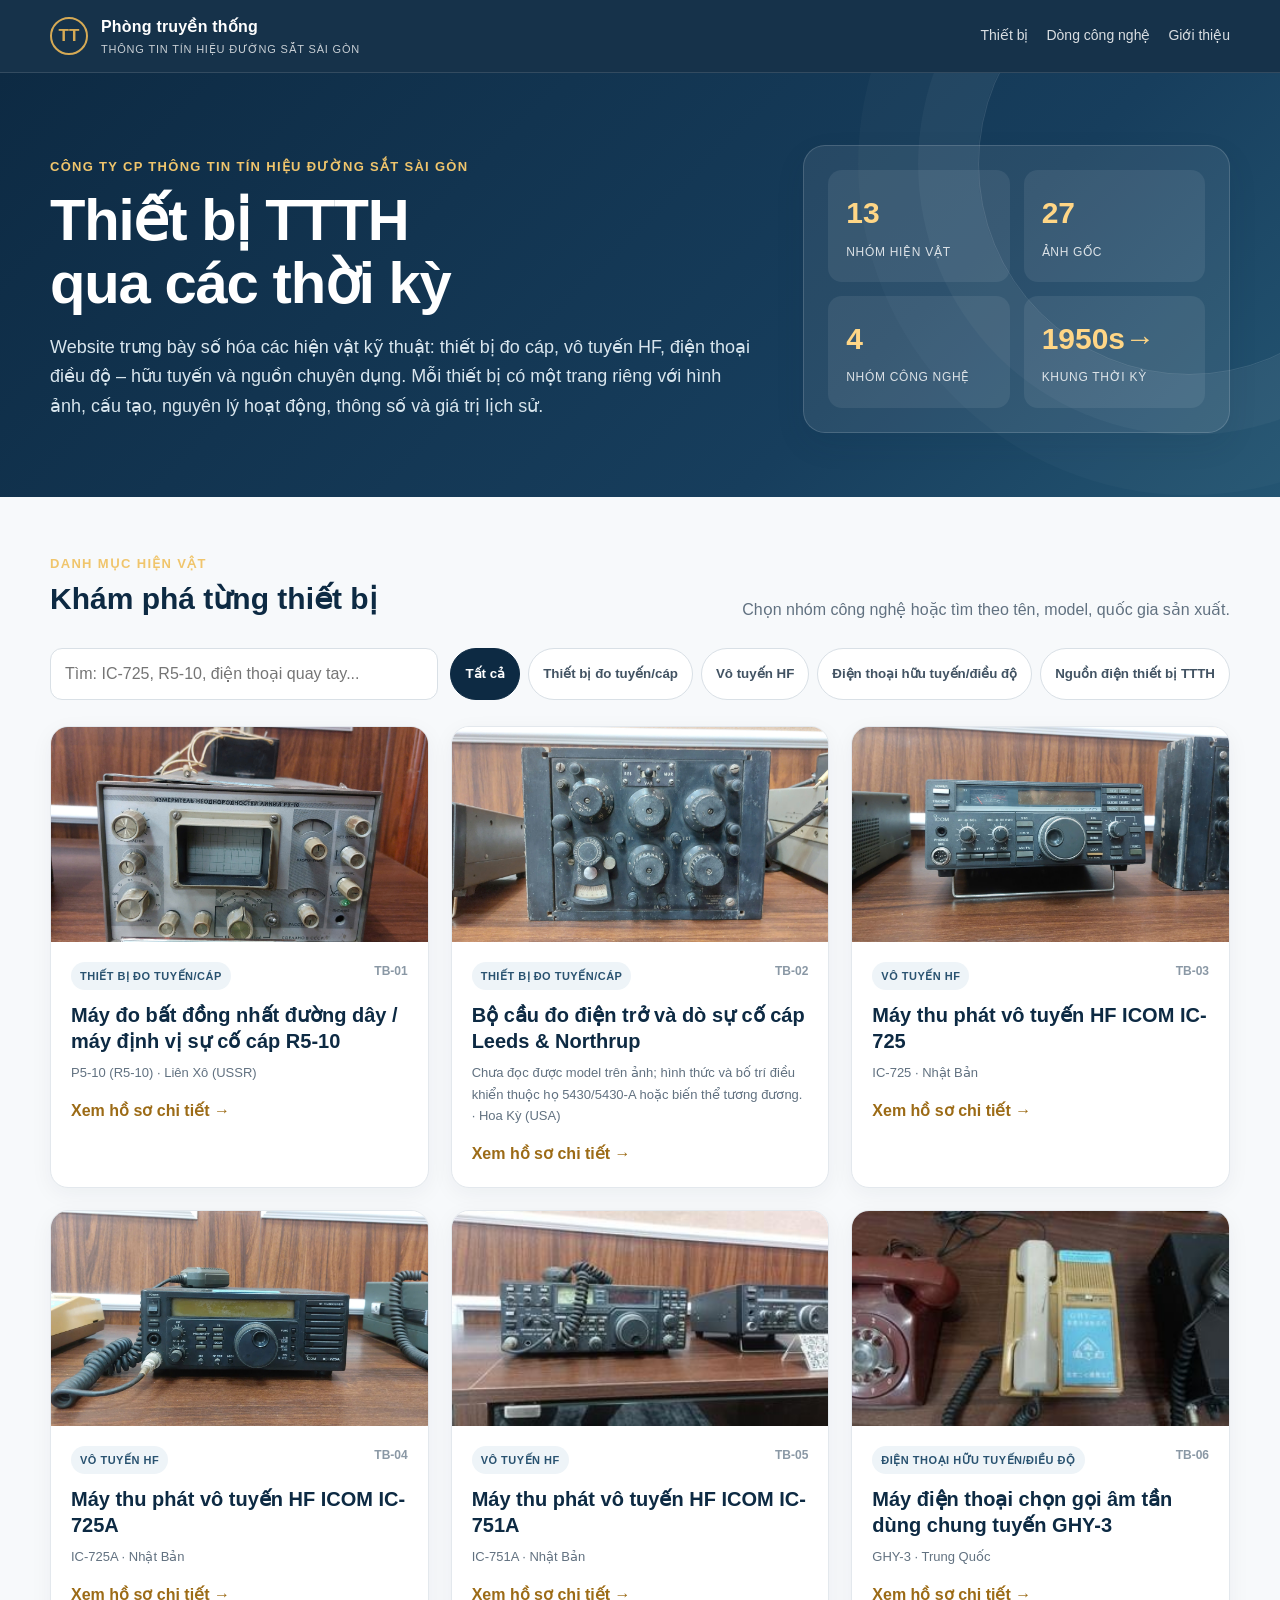
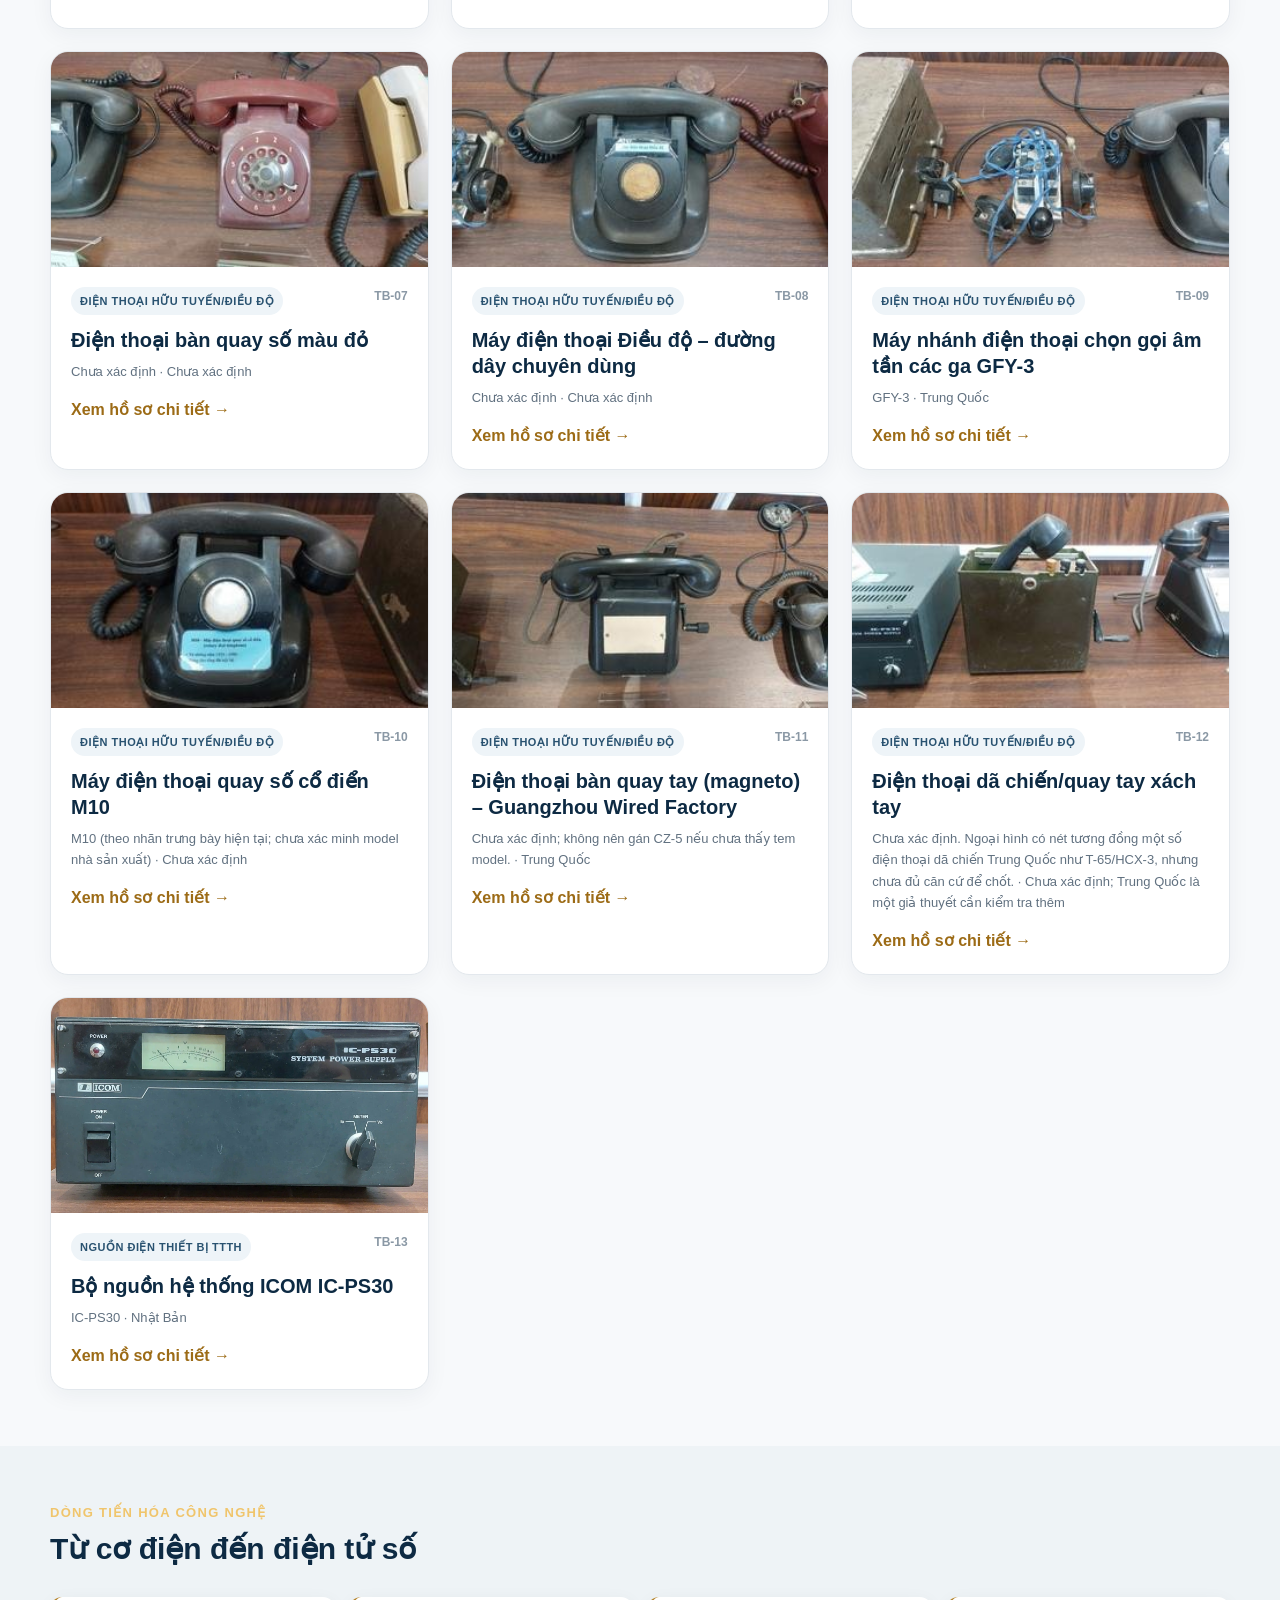
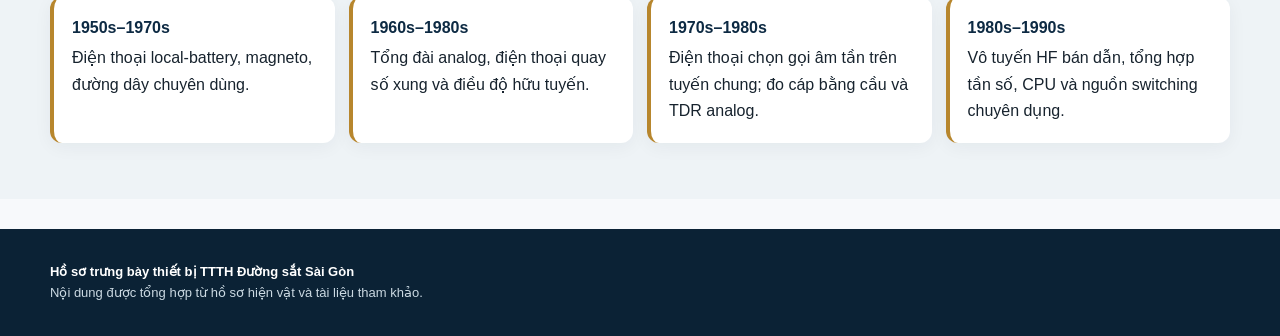
<file: index.html>
<!doctype html>
<html lang="vi">
  <head>
    <meta charset="utf-8" />
    <meta name="viewport" content="width=device-width,initial-scale=1" />
    <title>Thiết bị TTTH qua các thời kỳ – Phòng truyền thống</title>
    <meta
      name="description"
      content="Hồ sơ 13 nhóm thiết bị thông tin tín hiệu đường sắt qua các thời kỳ."
    />
    <link rel="stylesheet" href="assets/css/site.css" />
  </head>
  <body>
    <header class="site-header">
      <div class="container header-inner">
        <a class="brand" href="index.html"
          ><span class="brand-mark">TT</span
          ><span
            >Phòng truyền thống<small
              >Thông tin tín hiệu Đường sắt Sài Gòn</small
            ></span
          ></a
        >
        <nav class="nav">
          <a href="index.html#thiet-bi">Thiết bị</a
          ><a href="index.html#dong-thoi-gian">Dòng công nghệ</a
          ><a href="index.html#gioi-thieu">Giới thiệu</a>
        </nav>
      </div>
    </header>
    <main>
      <section class="hero" id="gioi-thieu">
        <div class="container hero-grid">
          <div>
            <div class="eyebrow">
              Công ty CP Thông tin Tín hiệu Đường sắt Sài Gòn
            </div>
            <h1>Thiết bị TTTH<br />qua các thời kỳ</h1>
            <p>
              Website trưng bày số hóa các hiện vật kỹ thuật: thiết bị đo cáp,
              vô tuyến HF, điện thoại điều độ – hữu tuyến và nguồn chuyên dụng.
              Mỗi thiết bị có một trang riêng với hình ảnh, cấu tạo, nguyên lý
              hoạt động, thông số và giá trị lịch sử.
            </p>
          </div>
          <div class="hero-panel">
            <div class="stats">
              <div class="stat"><b>13</b><span>Nhóm hiện vật</span></div>
              <div class="stat"><b>27</b><span>Ảnh gốc</span></div>
              <div class="stat"><b>4</b><span>Nhóm công nghệ</span></div>
              <div class="stat"><b>1950s→</b><span>Khung thời kỳ</span></div>
            </div>
          </div>
        </div>
      </section>
      <section class="section" id="thiet-bi">
        <div class="container">
          <div class="section-title">
            <div>
              <div class="eyebrow">Danh mục hiện vật</div>
              <h2>Khám phá từng thiết bị</h2>
            </div>
            <p>
              Chọn nhóm công nghệ hoặc tìm theo tên, model, quốc gia sản xuất.
            </p>
          </div>
          <div class="toolbar">
            <div class="search">
              <input
                id="searchDevices"
                type="search"
                placeholder="Tìm: IC-725, R5-10, điện thoại quay tay..."
              />
            </div>
            <div class="filters">
              <button class="filter-btn active" data-filter="all">Tất cả</button
              ><button class="filter-btn" data-filter="Thiết bị đo tuyến/cáp">
                Thiết bị đo tuyến/cáp</button
              ><button class="filter-btn" data-filter="Vô tuyến HF">
                Vô tuyến HF</button
              ><button
                class="filter-btn"
                data-filter="Điện thoại hữu tuyến/điều độ"
              >
                Điện thoại hữu tuyến/điều độ</button
              ><button
                class="filter-btn"
                data-filter="Nguồn điện thiết bị TTTH"
              >
                Nguồn điện thiết bị TTTH
              </button>
            </div>
          </div>
          <div class="grid">
            <article class="device-card" data-group="Thiết bị đo tuyến/cáp">
              <a href="thiet-bi/tb-01.html"
                ><div class="card-img">
                  <img
                    src="assets/images/devices/photo_01.jpg"
                    alt="Máy đo bất đồng nhất đường dây / máy định vị sự cố cáp R5-10"
                    loading="lazy"
                  />
                </div>
                <div class="card-body">
                  <span class="badge">Thiết bị đo tuyến/cáp</span
                  ><span class="code">TB-01</span>
                  <h3>
                    Máy đo bất đồng nhất đường dây / máy định vị sự cố cáp R5-10
                  </h3>
                  <div class="meta">Р5-10 (R5-10) · Liên Xô (USSR)</div>
                  <span class="card-link">Xem hồ sơ chi tiết →</span>
                </div></a
              >
            </article>
            <article class="device-card" data-group="Thiết bị đo tuyến/cáp">
              <a href="thiet-bi/tb-02.html"
                ><div class="card-img">
                  <img
                    src="assets/images/devices/photo_04.jpg"
                    alt="Bộ cầu đo điện trở và dò sự cố cáp Leeds &amp; Northrup"
                    loading="lazy"
                  />
                </div>
                <div class="card-body">
                  <span class="badge">Thiết bị đo tuyến/cáp</span
                  ><span class="code">TB-02</span>
                  <h3>
                    Bộ cầu đo điện trở và dò sự cố cáp Leeds &amp; Northrup
                  </h3>
                  <div class="meta">
                    Chưa đọc được model trên ảnh; hình thức và bố trí điều khiển
                    thuộc họ 5430/5430-A hoặc biến thể tương đương. · Hoa Kỳ
                    (USA)
                  </div>
                  <span class="card-link">Xem hồ sơ chi tiết →</span>
                </div></a
              >
            </article>
            <article class="device-card" data-group="Vô tuyến HF">
              <a href="thiet-bi/tb-03.html"
                ><div class="card-img">
                  <img
                    src="assets/images/devices/photo_06.jpg"
                    alt="Máy thu phát vô tuyến HF ICOM IC-725"
                    loading="lazy"
                  />
                </div>
                <div class="card-body">
                  <span class="badge">Vô tuyến HF</span
                  ><span class="code">TB-03</span>
                  <h3>Máy thu phát vô tuyến HF ICOM IC-725</h3>
                  <div class="meta">IC-725 · Nhật Bản</div>
                  <span class="card-link">Xem hồ sơ chi tiết →</span>
                </div></a
              >
            </article>
            <article class="device-card" data-group="Vô tuyến HF">
              <a href="thiet-bi/tb-04.html"
                ><div class="card-img">
                  <img
                    src="assets/images/devices/photo_07.jpg"
                    alt="Máy thu phát vô tuyến HF ICOM IC-725A"
                    loading="lazy"
                  />
                </div>
                <div class="card-body">
                  <span class="badge">Vô tuyến HF</span
                  ><span class="code">TB-04</span>
                  <h3>Máy thu phát vô tuyến HF ICOM IC-725A</h3>
                  <div class="meta">IC-725A · Nhật Bản</div>
                  <span class="card-link">Xem hồ sơ chi tiết →</span>
                </div></a
              >
            </article>
            <article class="device-card" data-group="Vô tuyến HF">
              <a href="thiet-bi/tb-05.html"
                ><div class="card-img">
                  <img
                    src="assets/images/devices/photo_08.jpg"
                    alt="Máy thu phát vô tuyến HF ICOM IC-751A"
                    loading="lazy"
                  />
                </div>
                <div class="card-body">
                  <span class="badge">Vô tuyến HF</span
                  ><span class="code">TB-05</span>
                  <h3>Máy thu phát vô tuyến HF ICOM IC-751A</h3>
                  <div class="meta">IC-751A · Nhật Bản</div>
                  <span class="card-link">Xem hồ sơ chi tiết →</span>
                </div></a
              >
            </article>
            <article
              class="device-card"
              data-group="Điện thoại hữu tuyến/điều độ"
            >
              <a href="thiet-bi/tb-06.html"
                ><div class="card-img">
                  <img
                    src="assets/images/devices/photo_11.jpg"
                    alt="Máy điện thoại chọn gọi âm tần dùng chung tuyến GHY-3"
                    loading="lazy"
                  />
                </div>
                <div class="card-body">
                  <span class="badge">Điện thoại hữu tuyến/điều độ</span
                  ><span class="code">TB-06</span>
                  <h3>Máy điện thoại chọn gọi âm tần dùng chung tuyến GHY-3</h3>
                  <div class="meta">GHY-3 · Trung Quốc</div>
                  <span class="card-link">Xem hồ sơ chi tiết →</span>
                </div></a
              >
            </article>
            <article
              class="device-card"
              data-group="Điện thoại hữu tuyến/điều độ"
            >
              <a href="thiet-bi/tb-07.html"
                ><div class="card-img">
                  <img
                    src="assets/images/devices/photo_12.jpg"
                    alt="Điện thoại bàn quay số màu đỏ"
                    loading="lazy"
                  />
                </div>
                <div class="card-body">
                  <span class="badge">Điện thoại hữu tuyến/điều độ</span
                  ><span class="code">TB-07</span>
                  <h3>Điện thoại bàn quay số màu đỏ</h3>
                  <div class="meta">Chưa xác định · Chưa xác định</div>
                  <span class="card-link">Xem hồ sơ chi tiết →</span>
                </div></a
              >
            </article>
            <article
              class="device-card"
              data-group="Điện thoại hữu tuyến/điều độ"
            >
              <a href="thiet-bi/tb-08.html"
                ><div class="card-img">
                  <img
                    src="assets/images/devices/photo_13.jpg"
                    alt="Máy điện thoại Điều độ – đường dây chuyên dùng"
                    loading="lazy"
                  />
                </div>
                <div class="card-body">
                  <span class="badge">Điện thoại hữu tuyến/điều độ</span
                  ><span class="code">TB-08</span>
                  <h3>Máy điện thoại Điều độ – đường dây chuyên dùng</h3>
                  <div class="meta">Chưa xác định · Chưa xác định</div>
                  <span class="card-link">Xem hồ sơ chi tiết →</span>
                </div></a
              >
            </article>
            <article
              class="device-card"
              data-group="Điện thoại hữu tuyến/điều độ"
            >
              <a href="thiet-bi/tb-09.html"
                ><div class="card-img">
                  <img
                    src="assets/images/devices/photo_14.jpg"
                    alt="Máy nhánh điện thoại chọn gọi âm tần các ga GFY-3"
                    loading="lazy"
                  />
                </div>
                <div class="card-body">
                  <span class="badge">Điện thoại hữu tuyến/điều độ</span
                  ><span class="code">TB-09</span>
                  <h3>Máy nhánh điện thoại chọn gọi âm tần các ga GFY-3</h3>
                  <div class="meta">GFY-3 · Trung Quốc</div>
                  <span class="card-link">Xem hồ sơ chi tiết →</span>
                </div></a
              >
            </article>
            <article
              class="device-card"
              data-group="Điện thoại hữu tuyến/điều độ"
            >
              <a href="thiet-bi/tb-10.html"
                ><div class="card-img">
                  <img
                    src="assets/images/devices/photo_16.jpg"
                    alt="Máy điện thoại quay số cổ điển M10"
                    loading="lazy"
                  />
                </div>
                <div class="card-body">
                  <span class="badge">Điện thoại hữu tuyến/điều độ</span
                  ><span class="code">TB-10</span>
                  <h3>Máy điện thoại quay số cổ điển M10</h3>
                  <div class="meta">
                    M10 (theo nhãn trưng bày hiện tại; chưa xác minh model nhà
                    sản xuất) · Chưa xác định
                  </div>
                  <span class="card-link">Xem hồ sơ chi tiết →</span>
                </div></a
              >
            </article>
            <article
              class="device-card"
              data-group="Điện thoại hữu tuyến/điều độ"
            >
              <a href="thiet-bi/tb-11.html"
                ><div class="card-img">
                  <img
                    src="assets/images/devices/photo_18.jpg"
                    alt="Điện thoại bàn quay tay (magneto) – Guangzhou Wired Factory"
                    loading="lazy"
                  />
                </div>
                <div class="card-body">
                  <span class="badge">Điện thoại hữu tuyến/điều độ</span
                  ><span class="code">TB-11</span>
                  <h3>
                    Điện thoại bàn quay tay (magneto) – Guangzhou Wired Factory
                  </h3>
                  <div class="meta">
                    Chưa xác định; không nên gán CZ-5 nếu chưa thấy tem model. ·
                    Trung Quốc
                  </div>
                  <span class="card-link">Xem hồ sơ chi tiết →</span>
                </div></a
              >
            </article>
            <article
              class="device-card"
              data-group="Điện thoại hữu tuyến/điều độ"
            >
              <a href="thiet-bi/tb-12.html"
                ><div class="card-img">
                  <img
                    src="assets/images/devices/photo_20.jpg"
                    alt="Điện thoại dã chiến/quay tay xách tay"
                    loading="lazy"
                  />
                </div>
                <div class="card-body">
                  <span class="badge">Điện thoại hữu tuyến/điều độ</span
                  ><span class="code">TB-12</span>
                  <h3>Điện thoại dã chiến/quay tay xách tay</h3>
                  <div class="meta">
                    Chưa xác định. Ngoại hình có nét tương đồng một số điện
                    thoại dã chiến Trung Quốc như T-65/HCX-3, nhưng chưa đủ căn
                    cứ để chốt. · Chưa xác định; Trung Quốc là một giả thuyết
                    cần kiểm tra thêm
                  </div>
                  <span class="card-link">Xem hồ sơ chi tiết →</span>
                </div></a
              >
            </article>
            <article class="device-card" data-group="Nguồn điện thiết bị TTTH">
              <a href="thiet-bi/tb-13.html"
                ><div class="card-img">
                  <img
                    src="assets/images/devices/photo_23.jpg"
                    alt="Bộ nguồn hệ thống ICOM IC-PS30"
                    loading="lazy"
                  />
                </div>
                <div class="card-body">
                  <span class="badge">Nguồn điện thiết bị TTTH</span
                  ><span class="code">TB-13</span>
                  <h3>Bộ nguồn hệ thống ICOM IC-PS30</h3>
                  <div class="meta">IC-PS30 · Nhật Bản</div>
                  <span class="card-link">Xem hồ sơ chi tiết →</span>
                </div></a
              >
            </article>
          </div>
          <div class="empty">Không tìm thấy thiết bị phù hợp.</div>
        </div>
      </section>
      <section class="section" id="dong-thoi-gian" style="background: #eef3f6">
        <div class="container">
          <div class="section-title">
            <div>
              <div class="eyebrow">Dòng tiến hóa công nghệ</div>
              <h2>Từ cơ điện đến điện tử số</h2>
            </div>
          </div>
          <div class="timeline">
            <div class="timeline-item">
              <b>1950s–1970s</b>Điện thoại local-battery, magneto, đường dây
              chuyên dùng.
            </div>
            <div class="timeline-item">
              <b>1960s–1980s</b>Tổng đài analog, điện thoại quay số xung và điều
              độ hữu tuyến.
            </div>
            <div class="timeline-item">
              <b>1970s–1980s</b>Điện thoại chọn gọi âm tần trên tuyến chung; đo
              cáp bằng cầu và TDR analog.
            </div>
            <div class="timeline-item">
              <b>1980s–1990s</b>Vô tuyến HF bán dẫn, tổng hợp tần số, CPU và
              nguồn switching chuyên dụng.
            </div>
          </div>
        </div>
      </section>

    </main>
    <footer class="site-footer">
      <div class="container footer-inner">
        <div class="footer-note">
          <strong>Hồ sơ trưng bày thiết bị TTTH Đường sắt Sài Gòn</strong
          ><br />Nội dung được tổng hợp từ hồ sơ hiện vật và tài liệu tham khảo.
        </div>
      </div>
    </footer>
    <script src="assets/js/site.js"></script>
  </body>
</html>
</file>
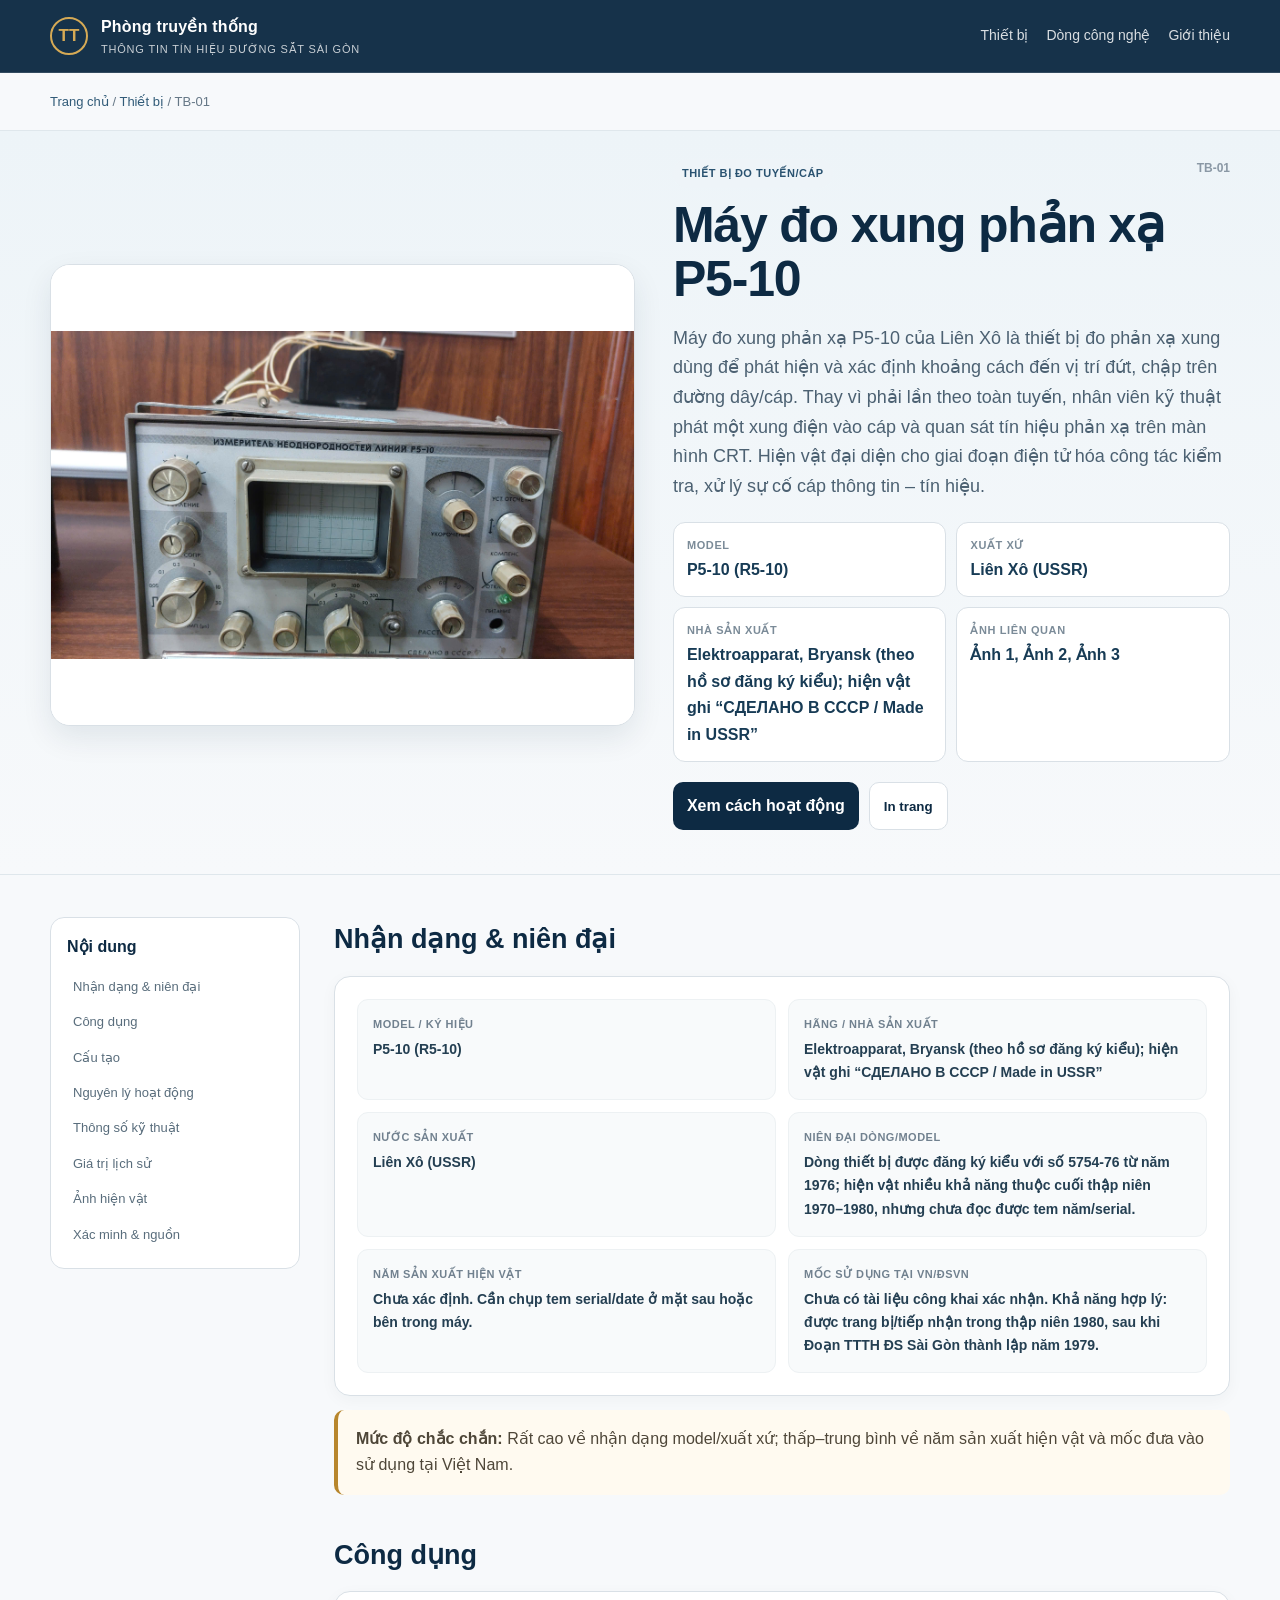
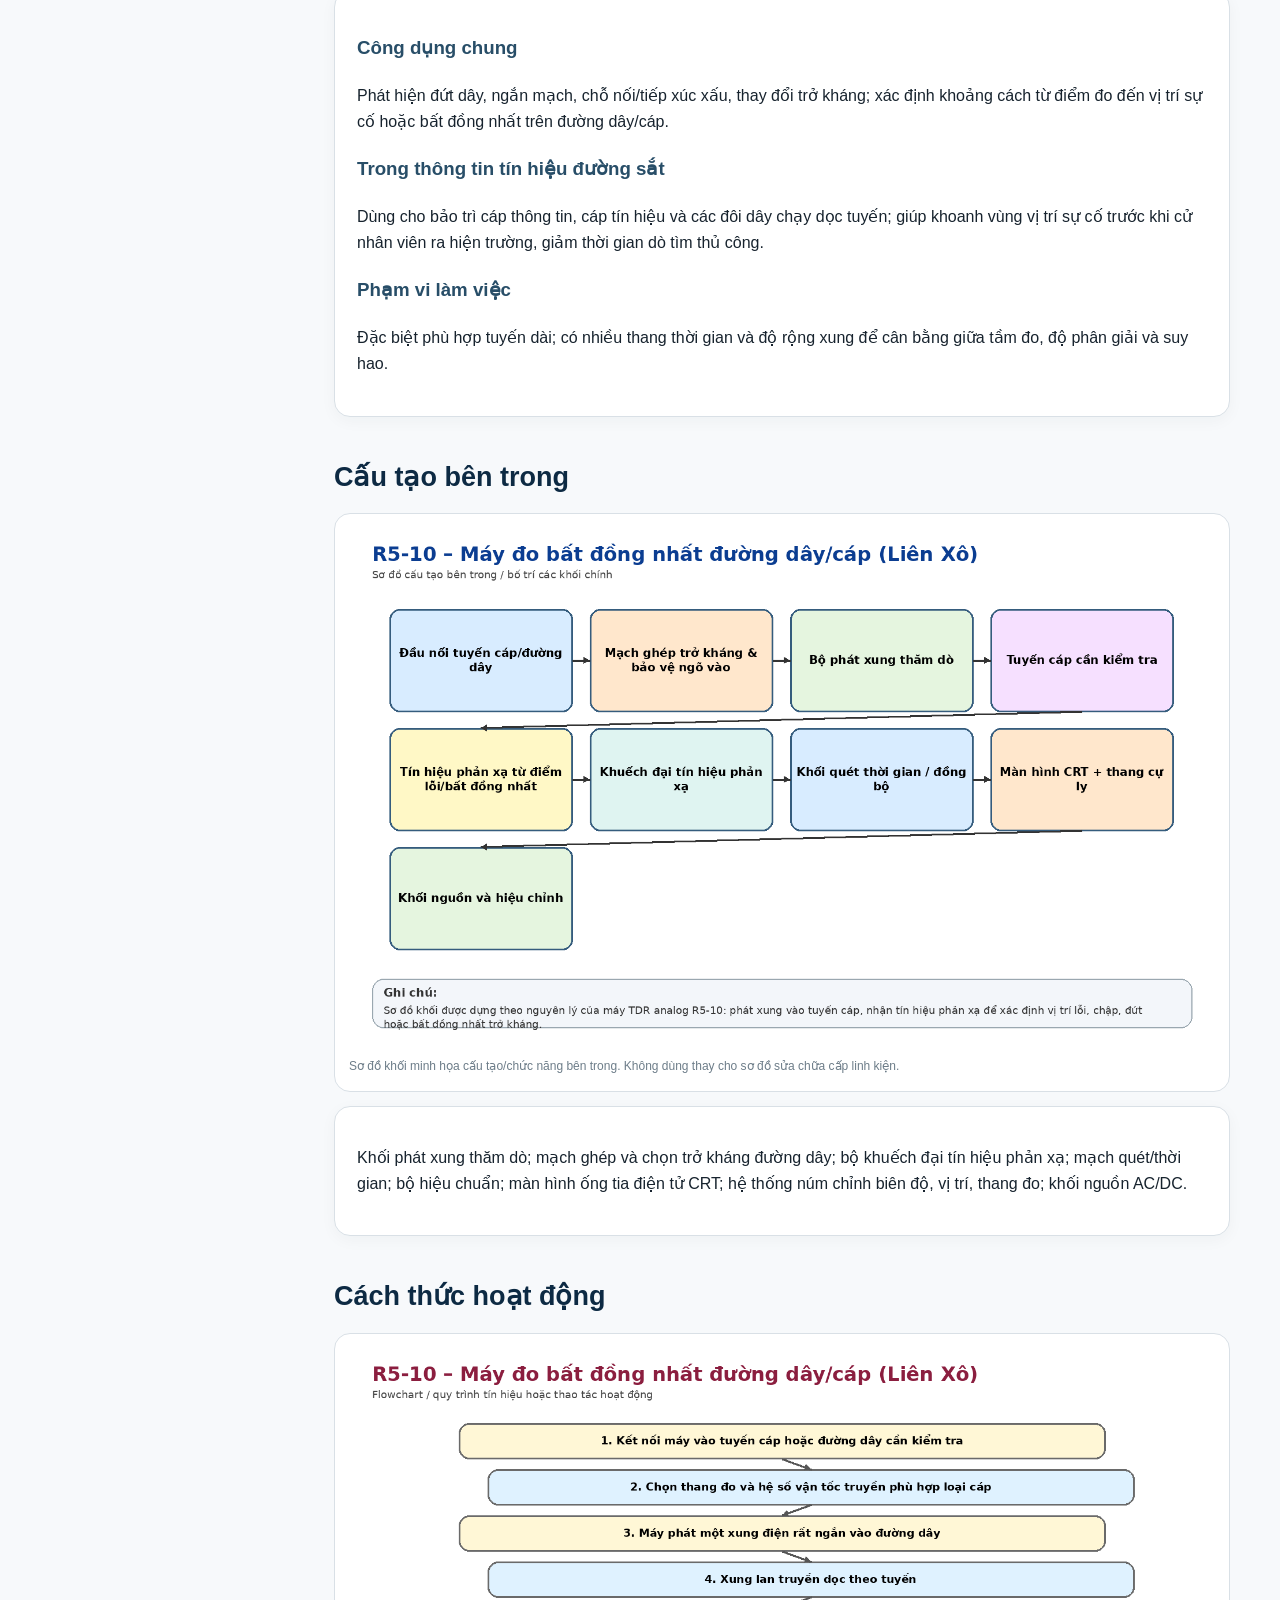
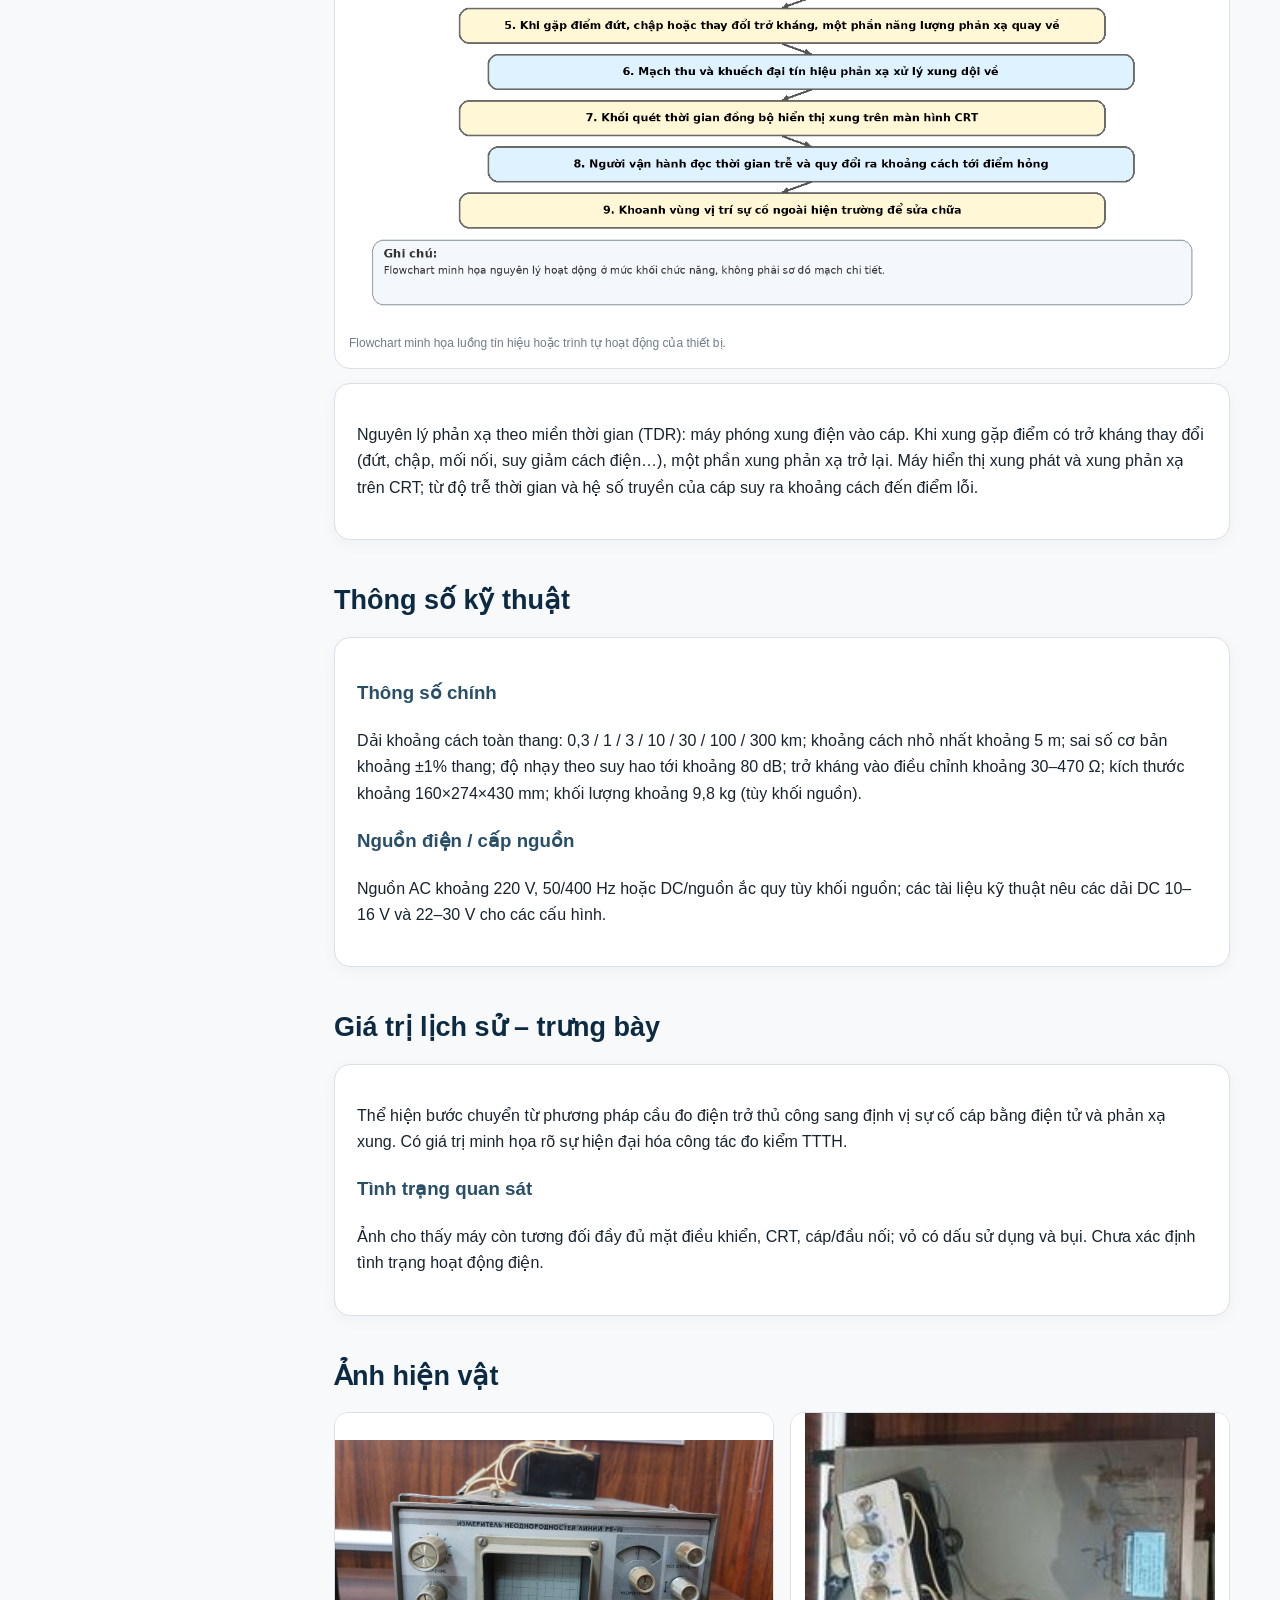
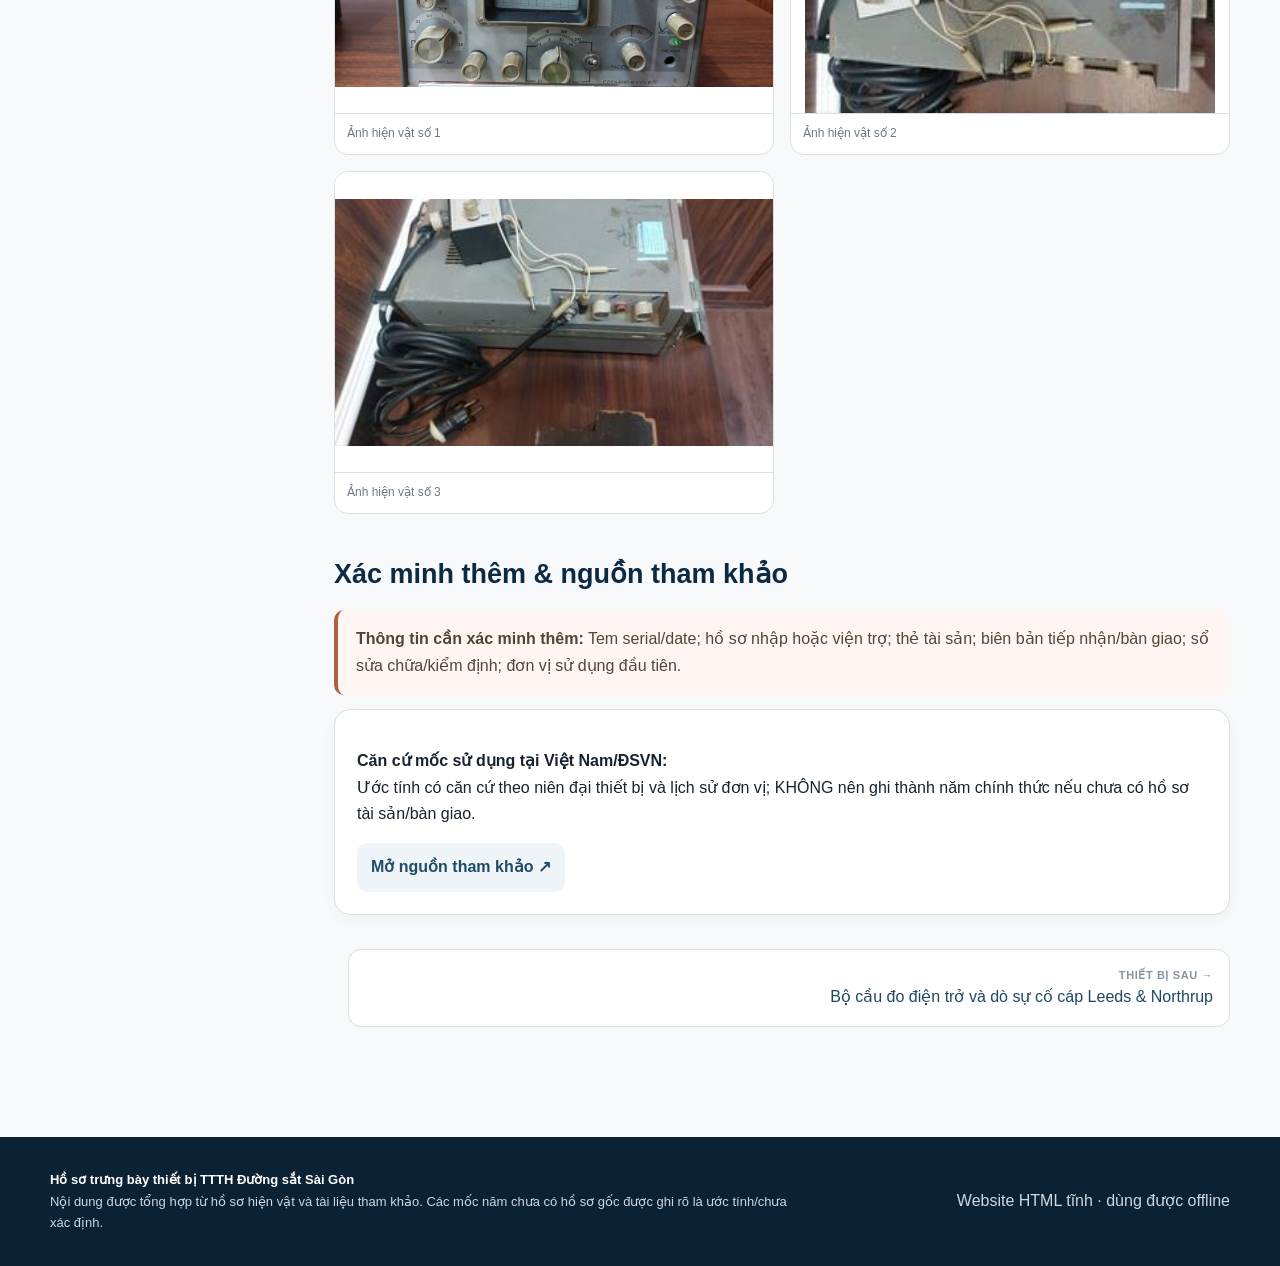
<file: thiet-bi/tb-01.html>
<!doctype html>
<html lang="vi">
  <head>
    <meta charset="utf-8" />
    <meta name="viewport" content="width=device-width,initial-scale=1" />
    <title>
      Máy đo xung phản xạ P5-10 – Hồ sơ hiện vật
    </title>
    <meta
      name="description"
      content="Hồ sơ chi tiết Máy đo bất đồng nhất đường dây / máy định vị sự cố cáp R5-10: xuất xứ, niên đại, cấu tạo, nguyên lý và công dụng."
    />
    <link rel="stylesheet" href="../assets/css/site.css" />
  </head>
  <body>
    <header class="site-header">
      <div class="container header-inner">
        <a class="brand" href="../index.html"
          ><span class="brand-mark">TT</span
          ><span
            >Phòng truyền thống<small
              >Thông tin tín hiệu Đường sắt Sài Gòn</small
            ></span
          ></a
        >
        <nav class="nav">
          <a href="../index.html#thiet-bi">Thiết bị</a
          ><a href="../index.html#dong-thoi-gian">Dòng công nghệ</a
          ><a href="../index.html#gioi-thieu">Giới thiệu</a>
        </nav>
      </div>
    </header>
    <div class="container breadcrumb">
      <a href="../index.html">Trang chủ</a> /
      <a href="../index.html#thiet-bi">Thiết bị</a> / TB-01
    </div>
    <section class="detail-hero">
      <div class="container detail-grid">
        <div class="detail-photo">
          <img
            src="../assets/images/devices/photo_01.jpg"
            alt="Máy đo bất đồng nhất đường dây / máy định vị sự cố cáp R5-10"
          />
        </div>
        <div class="detail-info">
          <span class="badge">Thiết bị đo tuyến/cáp</span
          ><span class="code">TB-01</span>
          <h1>Máy đo xung phản xạ P5-10</h1>
          <p class="lead">
            Máy đo xung phản xạ P5-10 của Liên Xô là thiết bị đo phản xạ xung dùng để phát hiện
            và xác định khoảng cách đến vị trí đứt, chập trên
            đường dây/cáp. Thay vì phải lần theo toàn tuyến, nhân viên kỹ thuật
            phát một xung điện vào cáp và quan sát tín hiệu phản xạ trên màn
            hình CRT. Hiện vật đại diện cho giai đoạn điện tử hóa công tác kiểm
            tra, xử lý sự cố cáp thông tin – tín hiệu.
          </p>
          <div class="quick">
            <div><span>Model</span><b>Р5-10 (R5-10)</b></div>
            <div><span>Xuất xứ</span><b>Liên Xô (USSR)</b></div>
            <div>
              <span>Nhà sản xuất</span
              ><b
                >Elektroapparat, Bryansk (theo hồ sơ đăng ký kiểu); hiện vật ghi
                “СДЕЛАНО В СССР / Made in USSR”</b
              >
            </div>
            <div><span>Ảnh liên quan</span><b>Ảnh 1, Ảnh 2, Ảnh 3</b></div>
          </div>
          <div class="actions">
            <a class="btn" href="#nguyen-ly">Xem cách hoạt động</a
            ><button class="btn secondary" onclick="window.print()">
              In trang
            </button>
          </div>
        </div>
      </div>
    </section>
    <div class="detail-content">
      <div class="container content-layout">
        <aside class="toc">
          <b>Nội dung</b><a href="#nhan-dang">Nhận dạng & niên đại</a
          ><a href="#cong-dung">Công dụng</a><a href="#cau-tao">Cấu tạo</a
          ><a href="#nguyen-ly">Nguyên lý hoạt động</a
          ><a href="#thong-so">Thông số kỹ thuật</a
          ><a href="#lich-su">Giá trị lịch sử</a><a href="#anh">Ảnh hiện vật</a
          ><a href="#xac-minh">Xác minh & nguồn</a>
        </aside>
        <article class="article">
          <section id="nhan-dang">
            <h2>Nhận dạng & niên đại</h2>
            <div class="info-card">
              <div class="facts">
                <div class="fact">
                  <span>Model / ký hiệu</span><b>Р5-10 (R5-10)</b>
                </div>
                <div class="fact">
                  <span>Hãng / nhà sản xuất</span
                  ><b
                    >Elektroapparat, Bryansk (theo hồ sơ đăng ký kiểu); hiện vật
                    ghi “СДЕЛАНО В СССР / Made in USSR”</b
                  >
                </div>
                <div class="fact">
                  <span>Nước sản xuất</span><b>Liên Xô (USSR)</b>
                </div>
                <div class="fact">
                  <span>Niên đại dòng/model</span
                  ><b
                    >Dòng thiết bị được đăng ký kiểu với số 5754-76 từ năm 1976;
                    hiện vật nhiều khả năng thuộc cuối thập niên 1970–1980,
                    nhưng chưa đọc được tem năm/serial.</b
                  >
                </div>
                <div class="fact">
                  <span>Năm sản xuất hiện vật</span
                  ><b
                    >Chưa xác định. Cần chụp tem serial/date ở mặt sau hoặc bên
                    trong máy.</b
                  >
                </div>
                <div class="fact">
                  <span>Mốc sử dụng tại VN/ĐSVN</span
                  ><b
                    >Chưa có tài liệu công khai xác nhận. Khả năng hợp lý: được
                    trang bị/tiếp nhận trong thập niên 1980, sau khi Đoạn TTTH
                    ĐS Sài Gòn thành lập năm 1979.</b
                  >
                </div>
              </div>
            </div>
            <div class="callout" style="margin-top: 14px">
              <strong>Mức độ chắc chắn:</strong> Rất cao về nhận dạng model/xuất
              xứ; thấp–trung bình về năm sản xuất hiện vật và mốc đưa vào sử
              dụng tại Việt Nam.
            </div>
          </section>
          <section id="cong-dung">
            <h2>Công dụng</h2>
            <div class="info-card">
              <h3>Công dụng chung</h3>
              <p class="prose">
                Phát hiện đứt dây, ngắn mạch, chỗ nối/tiếp xúc xấu, thay đổi trở
                kháng; xác định khoảng cách từ điểm đo đến vị trí sự cố hoặc bất
                đồng nhất trên đường dây/cáp.
              </p>
              <h3>Trong thông tin tín hiệu đường sắt</h3>
              <p class="prose">
                Dùng cho bảo trì cáp thông tin, cáp tín hiệu và các đôi dây chạy
                dọc tuyến; giúp khoanh vùng vị trí sự cố trước khi cử nhân viên
                ra hiện trường, giảm thời gian dò tìm thủ công.
              </p>
              <h3>Phạm vi làm việc</h3>
              <p class="prose">
                Đặc biệt phù hợp tuyến dài; có nhiều thang thời gian và độ rộng
                xung để cân bằng giữa tầm đo, độ phân giải và suy hao.
              </p>
            </div>
          </section>
          <section id="cau-tao">
            <h2>Cấu tạo bên trong</h2>
            <div class="diagram">
              <img
                src="../assets/images/diagrams/struct_01.png"
                alt="Sơ đồ cấu tạo Máy đo bất đồng nhất đường dây / máy định vị sự cố cáp R5-10"
                loading="lazy"
              />
              <div class="caption">
                Sơ đồ khối minh họa cấu tạo/chức năng bên trong. Không dùng thay
                cho sơ đồ sửa chữa cấp linh kiện.
              </div>
            </div>
            <div class="info-card" style="margin-top: 14px">
              <p class="prose">
                Khối phát xung thăm dò; mạch ghép và chọn trở kháng đường dây;
                bộ khuếch đại tín hiệu phản xạ; mạch quét/thời gian; bộ hiệu
                chuẩn; màn hình ống tia điện tử CRT; hệ thống núm chỉnh biên độ,
                vị trí, thang đo; khối nguồn AC/DC.
              </p>
            </div>
          </section>
          <section id="nguyen-ly">
            <h2>Cách thức hoạt động</h2>
            <div class="diagram">
              <img
                src="../assets/images/diagrams/flow_01.png"
                alt="Flowchart nguyên lý hoạt động Máy đo bất đồng nhất đường dây / máy định vị sự cố cáp R5-10"
                loading="lazy"
              />
              <div class="caption">
                Flowchart minh họa luồng tín hiệu hoặc trình tự hoạt động của
                thiết bị.
              </div>
            </div>
            <div class="info-card" style="margin-top: 14px">
              <p class="prose">
                Nguyên lý phản xạ theo miền thời gian (TDR): máy phóng xung điện
                vào cáp. Khi xung gặp điểm có trở kháng thay đổi (đứt, chập, mối
                nối, suy giảm cách điện…), một phần xung phản xạ trở lại. Máy
                hiển thị xung phát và xung phản xạ trên CRT; từ độ trễ thời gian
                và hệ số truyền của cáp suy ra khoảng cách đến điểm lỗi.
              </p>
            </div>
          </section>
          <section id="thong-so">
            <h2>Thông số kỹ thuật</h2>
            <div class="info-card">
              <h3>Thông số chính</h3>
              <p class="prose">
                Dải khoảng cách toàn thang: 0,3 / 1 / 3 / 10 / 30 / 100 / 300
                km; khoảng cách nhỏ nhất khoảng 5 m; sai số cơ bản khoảng ±1%
                thang; độ nhạy theo suy hao tới khoảng 80 dB; trở kháng vào điều
                chỉnh khoảng 30–470 Ω; kích thước khoảng 160×274×430 mm; khối
                lượng khoảng 9,8 kg (tùy khối nguồn).
              </p>
              <h3>Nguồn điện / cấp nguồn</h3>
              <p class="prose">
                Nguồn AC khoảng 220 V, 50/400 Hz hoặc DC/nguồn ắc quy tùy khối
                nguồn; các tài liệu kỹ thuật nêu các dải DC 10–16 V và 22–30 V
                cho các cấu hình.
              </p>
            </div>
          </section>
          <section id="lich-su">
            <h2>Giá trị lịch sử – trưng bày</h2>
            <div class="info-card">
              <p>
                Thể hiện bước chuyển từ phương pháp cầu đo điện trở thủ công
                sang định vị sự cố cáp bằng điện tử và phản xạ xung. Có giá trị
                minh họa rõ sự hiện đại hóa công tác đo kiểm TTTH.
              </p>
              <h3>Tình trạng quan sát</h3>
              <p>
                Ảnh cho thấy máy còn tương đối đầy đủ mặt điều khiển, CRT,
                cáp/đầu nối; vỏ có dấu sử dụng và bụi. Chưa xác định tình trạng
                hoạt động điện.
              </p>
            </div>
          </section>
          <section id="anh">
            <h2>Ảnh hiện vật</h2>
            <div class="gallery">
              <figure class="gallery-item">
                <img
                  src="../assets/images/devices/photo_01.jpg"
                  alt="Máy đo bất đồng nhất đường dây / máy định vị sự cố cáp R5-10 – ảnh 1"
                  loading="lazy"
                />
                <figcaption>Ảnh hiện vật số 1</figcaption>
              </figure>
              <figure class="gallery-item">
                <img
                  src="../assets/images/devices/photo_02.jpg"
                  alt="Máy đo bất đồng nhất đường dây / máy định vị sự cố cáp R5-10 – ảnh 2"
                  loading="lazy"
                />
                <figcaption>Ảnh hiện vật số 2</figcaption>
              </figure>
              <figure class="gallery-item">
                <img
                  src="../assets/images/devices/photo_03.jpg"
                  alt="Máy đo bất đồng nhất đường dây / máy định vị sự cố cáp R5-10 – ảnh 3"
                  loading="lazy"
                />
                <figcaption>Ảnh hiện vật số 3</figcaption>
              </figure>
            </div>
          </section>
          <section id="xac-minh">
            <h2>Xác minh thêm & nguồn tham khảo</h2>
            <div class="callout verify">
              <strong>Thông tin cần xác minh thêm:</strong> Tem serial/date; hồ
              sơ nhập hoặc viện trợ; thẻ tài sản; biên bản tiếp nhận/bàn giao;
              sổ sửa chữa/kiểm định; đơn vị sử dụng đầu tiên.
            </div>
            <div class="info-card" style="margin-top: 14px">
              <p>
                <strong>Căn cứ mốc sử dụng tại Việt Nam/ĐSVN:</strong><br />Ước
                tính có căn cứ theo niên đại thiết bị và lịch sử đơn vị; KHÔNG
                nên ghi thành năm chính thức nếu chưa có hồ sơ tài sản/bàn giao.
              </p>
              <a
                class="source-link"
                href="https://www.electronpribor.ru/catalog/237/r5-10.htm"
                target="_blank"
                rel="noopener"
                >Mở nguồn tham khảo ↗</a
              >
            </div>
            <div class="pager">
              <span></span
              ><a href="tb-02.html"
                ><span class="label-small">Thiết bị sau →</span>Bộ cầu đo điện
                trở và dò sự cố cáp Leeds &amp; Northrup</a
              >
            </div>
          </section>
        </article>
      </div>
    </div>
    <footer class="site-footer">
      <div class="container footer-inner">
        <div class="footer-note">
          <strong>Hồ sơ trưng bày thiết bị TTTH Đường sắt Sài Gòn</strong
          ><br />Nội dung được tổng hợp từ hồ sơ hiện vật và tài liệu tham khảo.
          Các mốc năm chưa có hồ sơ gốc được ghi rõ là ước tính/chưa xác định.
        </div>
        <div>Website HTML tĩnh · dùng được offline</div>
      </div>
    </footer>
  </body>
</html>
</file>
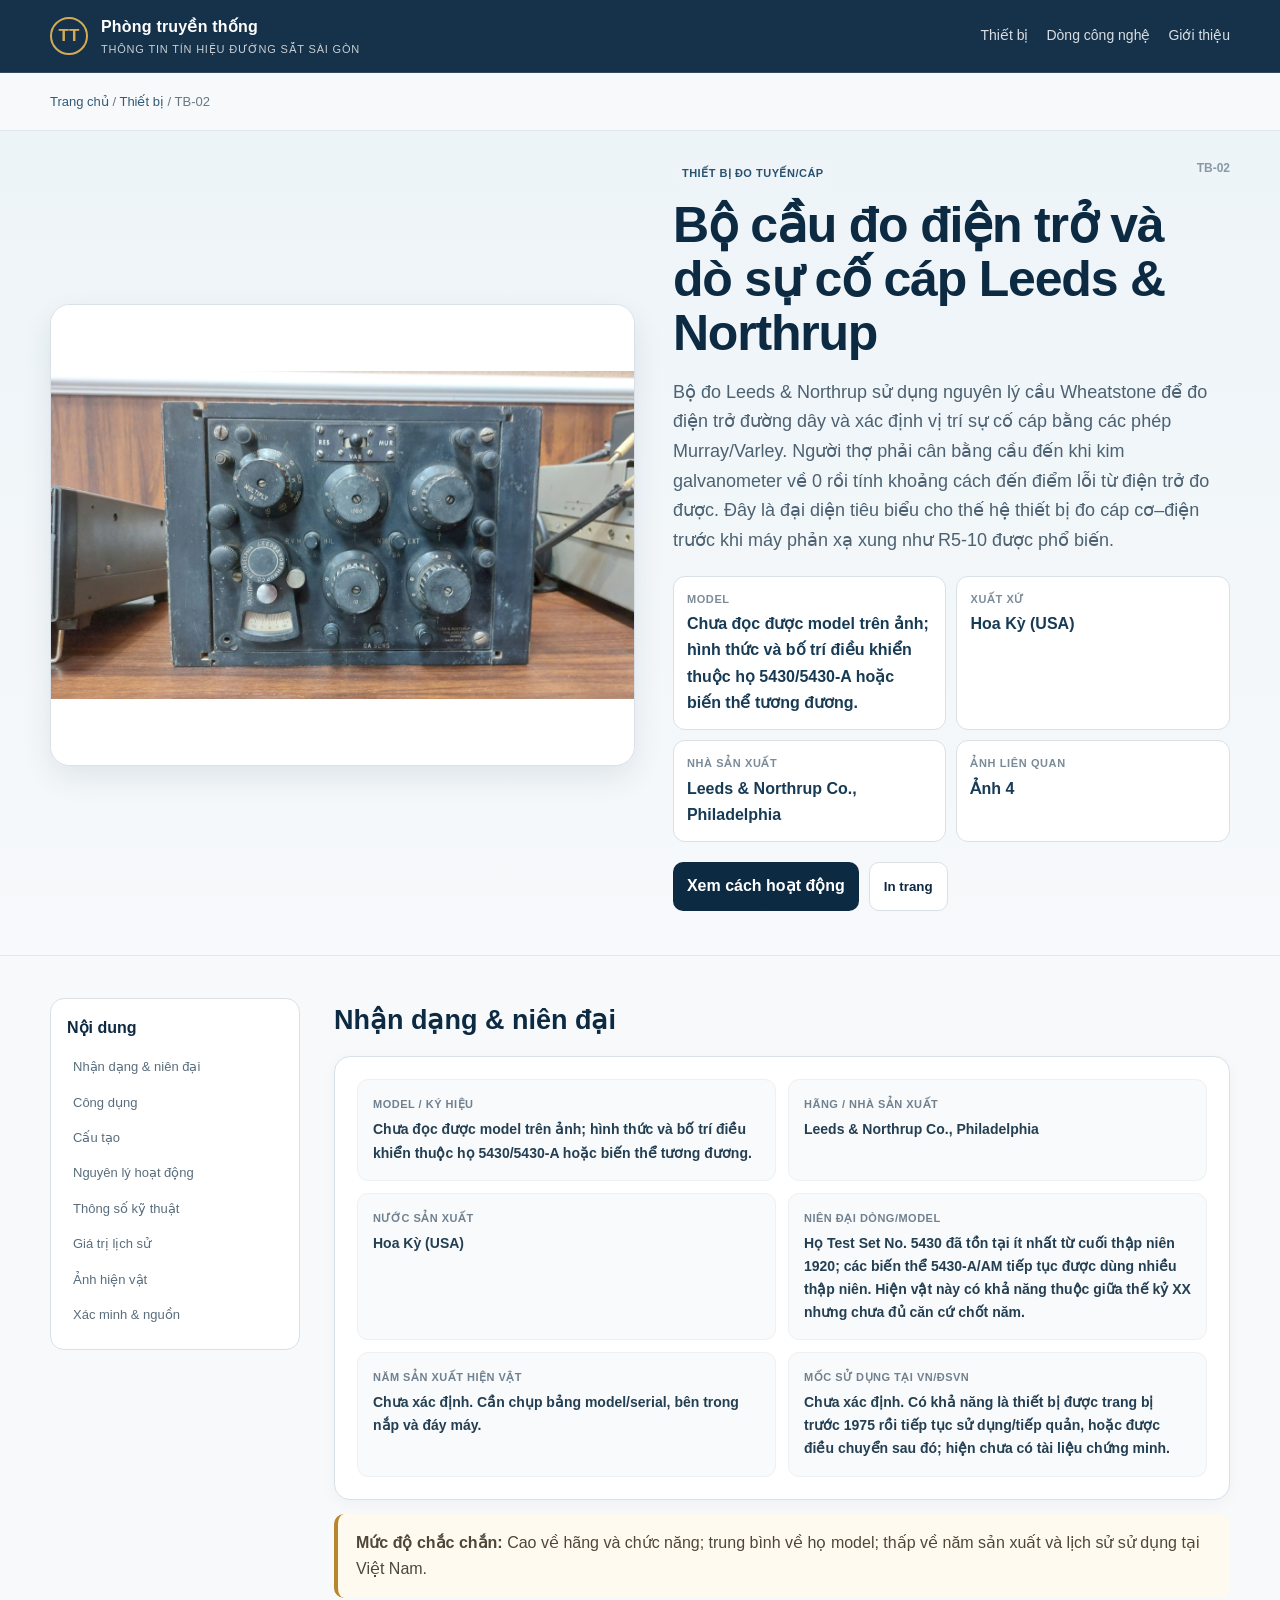
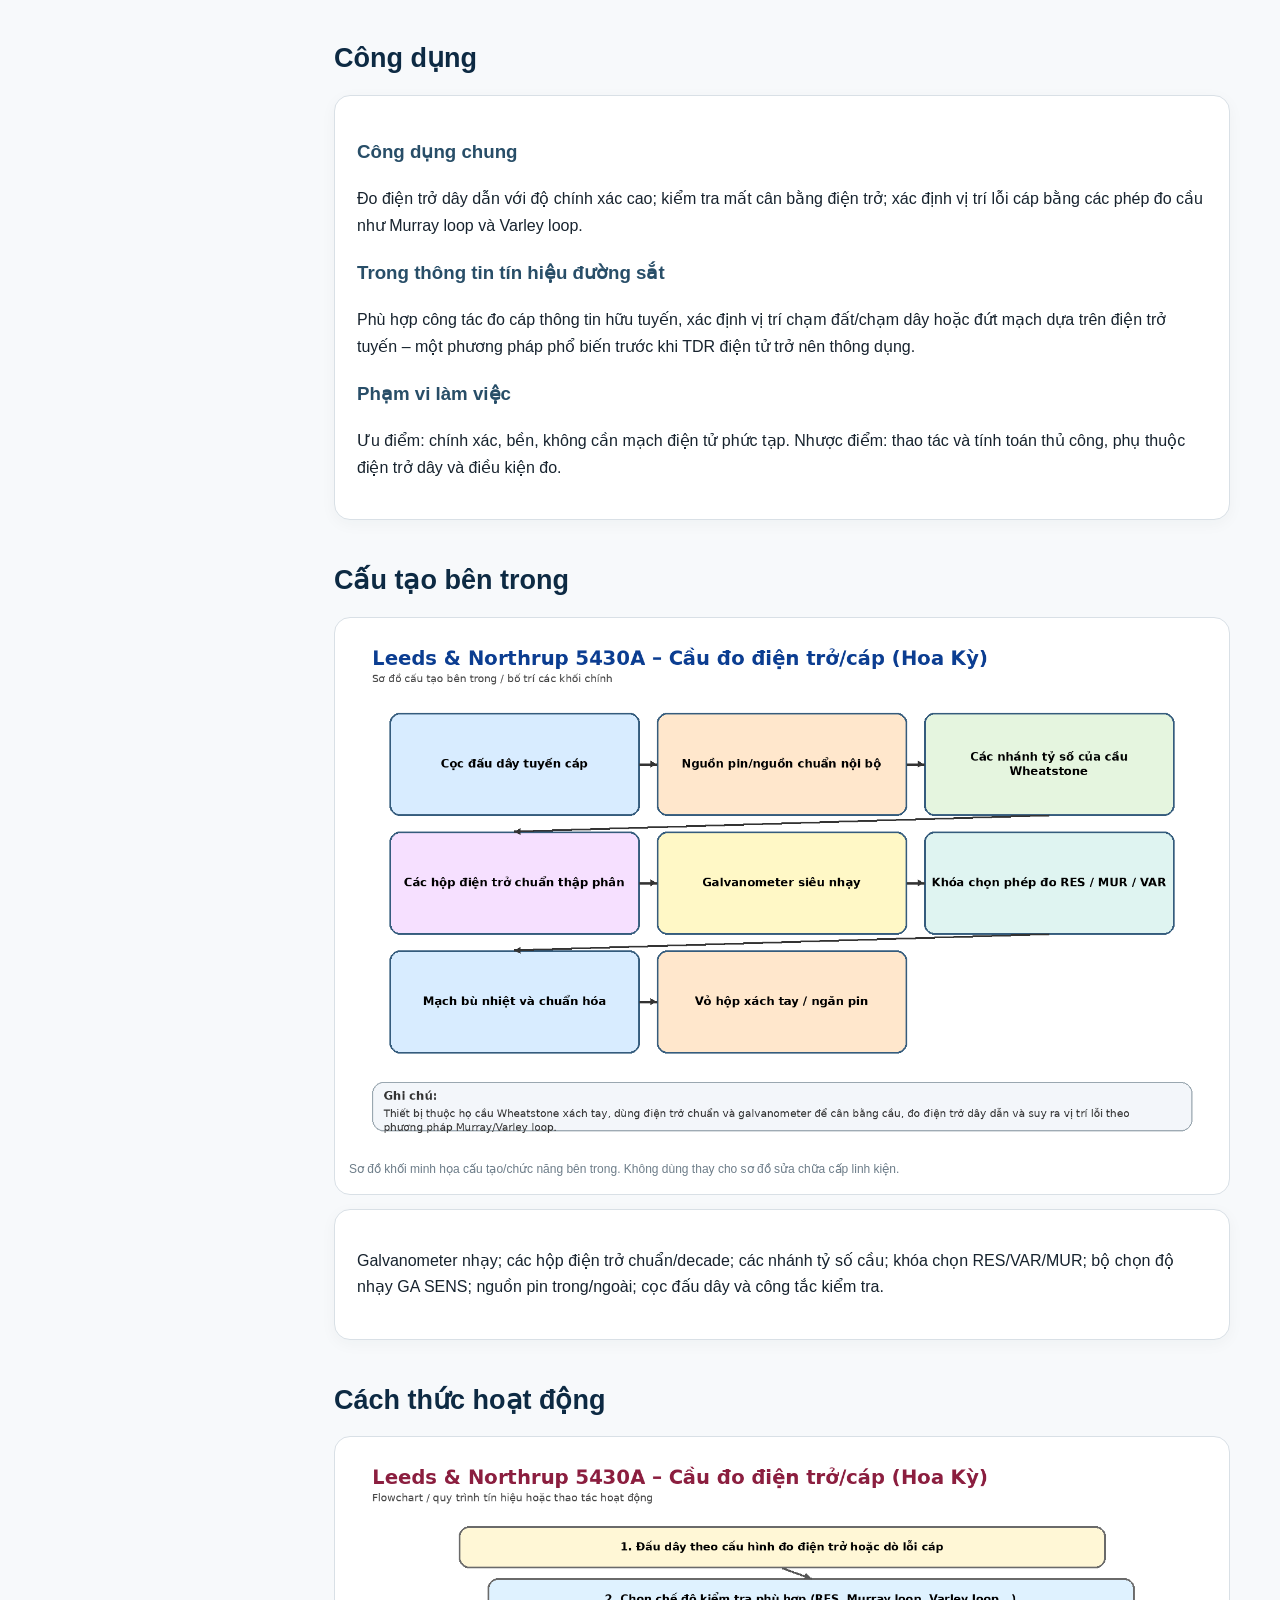
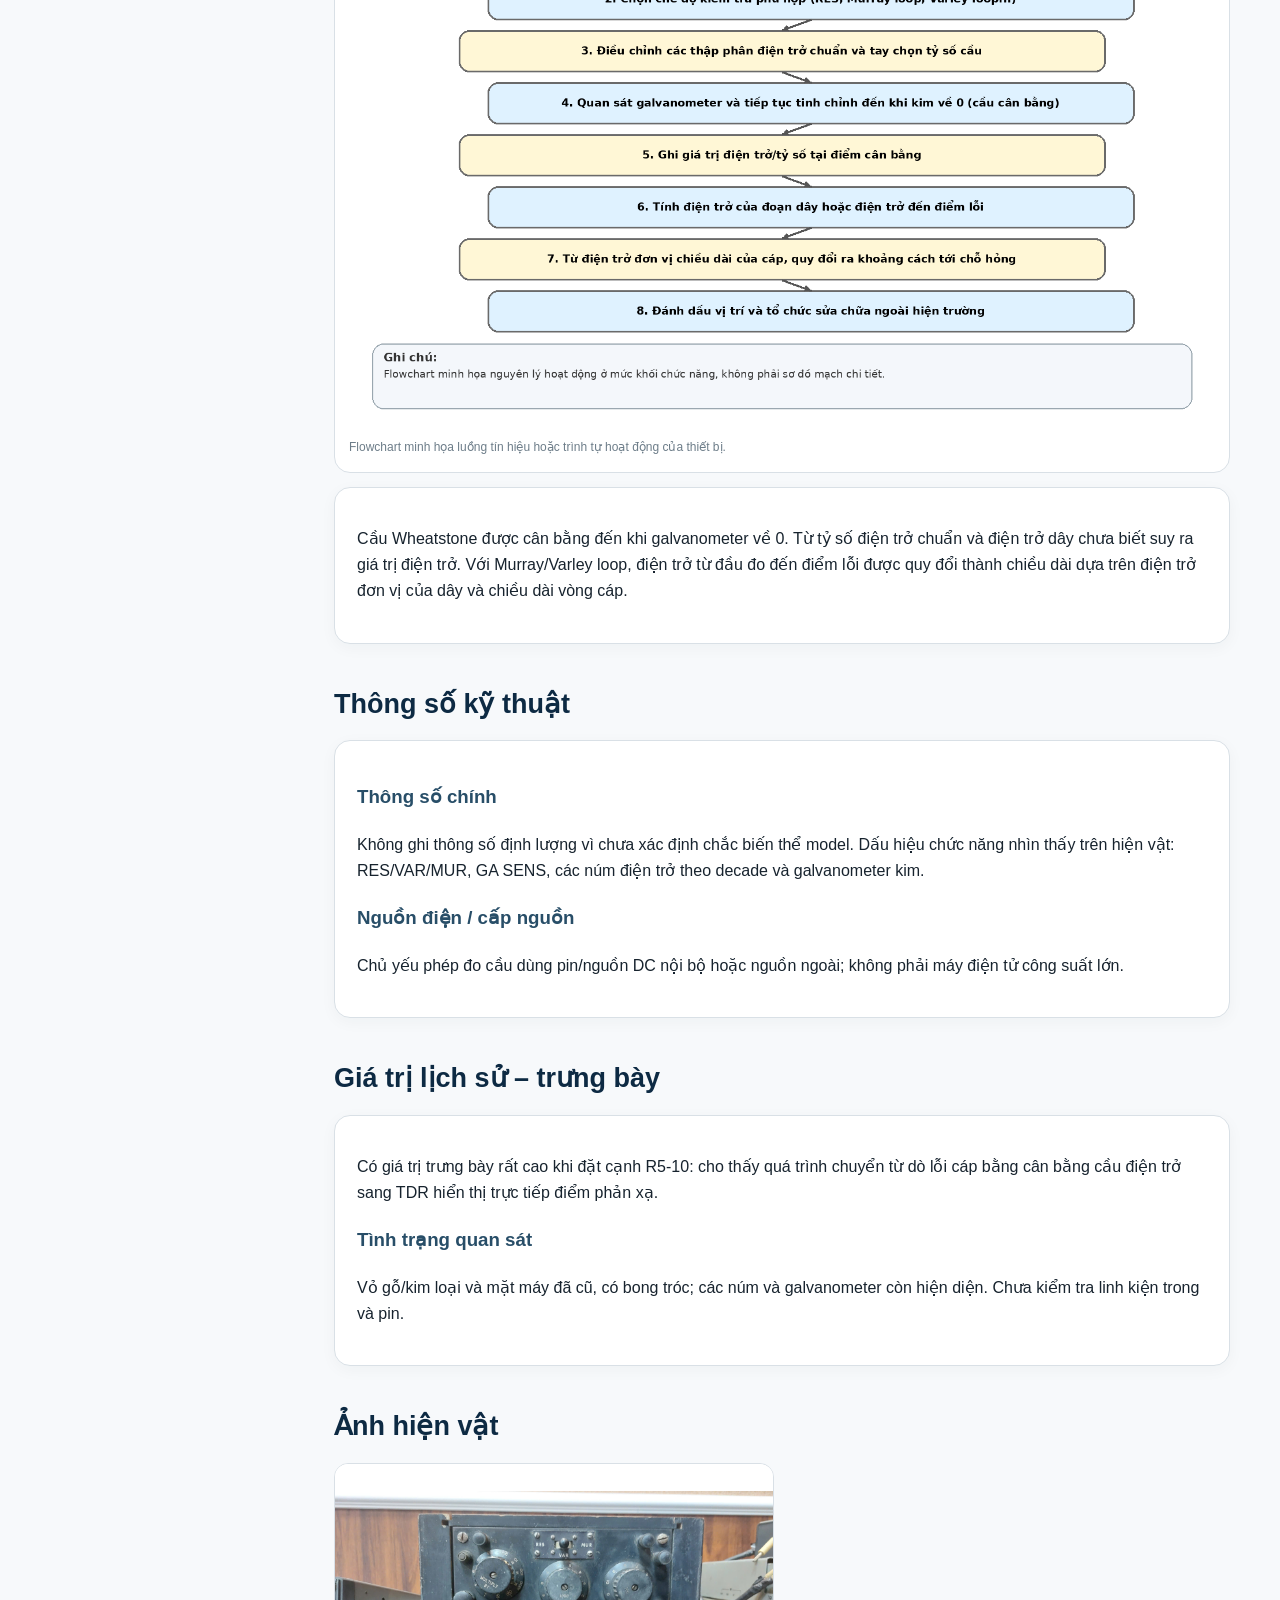
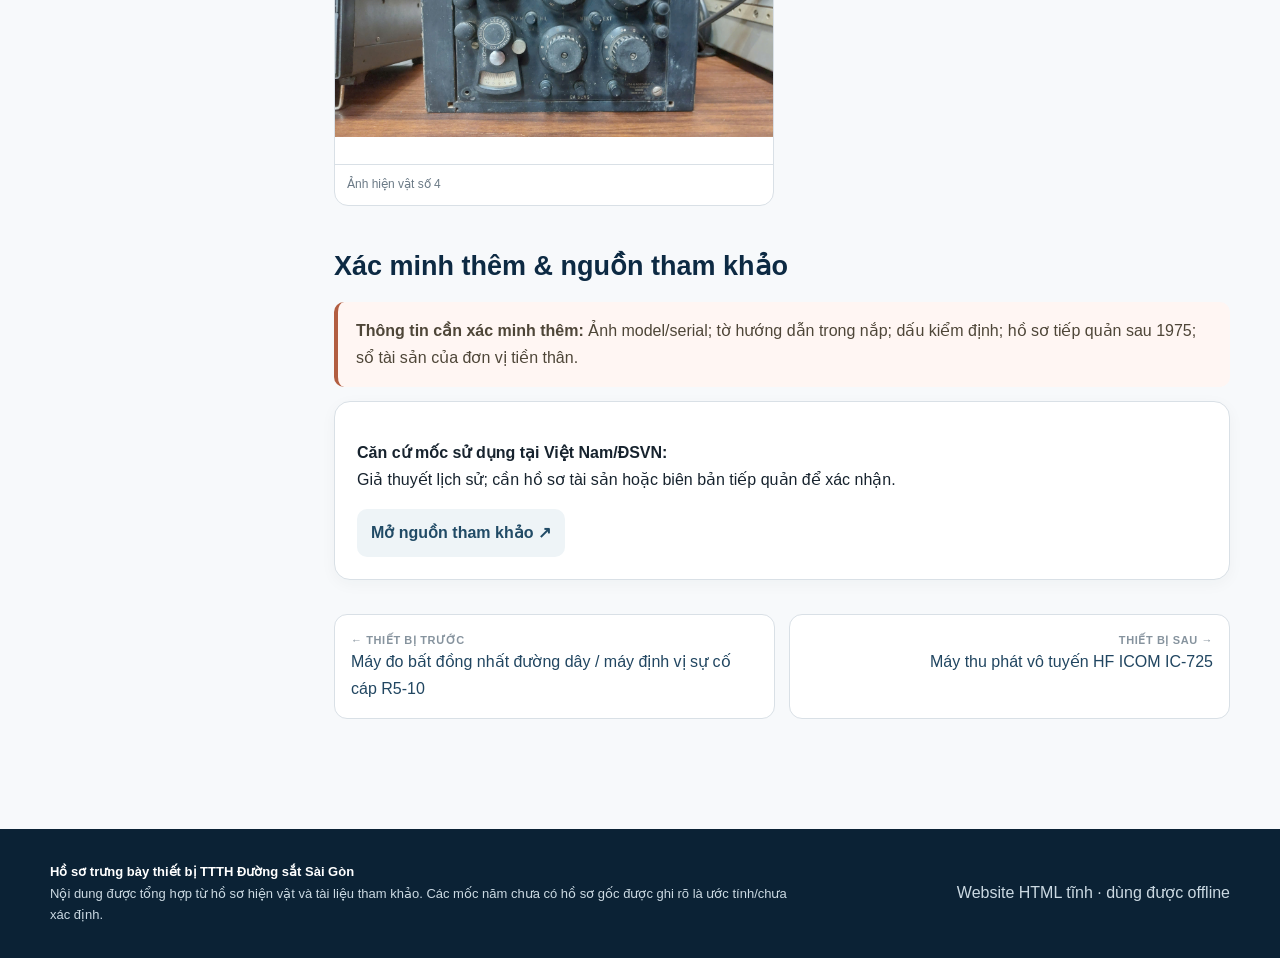
<file: thiet-bi/tb-02.html>
<!doctype html>
<html lang="vi">
  <head>
    <meta charset="utf-8" />
    <meta name="viewport" content="width=device-width,initial-scale=1" />
    <title>
      Bộ cầu đo điện trở và dò sự cố cáp Leeds &amp; Northrup – Hồ sơ hiện vật
    </title>
    <meta
      name="description"
      content="Hồ sơ chi tiết Bộ cầu đo điện trở và dò sự cố cáp Leeds &amp; Northrup: xuất xứ, niên đại, cấu tạo, nguyên lý và công dụng."
    />
    <link rel="stylesheet" href="../assets/css/site.css" />
  </head>
  <body>
    <header class="site-header">
      <div class="container header-inner">
        <a class="brand" href="../index.html"
          ><span class="brand-mark">TT</span
          ><span
            >Phòng truyền thống<small
              >Thông tin tín hiệu Đường sắt Sài Gòn</small
            ></span
          ></a
        >
        <nav class="nav">
          <a href="../index.html#thiet-bi">Thiết bị</a
          ><a href="../index.html#dong-thoi-gian">Dòng công nghệ</a
          ><a href="../index.html#gioi-thieu">Giới thiệu</a>
        </nav>
      </div>
    </header>
    <div class="container breadcrumb">
      <a href="../index.html">Trang chủ</a> /
      <a href="../index.html#thiet-bi">Thiết bị</a> / TB-02
    </div>
    <section class="detail-hero">
      <div class="container detail-grid">
        <div class="detail-photo">
          <img
            src="../assets/images/devices/photo_04.jpg"
            alt="Bộ cầu đo điện trở và dò sự cố cáp Leeds &amp; Northrup"
          />
        </div>
        <div class="detail-info">
          <span class="badge">Thiết bị đo tuyến/cáp</span
          ><span class="code">TB-02</span>
          <h1>Bộ cầu đo điện trở và dò sự cố cáp Leeds &amp; Northrup</h1>
          <p class="lead">
            Bộ đo Leeds &amp; Northrup sử dụng nguyên lý cầu Wheatstone để đo
            điện trở đường dây và xác định vị trí sự cố cáp bằng các phép
            Murray/Varley. Người thợ phải cân bằng cầu đến khi kim galvanometer
            về 0 rồi tính khoảng cách đến điểm lỗi từ điện trở đo được. Đây là
            đại diện tiêu biểu cho thế hệ thiết bị đo cáp cơ–điện trước khi máy
            phản xạ xung như R5-10 được phổ biến.
          </p>
          <div class="quick">
            <div>
              <span>Model</span
              ><b
                >Chưa đọc được model trên ảnh; hình thức và bố trí điều khiển
                thuộc họ 5430/5430-A hoặc biến thể tương đương.</b
              >
            </div>
            <div><span>Xuất xứ</span><b>Hoa Kỳ (USA)</b></div>
            <div>
              <span>Nhà sản xuất</span
              ><b>Leeds &amp; Northrup Co., Philadelphia</b>
            </div>
            <div><span>Ảnh liên quan</span><b>Ảnh 4</b></div>
          </div>
          <div class="actions">
            <a class="btn" href="#nguyen-ly">Xem cách hoạt động</a
            ><button class="btn secondary" onclick="window.print()">
              In trang
            </button>
          </div>
        </div>
      </div>
    </section>
    <div class="detail-content">
      <div class="container content-layout">
        <aside class="toc">
          <b>Nội dung</b><a href="#nhan-dang">Nhận dạng & niên đại</a
          ><a href="#cong-dung">Công dụng</a><a href="#cau-tao">Cấu tạo</a
          ><a href="#nguyen-ly">Nguyên lý hoạt động</a
          ><a href="#thong-so">Thông số kỹ thuật</a
          ><a href="#lich-su">Giá trị lịch sử</a><a href="#anh">Ảnh hiện vật</a
          ><a href="#xac-minh">Xác minh & nguồn</a>
        </aside>
        <article class="article">
          <section id="nhan-dang">
            <h2>Nhận dạng & niên đại</h2>
            <div class="info-card">
              <div class="facts">
                <div class="fact">
                  <span>Model / ký hiệu</span
                  ><b
                    >Chưa đọc được model trên ảnh; hình thức và bố trí điều
                    khiển thuộc họ 5430/5430-A hoặc biến thể tương đương.</b
                  >
                </div>
                <div class="fact">
                  <span>Hãng / nhà sản xuất</span
                  ><b>Leeds &amp; Northrup Co., Philadelphia</b>
                </div>
                <div class="fact">
                  <span>Nước sản xuất</span><b>Hoa Kỳ (USA)</b>
                </div>
                <div class="fact">
                  <span>Niên đại dòng/model</span
                  ><b
                    >Họ Test Set No. 5430 đã tồn tại ít nhất từ cuối thập niên
                    1920; các biến thể 5430-A/AM tiếp tục được dùng nhiều thập
                    niên. Hiện vật này có khả năng thuộc giữa thế kỷ XX nhưng
                    chưa đủ căn cứ chốt năm.</b
                  >
                </div>
                <div class="fact">
                  <span>Năm sản xuất hiện vật</span
                  ><b
                    >Chưa xác định. Cần chụp bảng model/serial, bên trong nắp và
                    đáy máy.</b
                  >
                </div>
                <div class="fact">
                  <span>Mốc sử dụng tại VN/ĐSVN</span
                  ><b
                    >Chưa xác định. Có khả năng là thiết bị được trang bị trước
                    1975 rồi tiếp tục sử dụng/tiếp quản, hoặc được điều chuyển
                    sau đó; hiện chưa có tài liệu chứng minh.</b
                  >
                </div>
              </div>
            </div>
            <div class="callout" style="margin-top: 14px">
              <strong>Mức độ chắc chắn:</strong> Cao về hãng và chức năng; trung
              bình về họ model; thấp về năm sản xuất và lịch sử sử dụng tại Việt
              Nam.
            </div>
          </section>
          <section id="cong-dung">
            <h2>Công dụng</h2>
            <div class="info-card">
              <h3>Công dụng chung</h3>
              <p class="prose">
                Đo điện trở dây dẫn với độ chính xác cao; kiểm tra mất cân bằng
                điện trở; xác định vị trí lỗi cáp bằng các phép đo cầu như
                Murray loop và Varley loop.
              </p>
              <h3>Trong thông tin tín hiệu đường sắt</h3>
              <p class="prose">
                Phù hợp công tác đo cáp thông tin hữu tuyến, xác định vị trí
                chạm đất/chạm dây hoặc đứt mạch dựa trên điện trở tuyến – một
                phương pháp phổ biến trước khi TDR điện tử trở nên thông dụng.
              </p>
              <h3>Phạm vi làm việc</h3>
              <p class="prose">
                Ưu điểm: chính xác, bền, không cần mạch điện tử phức tạp. Nhược
                điểm: thao tác và tính toán thủ công, phụ thuộc điện trở dây và
                điều kiện đo.
              </p>
            </div>
          </section>
          <section id="cau-tao">
            <h2>Cấu tạo bên trong</h2>
            <div class="diagram">
              <img
                src="../assets/images/diagrams/struct_02.png"
                alt="Sơ đồ cấu tạo Bộ cầu đo điện trở và dò sự cố cáp Leeds &amp; Northrup"
                loading="lazy"
              />
              <div class="caption">
                Sơ đồ khối minh họa cấu tạo/chức năng bên trong. Không dùng thay
                cho sơ đồ sửa chữa cấp linh kiện.
              </div>
            </div>
            <div class="info-card" style="margin-top: 14px">
              <p class="prose">
                Galvanometer nhạy; các hộp điện trở chuẩn/decade; các nhánh tỷ
                số cầu; khóa chọn RES/VAR/MUR; bộ chọn độ nhạy GA SENS; nguồn
                pin trong/ngoài; cọc đấu dây và công tắc kiểm tra.
              </p>
            </div>
          </section>
          <section id="nguyen-ly">
            <h2>Cách thức hoạt động</h2>
            <div class="diagram">
              <img
                src="../assets/images/diagrams/flow_02.png"
                alt="Flowchart nguyên lý hoạt động Bộ cầu đo điện trở và dò sự cố cáp Leeds &amp; Northrup"
                loading="lazy"
              />
              <div class="caption">
                Flowchart minh họa luồng tín hiệu hoặc trình tự hoạt động của
                thiết bị.
              </div>
            </div>
            <div class="info-card" style="margin-top: 14px">
              <p class="prose">
                Cầu Wheatstone được cân bằng đến khi galvanometer về 0. Từ tỷ số
                điện trở chuẩn và điện trở dây chưa biết suy ra giá trị điện
                trở. Với Murray/Varley loop, điện trở từ đầu đo đến điểm lỗi
                được quy đổi thành chiều dài dựa trên điện trở đơn vị của dây và
                chiều dài vòng cáp.
              </p>
            </div>
          </section>
          <section id="thong-so">
            <h2>Thông số kỹ thuật</h2>
            <div class="info-card">
              <h3>Thông số chính</h3>
              <p class="prose">
                Không ghi thông số định lượng vì chưa xác định chắc biến thể
                model. Dấu hiệu chức năng nhìn thấy trên hiện vật: RES/VAR/MUR,
                GA SENS, các núm điện trở theo decade và galvanometer kim.
              </p>
              <h3>Nguồn điện / cấp nguồn</h3>
              <p class="prose">
                Chủ yếu phép đo cầu dùng pin/nguồn DC nội bộ hoặc nguồn ngoài;
                không phải máy điện tử công suất lớn.
              </p>
            </div>
          </section>
          <section id="lich-su">
            <h2>Giá trị lịch sử – trưng bày</h2>
            <div class="info-card">
              <p>
                Có giá trị trưng bày rất cao khi đặt cạnh R5-10: cho thấy quá
                trình chuyển từ dò lỗi cáp bằng cân bằng cầu điện trở sang TDR
                hiển thị trực tiếp điểm phản xạ.
              </p>
              <h3>Tình trạng quan sát</h3>
              <p>
                Vỏ gỗ/kim loại và mặt máy đã cũ, có bong tróc; các núm và
                galvanometer còn hiện diện. Chưa kiểm tra linh kiện trong và
                pin.
              </p>
            </div>
          </section>
          <section id="anh">
            <h2>Ảnh hiện vật</h2>
            <div class="gallery">
              <figure class="gallery-item">
                <img
                  src="../assets/images/devices/photo_04.jpg"
                  alt="Bộ cầu đo điện trở và dò sự cố cáp Leeds &amp; Northrup – ảnh 4"
                  loading="lazy"
                />
                <figcaption>Ảnh hiện vật số 4</figcaption>
              </figure>
            </div>
          </section>
          <section id="xac-minh">
            <h2>Xác minh thêm & nguồn tham khảo</h2>
            <div class="callout verify">
              <strong>Thông tin cần xác minh thêm:</strong> Ảnh model/serial; tờ
              hướng dẫn trong nắp; dấu kiểm định; hồ sơ tiếp quản sau 1975; sổ
              tài sản của đơn vị tiền thân.
            </div>
            <div class="info-card" style="margin-top: 14px">
              <p>
                <strong>Căn cứ mốc sử dụng tại Việt Nam/ĐSVN:</strong><br />Giả
                thuyết lịch sử; cần hồ sơ tài sản hoặc biên bản tiếp quản để xác
                nhận.
              </p>
              <a
                class="source-link"
                href="https://www.rd.usda.gov/media/file/download/utp-bulletins-1753f-201.pdf"
                target="_blank"
                rel="noopener"
                >Mở nguồn tham khảo ↗</a
              >
            </div>
            <div class="pager">
              <a href="tb-01.html"
                ><span class="label-small">← Thiết bị trước</span>Máy đo bất
                đồng nhất đường dây / máy định vị sự cố cáp R5-10</a
              ><a href="tb-03.html"
                ><span class="label-small">Thiết bị sau →</span>Máy thu phát vô
                tuyến HF ICOM IC-725</a
              >
            </div>
          </section>
        </article>
      </div>
    </div>
    <footer class="site-footer">
      <div class="container footer-inner">
        <div class="footer-note">
          <strong>Hồ sơ trưng bày thiết bị TTTH Đường sắt Sài Gòn</strong
          ><br />Nội dung được tổng hợp từ hồ sơ hiện vật và tài liệu tham khảo.
          Các mốc năm chưa có hồ sơ gốc được ghi rõ là ước tính/chưa xác định.
        </div>
        <div>Website HTML tĩnh · dùng được offline</div>
      </div>
    </footer>
  </body>
</html>
</file>
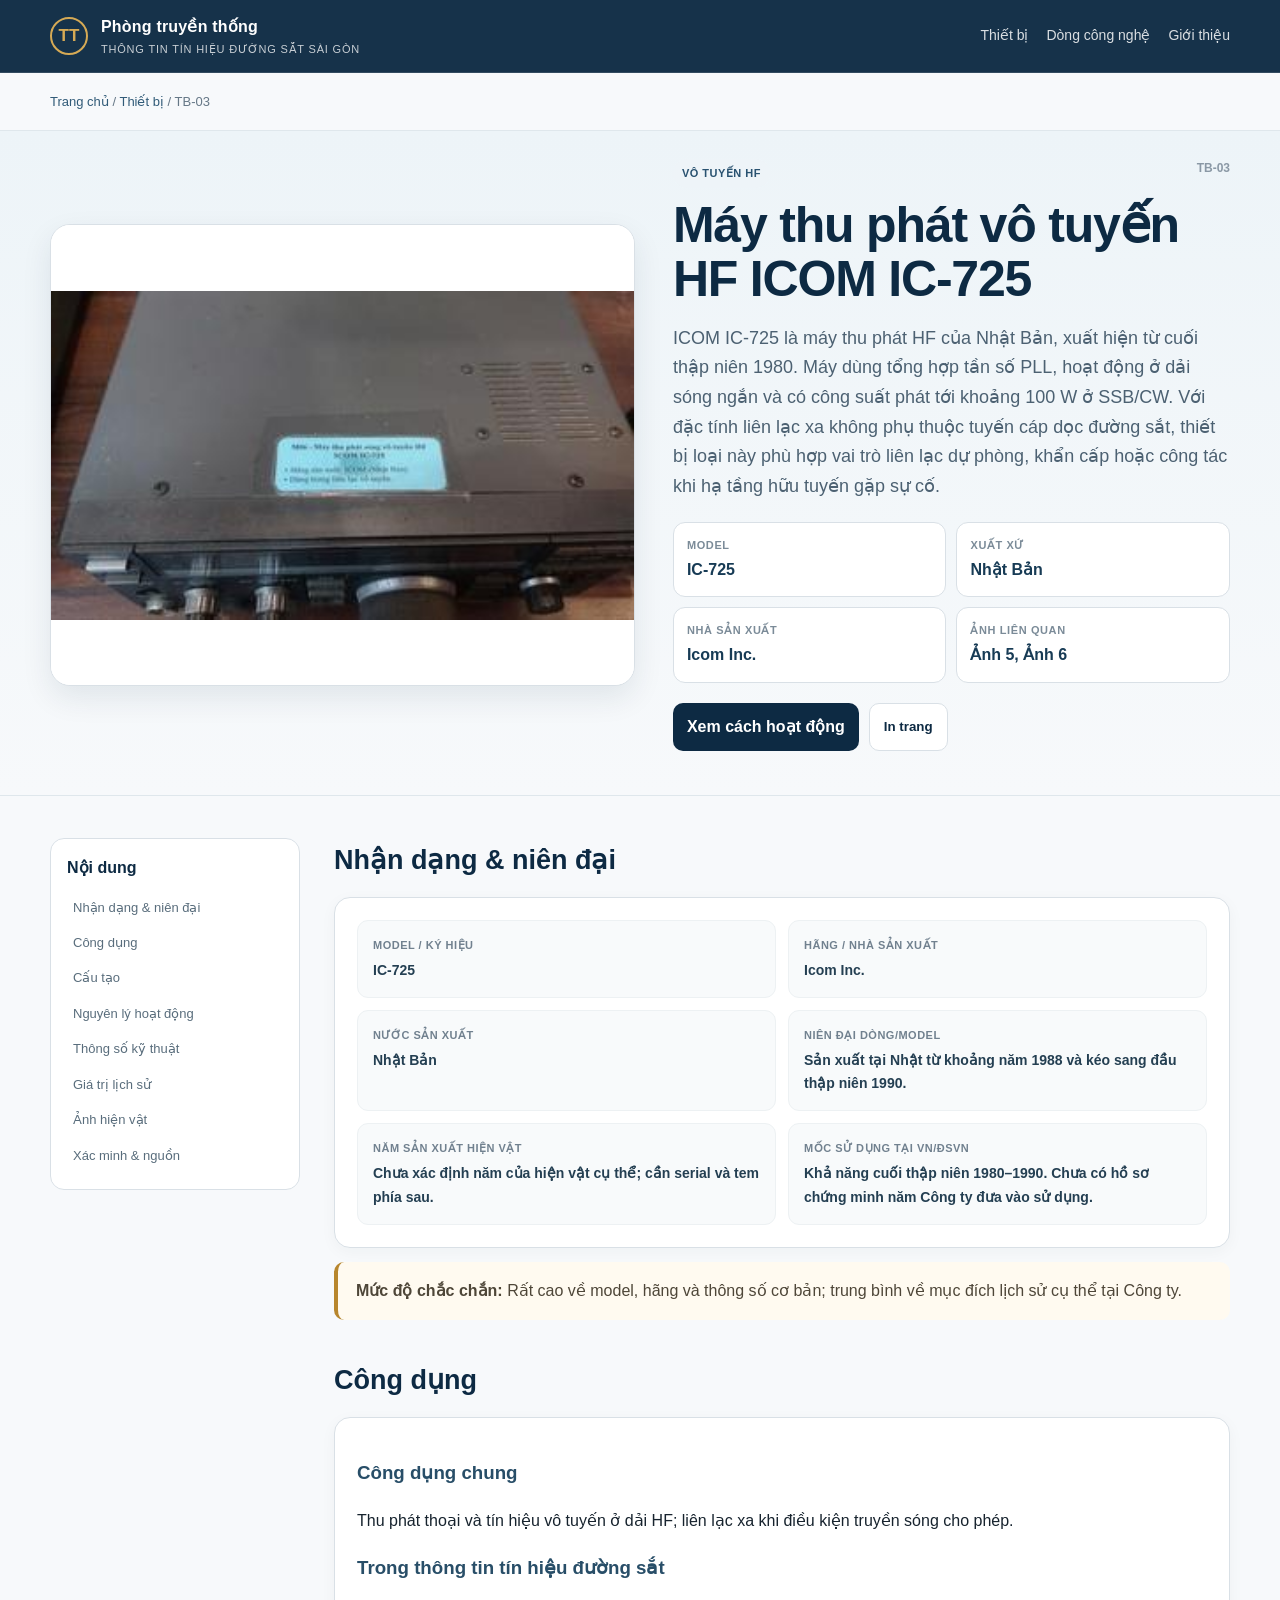
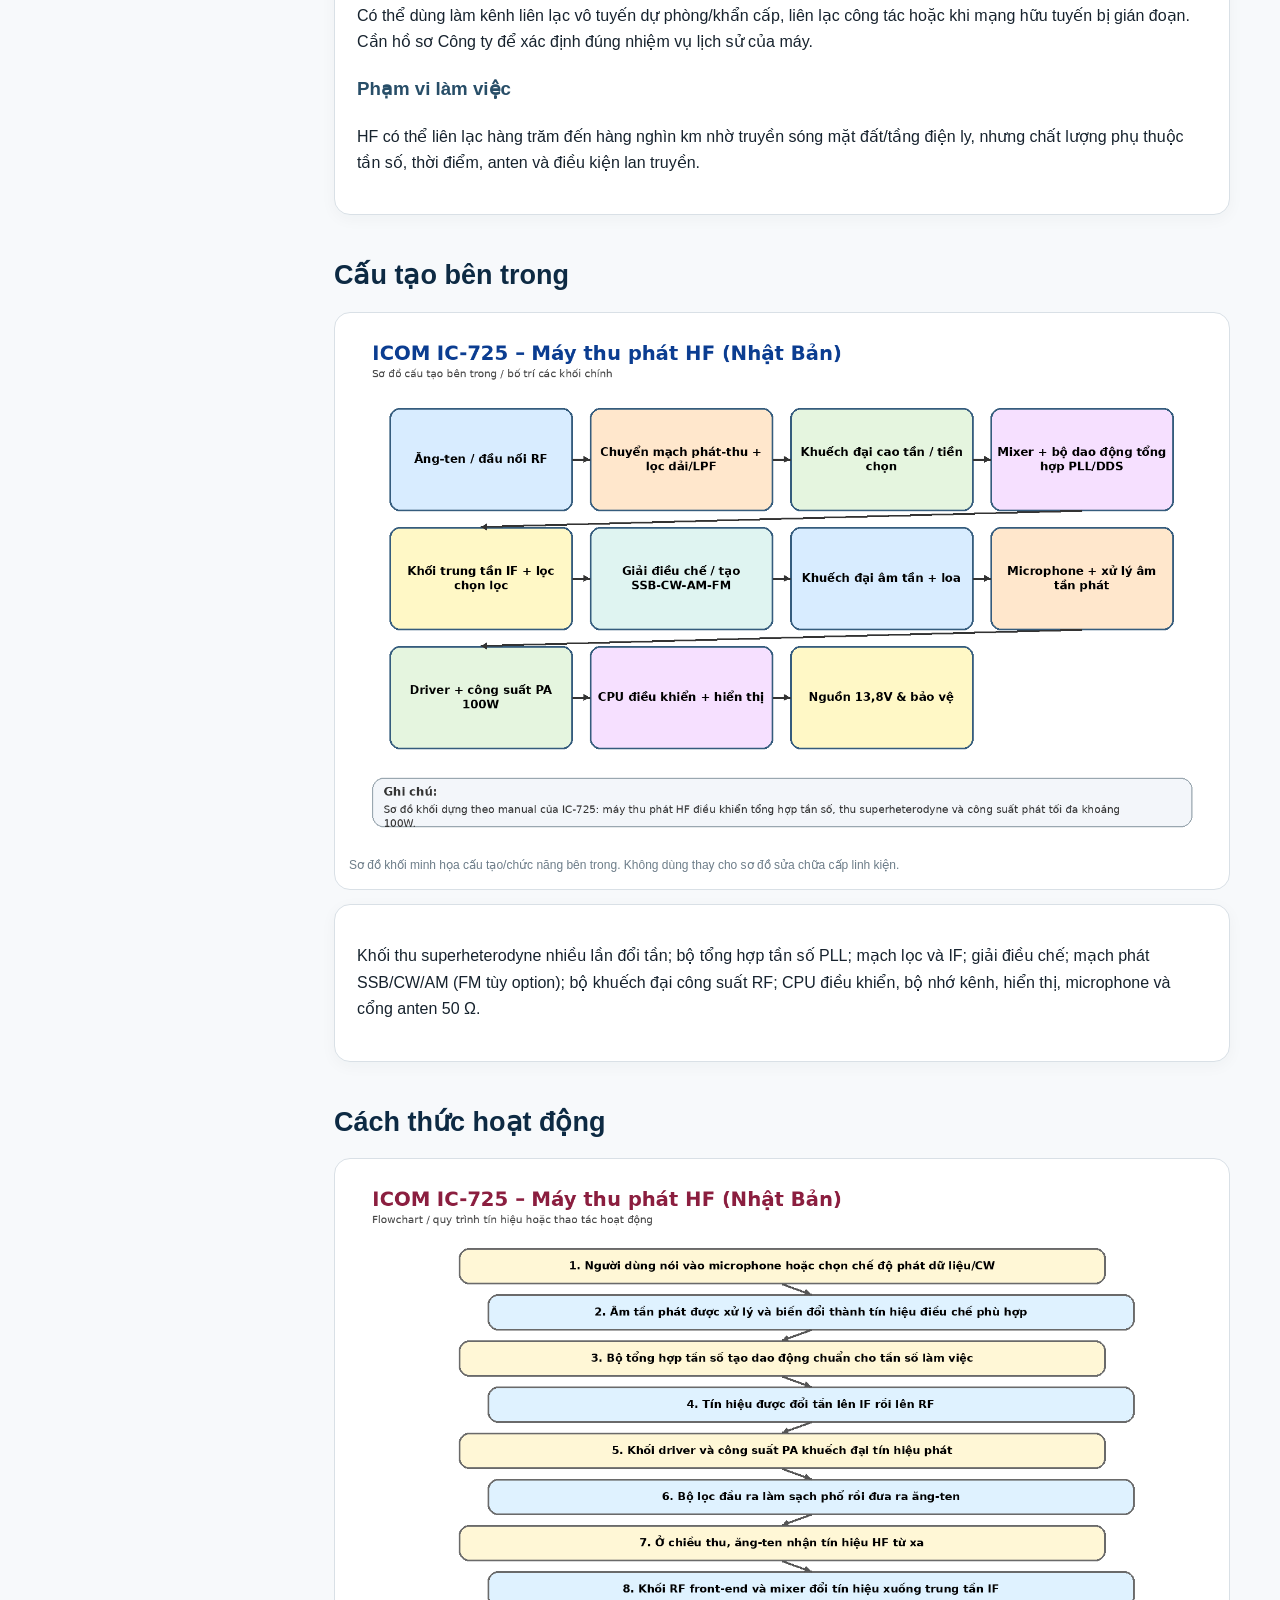
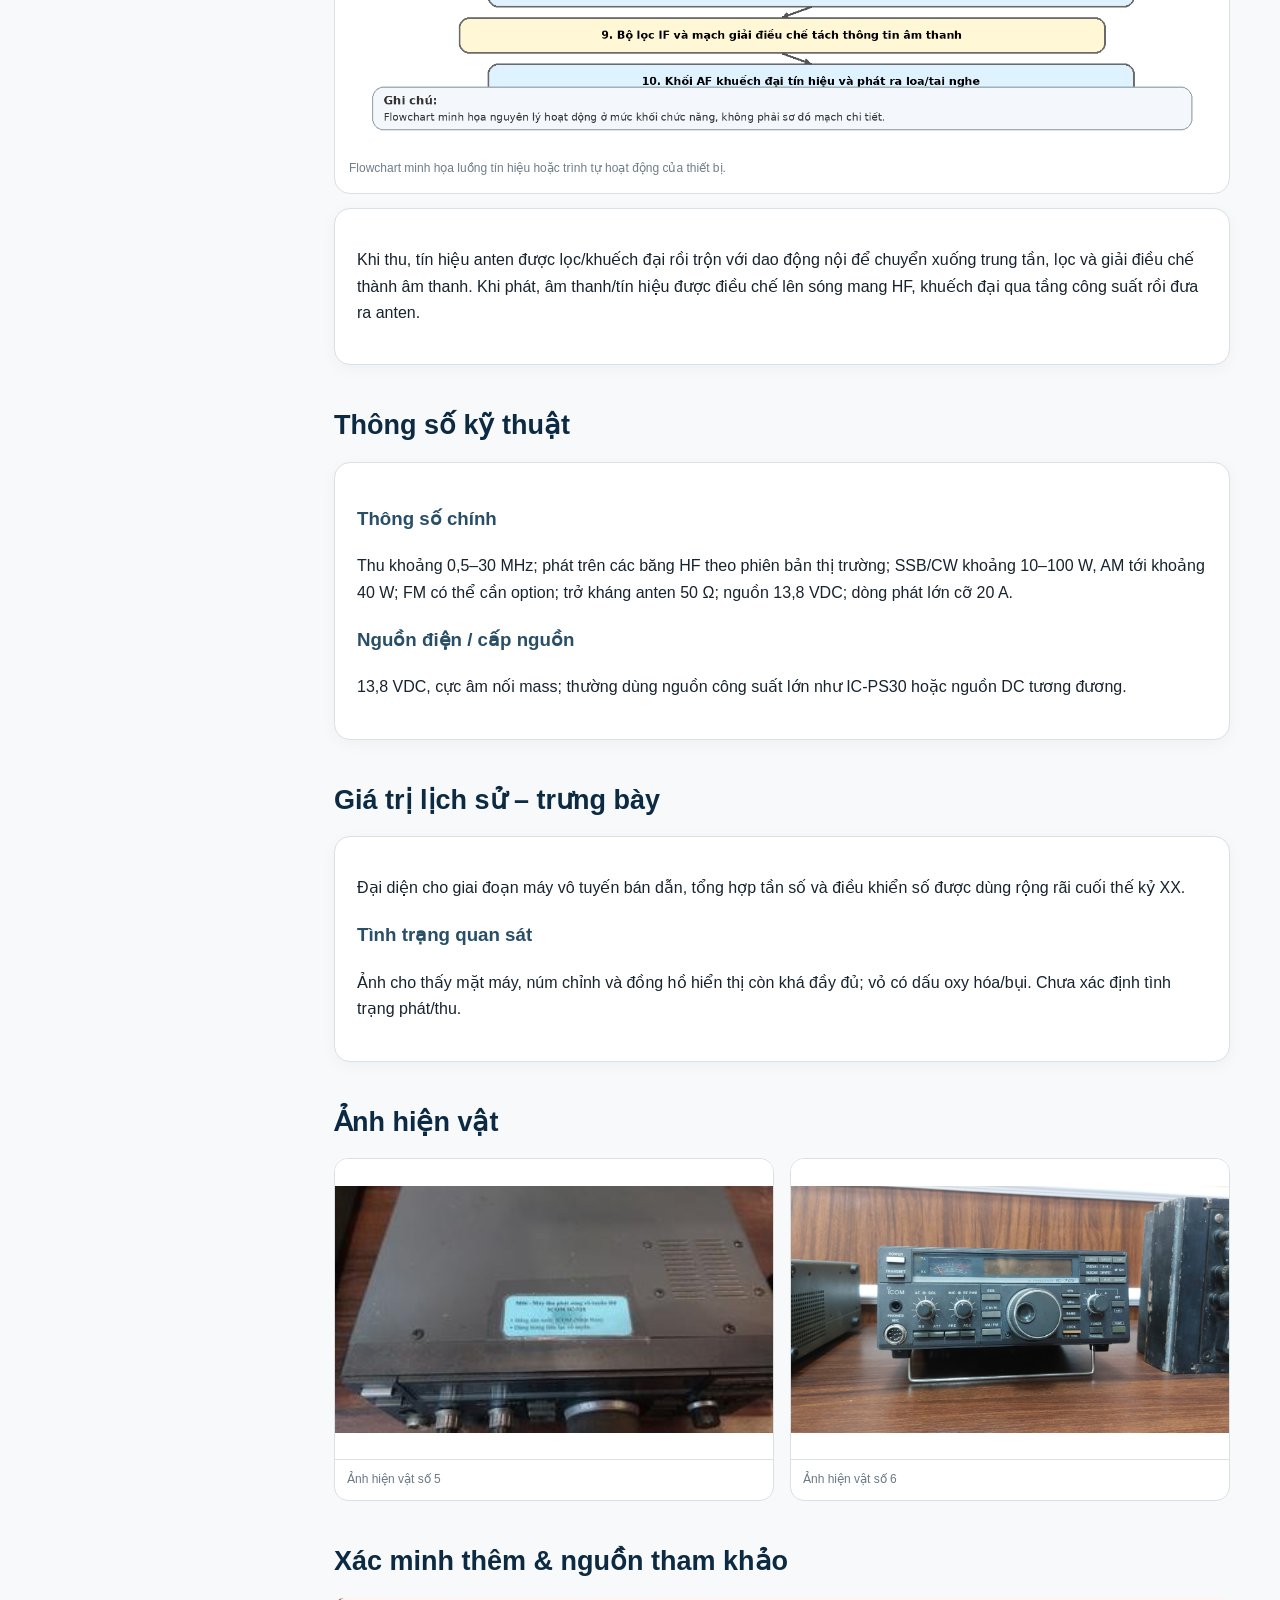
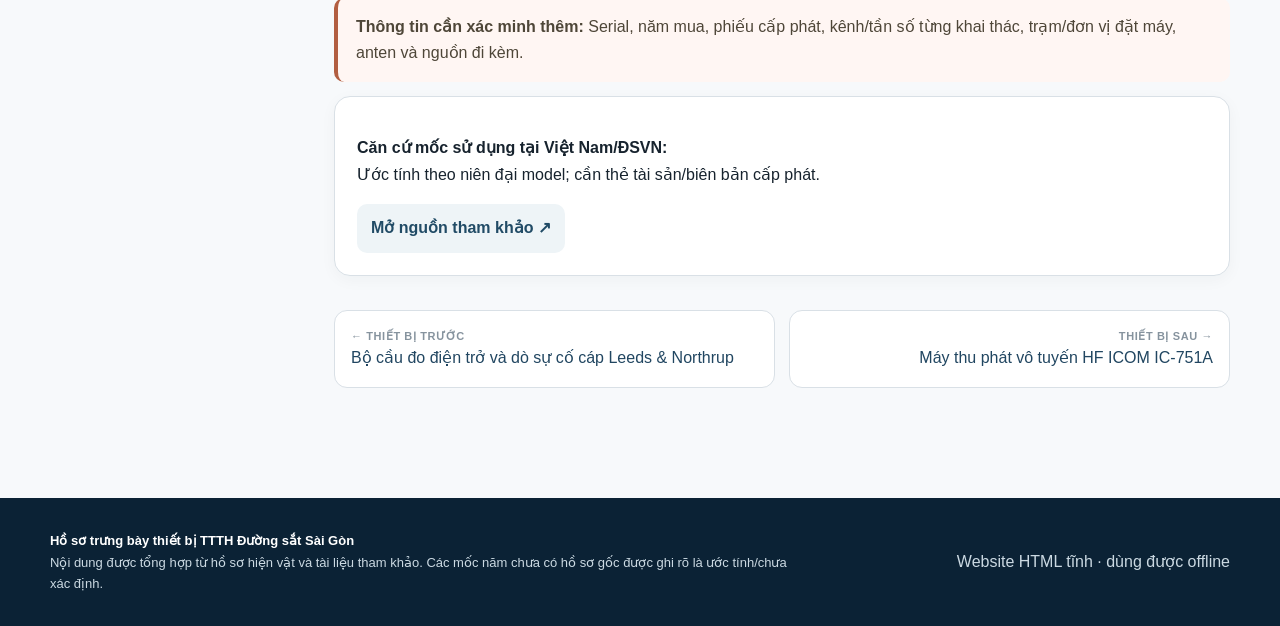
<file: thiet-bi/tb-03.html>
<!doctype html>
<html lang="vi">
  <head>
    <meta charset="utf-8" />
    <meta name="viewport" content="width=device-width,initial-scale=1" />
    <title>Máy thu phát vô tuyến HF ICOM IC-725 – Hồ sơ hiện vật</title>
    <meta
      name="description"
      content="Hồ sơ chi tiết Máy thu phát vô tuyến HF ICOM IC-725: xuất xứ, niên đại, cấu tạo, nguyên lý và công dụng."
    />
    <link rel="stylesheet" href="../assets/css/site.css" />
  </head>
  <body>
    <header class="site-header">
      <div class="container header-inner">
        <a class="brand" href="../index.html"
          ><span class="brand-mark">TT</span
          ><span
            >Phòng truyền thống<small
              >Thông tin tín hiệu Đường sắt Sài Gòn</small
            ></span
          ></a
        >
        <nav class="nav">
          <a href="../index.html#thiet-bi">Thiết bị</a
          ><a href="../index.html#dong-thoi-gian">Dòng công nghệ</a
          ><a href="../index.html#gioi-thieu">Giới thiệu</a>
        </nav>
      </div>
    </header>
    <div class="container breadcrumb">
      <a href="../index.html">Trang chủ</a> /
      <a href="../index.html#thiet-bi">Thiết bị</a> / TB-03
    </div>
    <section class="detail-hero">
      <div class="container detail-grid">
        <div class="detail-photo">
          <img
            src="../assets/images/devices/photo_05.jpg"
            alt="Máy thu phát vô tuyến HF ICOM IC-725"
          />
        </div>
        <div class="detail-info">
          <span class="badge">Vô tuyến HF</span><span class="code">TB-03</span>
          <h1>Máy thu phát vô tuyến HF ICOM IC-725</h1>
          <p class="lead">
            ICOM IC-725 là máy thu phát HF của Nhật Bản, xuất hiện từ cuối thập
            niên 1980. Máy dùng tổng hợp tần số PLL, hoạt động ở dải sóng ngắn
            và có công suất phát tới khoảng 100 W ở SSB/CW. Với đặc tính liên
            lạc xa không phụ thuộc tuyến cáp dọc đường sắt, thiết bị loại này
            phù hợp vai trò liên lạc dự phòng, khẩn cấp hoặc công tác khi hạ
            tầng hữu tuyến gặp sự cố.
          </p>
          <div class="quick">
            <div><span>Model</span><b>IC-725</b></div>
            <div><span>Xuất xứ</span><b>Nhật Bản</b></div>
            <div><span>Nhà sản xuất</span><b>Icom Inc.</b></div>
            <div><span>Ảnh liên quan</span><b>Ảnh 5, Ảnh 6</b></div>
          </div>
          <div class="actions">
            <a class="btn" href="#nguyen-ly">Xem cách hoạt động</a
            ><button class="btn secondary" onclick="window.print()">
              In trang
            </button>
          </div>
        </div>
      </div>
    </section>
    <div class="detail-content">
      <div class="container content-layout">
        <aside class="toc">
          <b>Nội dung</b><a href="#nhan-dang">Nhận dạng & niên đại</a
          ><a href="#cong-dung">Công dụng</a><a href="#cau-tao">Cấu tạo</a
          ><a href="#nguyen-ly">Nguyên lý hoạt động</a
          ><a href="#thong-so">Thông số kỹ thuật</a
          ><a href="#lich-su">Giá trị lịch sử</a><a href="#anh">Ảnh hiện vật</a
          ><a href="#xac-minh">Xác minh & nguồn</a>
        </aside>
        <article class="article">
          <section id="nhan-dang">
            <h2>Nhận dạng & niên đại</h2>
            <div class="info-card">
              <div class="facts">
                <div class="fact">
                  <span>Model / ký hiệu</span><b>IC-725</b>
                </div>
                <div class="fact">
                  <span>Hãng / nhà sản xuất</span><b>Icom Inc.</b>
                </div>
                <div class="fact">
                  <span>Nước sản xuất</span><b>Nhật Bản</b>
                </div>
                <div class="fact">
                  <span>Niên đại dòng/model</span
                  ><b
                    >Sản xuất tại Nhật từ khoảng năm 1988 và kéo sang đầu thập
                    niên 1990.</b
                  >
                </div>
                <div class="fact">
                  <span>Năm sản xuất hiện vật</span
                  ><b
                    >Chưa xác định năm của hiện vật cụ thể; cần serial và tem
                    phía sau.</b
                  >
                </div>
                <div class="fact">
                  <span>Mốc sử dụng tại VN/ĐSVN</span
                  ><b
                    >Khả năng cuối thập niên 1980–1990. Chưa có hồ sơ chứng minh
                    năm Công ty đưa vào sử dụng.</b
                  >
                </div>
              </div>
            </div>
            <div class="callout" style="margin-top: 14px">
              <strong>Mức độ chắc chắn:</strong> Rất cao về model, hãng và thông
              số cơ bản; trung bình về mục đích lịch sử cụ thể tại Công ty.
            </div>
          </section>
          <section id="cong-dung">
            <h2>Công dụng</h2>
            <div class="info-card">
              <h3>Công dụng chung</h3>
              <p class="prose">
                Thu phát thoại và tín hiệu vô tuyến ở dải HF; liên lạc xa khi
                điều kiện truyền sóng cho phép.
              </p>
              <h3>Trong thông tin tín hiệu đường sắt</h3>
              <p class="prose">
                Có thể dùng làm kênh liên lạc vô tuyến dự phòng/khẩn cấp, liên
                lạc công tác hoặc khi mạng hữu tuyến bị gián đoạn. Cần hồ sơ
                Công ty để xác định đúng nhiệm vụ lịch sử của máy.
              </p>
              <h3>Phạm vi làm việc</h3>
              <p class="prose">
                HF có thể liên lạc hàng trăm đến hàng nghìn km nhờ truyền sóng
                mặt đất/tầng điện ly, nhưng chất lượng phụ thuộc tần số, thời
                điểm, anten và điều kiện lan truyền.
              </p>
            </div>
          </section>
          <section id="cau-tao">
            <h2>Cấu tạo bên trong</h2>
            <div class="diagram">
              <img
                src="../assets/images/diagrams/struct_03.png"
                alt="Sơ đồ cấu tạo Máy thu phát vô tuyến HF ICOM IC-725"
                loading="lazy"
              />
              <div class="caption">
                Sơ đồ khối minh họa cấu tạo/chức năng bên trong. Không dùng thay
                cho sơ đồ sửa chữa cấp linh kiện.
              </div>
            </div>
            <div class="info-card" style="margin-top: 14px">
              <p class="prose">
                Khối thu superheterodyne nhiều lần đổi tần; bộ tổng hợp tần số
                PLL; mạch lọc và IF; giải điều chế; mạch phát SSB/CW/AM (FM tùy
                option); bộ khuếch đại công suất RF; CPU điều khiển, bộ nhớ
                kênh, hiển thị, microphone và cổng anten 50 Ω.
              </p>
            </div>
          </section>
          <section id="nguyen-ly">
            <h2>Cách thức hoạt động</h2>
            <div class="diagram">
              <img
                src="../assets/images/diagrams/flow_03.png"
                alt="Flowchart nguyên lý hoạt động Máy thu phát vô tuyến HF ICOM IC-725"
                loading="lazy"
              />
              <div class="caption">
                Flowchart minh họa luồng tín hiệu hoặc trình tự hoạt động của
                thiết bị.
              </div>
            </div>
            <div class="info-card" style="margin-top: 14px">
              <p class="prose">
                Khi thu, tín hiệu anten được lọc/khuếch đại rồi trộn với dao
                động nội để chuyển xuống trung tần, lọc và giải điều chế thành
                âm thanh. Khi phát, âm thanh/tín hiệu được điều chế lên sóng
                mang HF, khuếch đại qua tầng công suất rồi đưa ra anten.
              </p>
            </div>
          </section>
          <section id="thong-so">
            <h2>Thông số kỹ thuật</h2>
            <div class="info-card">
              <h3>Thông số chính</h3>
              <p class="prose">
                Thu khoảng 0,5–30 MHz; phát trên các băng HF theo phiên bản thị
                trường; SSB/CW khoảng 10–100 W, AM tới khoảng 40 W; FM có thể
                cần option; trở kháng anten 50 Ω; nguồn 13,8 VDC; dòng phát lớn
                cỡ 20 A.
              </p>
              <h3>Nguồn điện / cấp nguồn</h3>
              <p class="prose">
                13,8 VDC, cực âm nối mass; thường dùng nguồn công suất lớn như
                IC-PS30 hoặc nguồn DC tương đương.
              </p>
            </div>
          </section>
          <section id="lich-su">
            <h2>Giá trị lịch sử – trưng bày</h2>
            <div class="info-card">
              <p>
                Đại diện cho giai đoạn máy vô tuyến bán dẫn, tổng hợp tần số và
                điều khiển số được dùng rộng rãi cuối thế kỷ XX.
              </p>
              <h3>Tình trạng quan sát</h3>
              <p>
                Ảnh cho thấy mặt máy, núm chỉnh và đồng hồ hiển thị còn khá đầy
                đủ; vỏ có dấu oxy hóa/bụi. Chưa xác định tình trạng phát/thu.
              </p>
            </div>
          </section>
          <section id="anh">
            <h2>Ảnh hiện vật</h2>
            <div class="gallery">
              <figure class="gallery-item">
                <img
                  src="../assets/images/devices/photo_05.jpg"
                  alt="Máy thu phát vô tuyến HF ICOM IC-725 – ảnh 5"
                  loading="lazy"
                />
                <figcaption>Ảnh hiện vật số 5</figcaption>
              </figure>
              <figure class="gallery-item">
                <img
                  src="../assets/images/devices/photo_06.jpg"
                  alt="Máy thu phát vô tuyến HF ICOM IC-725 – ảnh 6"
                  loading="lazy"
                />
                <figcaption>Ảnh hiện vật số 6</figcaption>
              </figure>
            </div>
          </section>
          <section id="xac-minh">
            <h2>Xác minh thêm & nguồn tham khảo</h2>
            <div class="callout verify">
              <strong>Thông tin cần xác minh thêm:</strong> Serial, năm mua,
              phiếu cấp phát, kênh/tần số từng khai thác, trạm/đơn vị đặt máy,
              anten và nguồn đi kèm.
            </div>
            <div class="info-card" style="margin-top: 14px">
              <p>
                <strong>Căn cứ mốc sử dụng tại Việt Nam/ĐSVN:</strong><br />Ước
                tính theo niên đại model; cần thẻ tài sản/biên bản cấp phát.
              </p>
              <a
                class="source-link"
                href="https://www.rigpix.com/icom/ic725.htm"
                target="_blank"
                rel="noopener"
                >Mở nguồn tham khảo ↗</a
              >
            </div>
            <div class="pager">
              <a href="tb-02.html"
                ><span class="label-small">← Thiết bị trước</span>Bộ cầu đo điện
                trở và dò sự cố cáp Leeds &amp; Northrup</a
              ><a href="tb-04.html"
                ><span class="label-small">Thiết bị sau →</span>Máy thu phát vô
                tuyến HF ICOM IC-751A</a
              >
            </div>
          </section>
        </article>
      </div>
    </div>
    <footer class="site-footer">
      <div class="container footer-inner">
        <div class="footer-note">
          <strong>Hồ sơ trưng bày thiết bị TTTH Đường sắt Sài Gòn</strong
          ><br />Nội dung được tổng hợp từ hồ sơ hiện vật và tài liệu tham khảo.
          Các mốc năm chưa có hồ sơ gốc được ghi rõ là ước tính/chưa xác định.
        </div>
        <div>Website HTML tĩnh · dùng được offline</div>
      </div>
    </footer>
  </body>
</html>
</file>
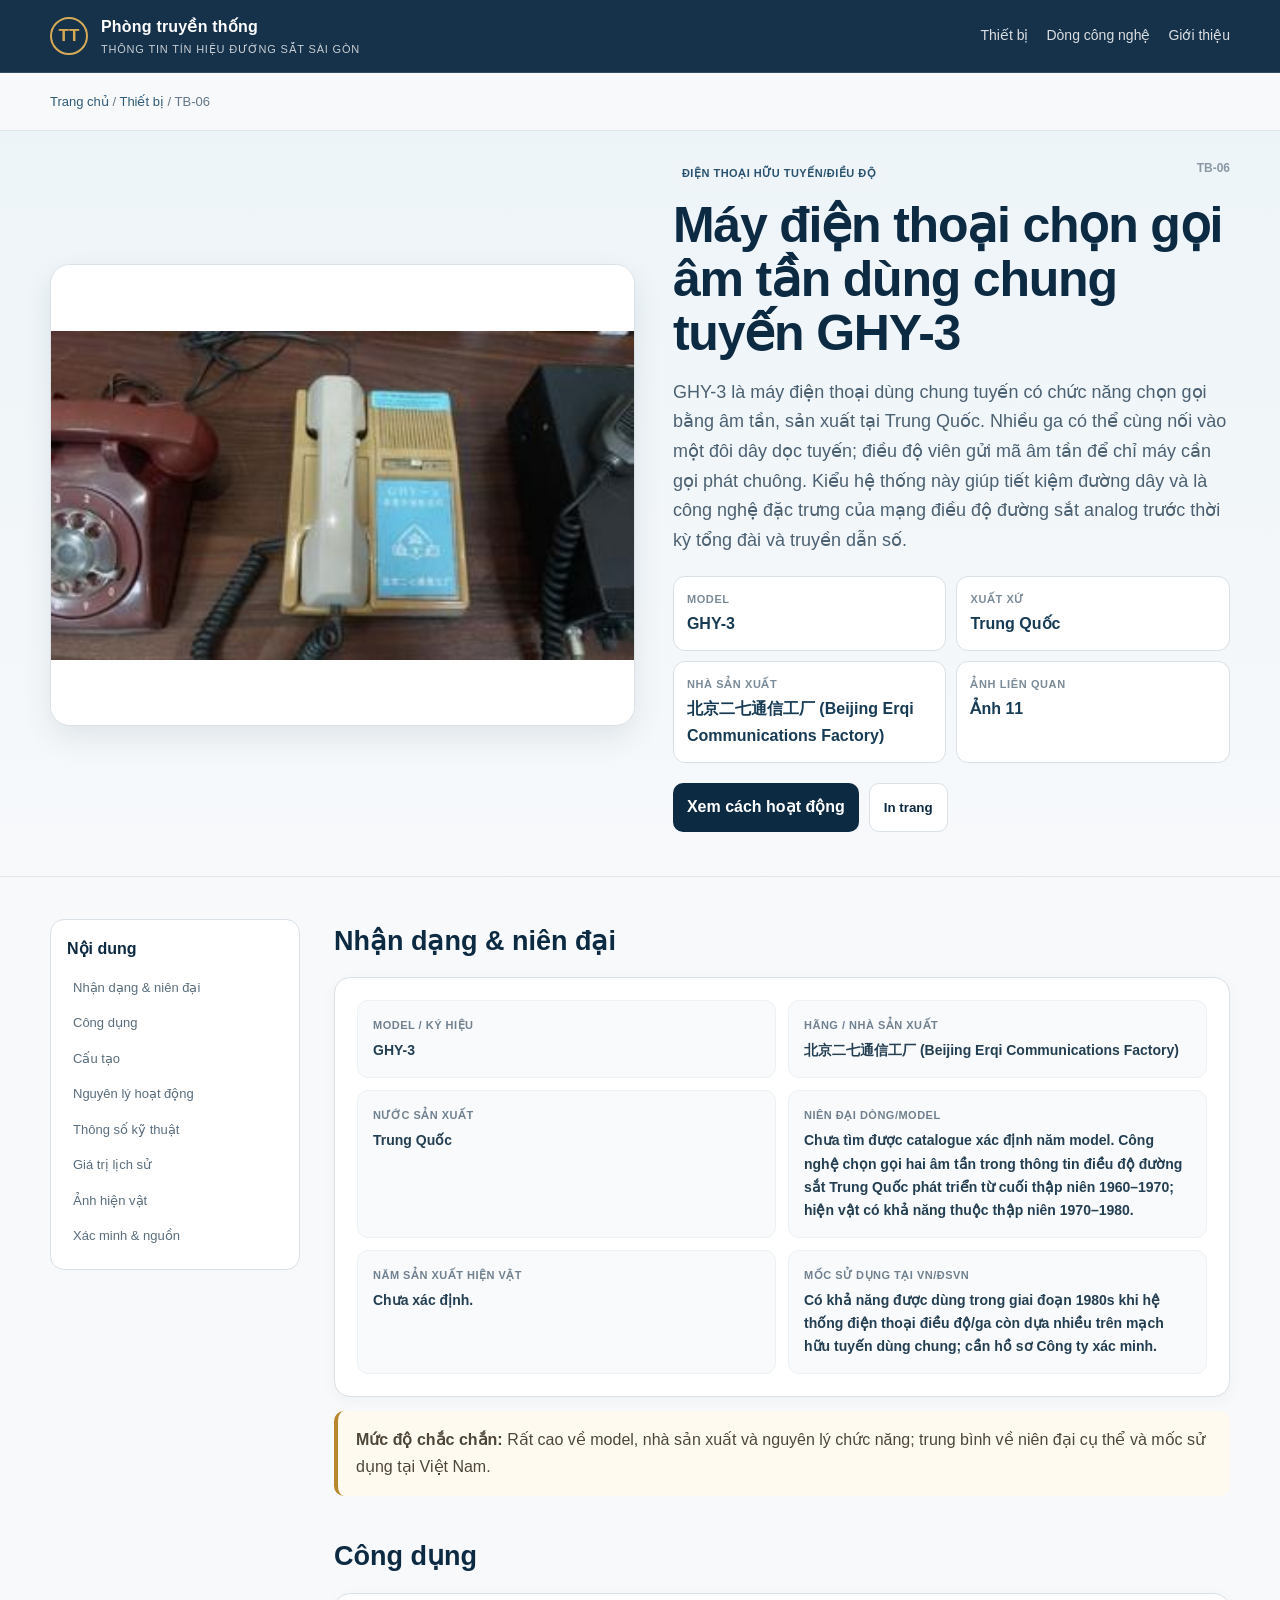
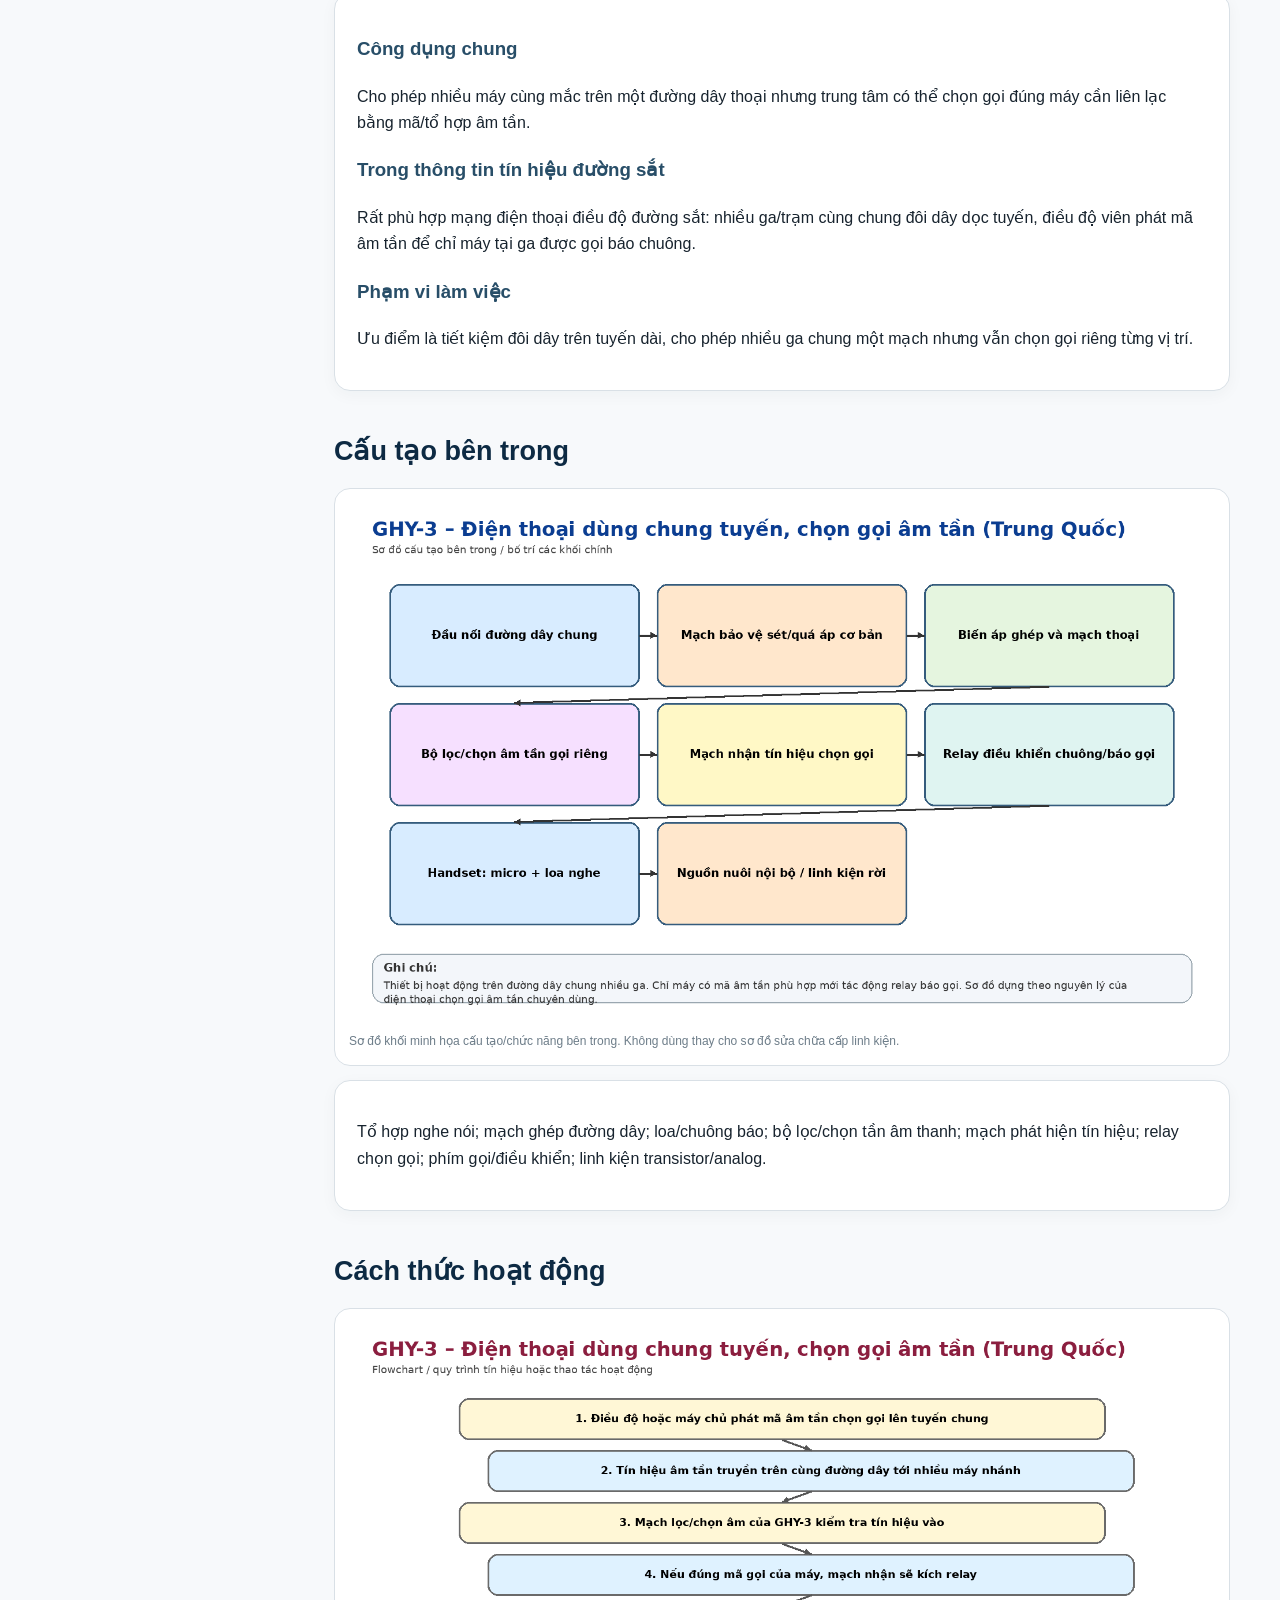
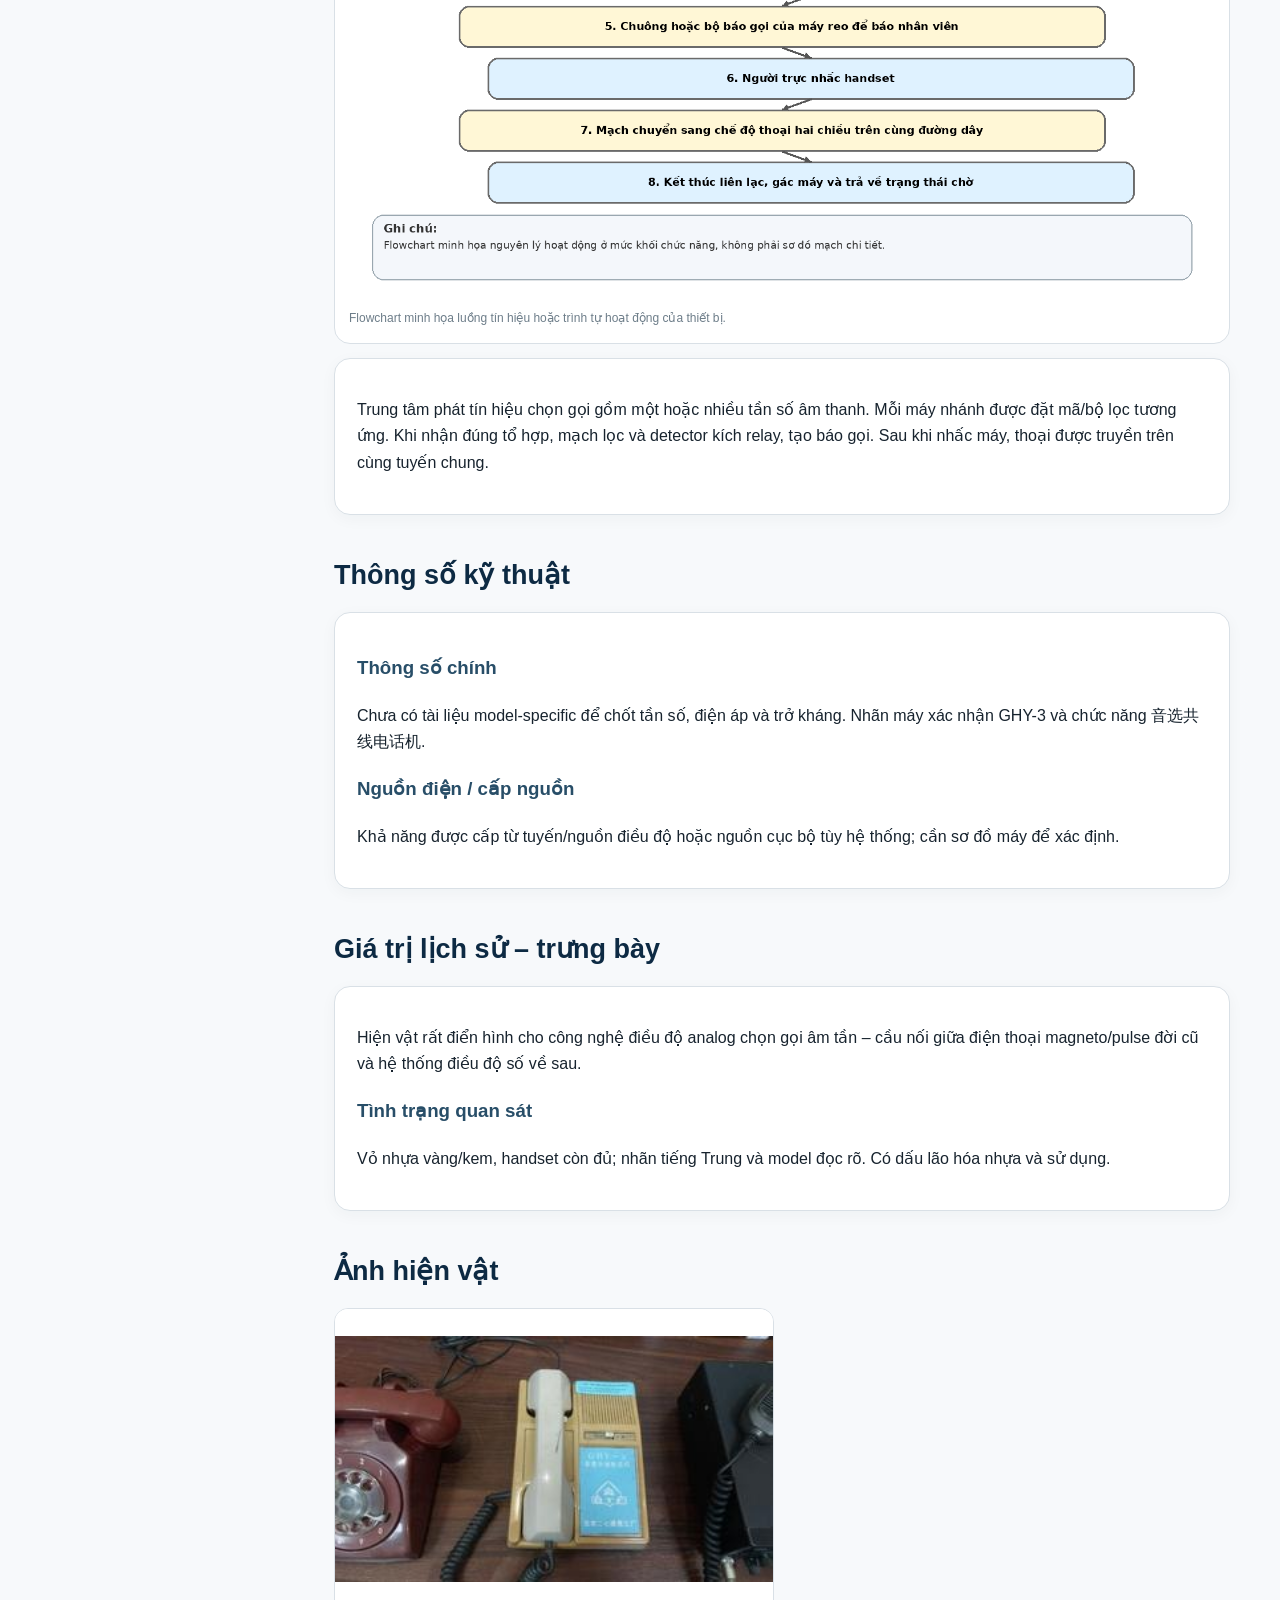
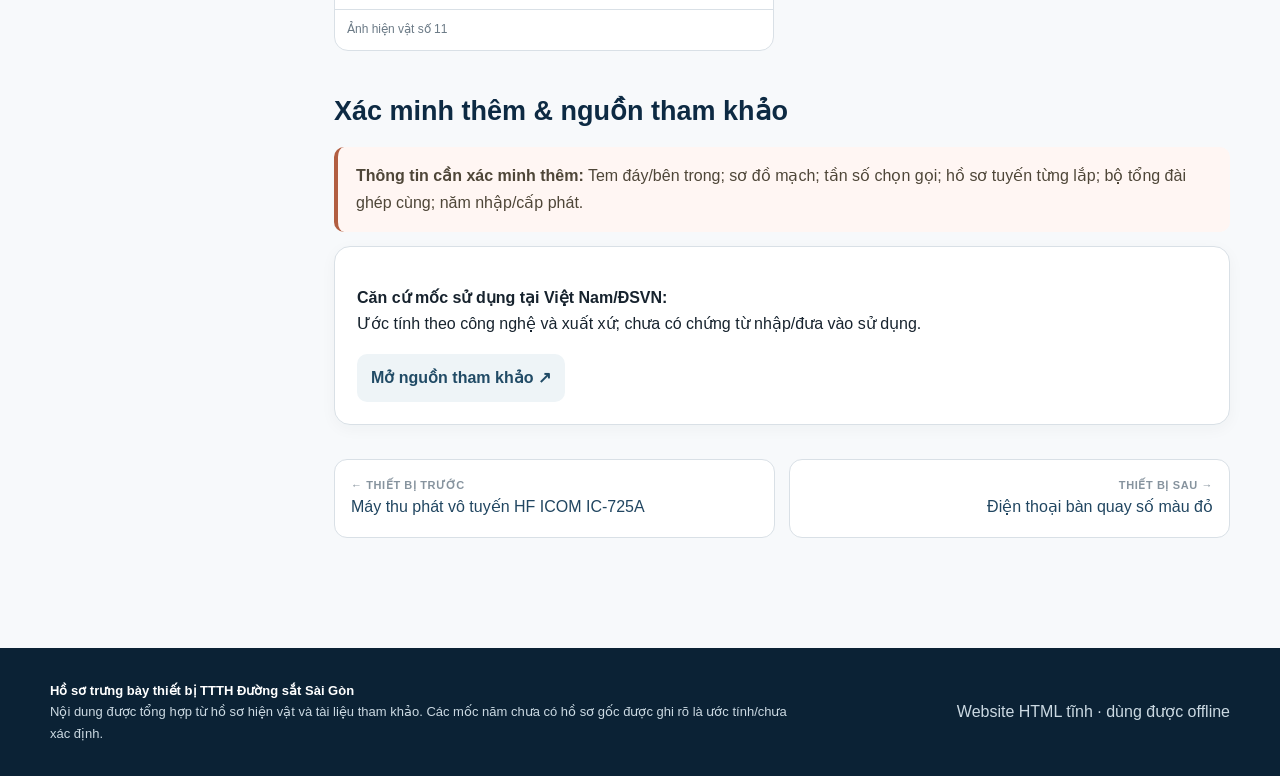
<file: thiet-bi/tb-06.html>
<!doctype html>
<html lang="vi">
  <head>
    <meta charset="utf-8" />
    <meta name="viewport" content="width=device-width,initial-scale=1" />
    <title>
      Máy điện thoại chọn gọi âm tần dùng chung tuyến GHY-3 – Hồ sơ hiện vật
    </title>
    <meta
      name="description"
      content="Hồ sơ chi tiết Máy điện thoại chọn gọi âm tần dùng chung tuyến GHY-3: xuất xứ, niên đại, cấu tạo, nguyên lý và công dụng."
    />
    <link rel="stylesheet" href="../assets/css/site.css" />
  </head>
  <body>
    <header class="site-header">
      <div class="container header-inner">
        <a class="brand" href="../index.html"
          ><span class="brand-mark">TT</span
          ><span
            >Phòng truyền thống<small
              >Thông tin tín hiệu Đường sắt Sài Gòn</small
            ></span
          ></a
        >
        <nav class="nav">
          <a href="../index.html#thiet-bi">Thiết bị</a
          ><a href="../index.html#dong-thoi-gian">Dòng công nghệ</a
          ><a href="../index.html#gioi-thieu">Giới thiệu</a>
        </nav>
      </div>
    </header>
    <div class="container breadcrumb">
      <a href="../index.html">Trang chủ</a> /
      <a href="../index.html#thiet-bi">Thiết bị</a> / TB-06
    </div>
    <section class="detail-hero">
      <div class="container detail-grid">
        <div class="detail-photo">
          <img
            src="../assets/images/devices/photo_11.jpg"
            alt="Máy điện thoại chọn gọi âm tần dùng chung tuyến GHY-3"
          />
        </div>
        <div class="detail-info">
          <span class="badge">Điện thoại hữu tuyến/điều độ</span
          ><span class="code">TB-06</span>
          <h1>Máy điện thoại chọn gọi âm tần dùng chung tuyến GHY-3</h1>
          <p class="lead">
            GHY-3 là máy điện thoại dùng chung tuyến có chức năng chọn gọi bằng
            âm tần, sản xuất tại Trung Quốc. Nhiều ga có thể cùng nối vào một
            đôi dây dọc tuyến; điều độ viên gửi mã âm tần để chỉ máy cần gọi
            phát chuông. Kiểu hệ thống này giúp tiết kiệm đường dây và là công
            nghệ đặc trưng của mạng điều độ đường sắt analog trước thời kỳ tổng
            đài và truyền dẫn số.
          </p>
          <div class="quick">
            <div><span>Model</span><b>GHY-3</b></div>
            <div><span>Xuất xứ</span><b>Trung Quốc</b></div>
            <div>
              <span>Nhà sản xuất</span
              ><b>北京二七通信工厂 (Beijing Erqi Communications Factory)</b>
            </div>
            <div><span>Ảnh liên quan</span><b>Ảnh 11</b></div>
          </div>
          <div class="actions">
            <a class="btn" href="#nguyen-ly">Xem cách hoạt động</a
            ><button class="btn secondary" onclick="window.print()">
              In trang
            </button>
          </div>
        </div>
      </div>
    </section>
    <div class="detail-content">
      <div class="container content-layout">
        <aside class="toc">
          <b>Nội dung</b><a href="#nhan-dang">Nhận dạng & niên đại</a
          ><a href="#cong-dung">Công dụng</a><a href="#cau-tao">Cấu tạo</a
          ><a href="#nguyen-ly">Nguyên lý hoạt động</a
          ><a href="#thong-so">Thông số kỹ thuật</a
          ><a href="#lich-su">Giá trị lịch sử</a><a href="#anh">Ảnh hiện vật</a
          ><a href="#xac-minh">Xác minh & nguồn</a>
        </aside>
        <article class="article">
          <section id="nhan-dang">
            <h2>Nhận dạng & niên đại</h2>
            <div class="info-card">
              <div class="facts">
                <div class="fact"><span>Model / ký hiệu</span><b>GHY-3</b></div>
                <div class="fact">
                  <span>Hãng / nhà sản xuất</span
                  ><b>北京二七通信工厂 (Beijing Erqi Communications Factory)</b>
                </div>
                <div class="fact">
                  <span>Nước sản xuất</span><b>Trung Quốc</b>
                </div>
                <div class="fact">
                  <span>Niên đại dòng/model</span
                  ><b
                    >Chưa tìm được catalogue xác định năm model. Công nghệ chọn
                    gọi hai âm tần trong thông tin điều độ đường sắt Trung Quốc
                    phát triển từ cuối thập niên 1960–1970; hiện vật có khả năng
                    thuộc thập niên 1970–1980.</b
                  >
                </div>
                <div class="fact">
                  <span>Năm sản xuất hiện vật</span><b>Chưa xác định.</b>
                </div>
                <div class="fact">
                  <span>Mốc sử dụng tại VN/ĐSVN</span
                  ><b
                    >Có khả năng được dùng trong giai đoạn 1980s khi hệ thống
                    điện thoại điều độ/ga còn dựa nhiều trên mạch hữu tuyến dùng
                    chung; cần hồ sơ Công ty xác minh.</b
                  >
                </div>
              </div>
            </div>
            <div class="callout" style="margin-top: 14px">
              <strong>Mức độ chắc chắn:</strong> Rất cao về model, nhà sản xuất
              và nguyên lý chức năng; trung bình về niên đại cụ thể và mốc sử
              dụng tại Việt Nam.
            </div>
          </section>
          <section id="cong-dung">
            <h2>Công dụng</h2>
            <div class="info-card">
              <h3>Công dụng chung</h3>
              <p class="prose">
                Cho phép nhiều máy cùng mắc trên một đường dây thoại nhưng trung
                tâm có thể chọn gọi đúng máy cần liên lạc bằng mã/tổ hợp âm tần.
              </p>
              <h3>Trong thông tin tín hiệu đường sắt</h3>
              <p class="prose">
                Rất phù hợp mạng điện thoại điều độ đường sắt: nhiều ga/trạm
                cùng chung đôi dây dọc tuyến, điều độ viên phát mã âm tần để chỉ
                máy tại ga được gọi báo chuông.
              </p>
              <h3>Phạm vi làm việc</h3>
              <p class="prose">
                Ưu điểm là tiết kiệm đôi dây trên tuyến dài, cho phép nhiều ga
                chung một mạch nhưng vẫn chọn gọi riêng từng vị trí.
              </p>
            </div>
          </section>
          <section id="cau-tao">
            <h2>Cấu tạo bên trong</h2>
            <div class="diagram">
              <img
                src="../assets/images/diagrams/struct_06.png"
                alt="Sơ đồ cấu tạo Máy điện thoại chọn gọi âm tần dùng chung tuyến GHY-3"
                loading="lazy"
              />
              <div class="caption">
                Sơ đồ khối minh họa cấu tạo/chức năng bên trong. Không dùng thay
                cho sơ đồ sửa chữa cấp linh kiện.
              </div>
            </div>
            <div class="info-card" style="margin-top: 14px">
              <p class="prose">
                Tổ hợp nghe nói; mạch ghép đường dây; loa/chuông báo; bộ
                lọc/chọn tần âm thanh; mạch phát hiện tín hiệu; relay chọn gọi;
                phím gọi/điều khiển; linh kiện transistor/analog.
              </p>
            </div>
          </section>
          <section id="nguyen-ly">
            <h2>Cách thức hoạt động</h2>
            <div class="diagram">
              <img
                src="../assets/images/diagrams/flow_06.png"
                alt="Flowchart nguyên lý hoạt động Máy điện thoại chọn gọi âm tần dùng chung tuyến GHY-3"
                loading="lazy"
              />
              <div class="caption">
                Flowchart minh họa luồng tín hiệu hoặc trình tự hoạt động của
                thiết bị.
              </div>
            </div>
            <div class="info-card" style="margin-top: 14px">
              <p class="prose">
                Trung tâm phát tín hiệu chọn gọi gồm một hoặc nhiều tần số âm
                thanh. Mỗi máy nhánh được đặt mã/bộ lọc tương ứng. Khi nhận đúng
                tổ hợp, mạch lọc và detector kích relay, tạo báo gọi. Sau khi
                nhấc máy, thoại được truyền trên cùng tuyến chung.
              </p>
            </div>
          </section>
          <section id="thong-so">
            <h2>Thông số kỹ thuật</h2>
            <div class="info-card">
              <h3>Thông số chính</h3>
              <p class="prose">
                Chưa có tài liệu model-specific để chốt tần số, điện áp và trở
                kháng. Nhãn máy xác nhận GHY-3 và chức năng 音选共线电话机.
              </p>
              <h3>Nguồn điện / cấp nguồn</h3>
              <p class="prose">
                Khả năng được cấp từ tuyến/nguồn điều độ hoặc nguồn cục bộ tùy
                hệ thống; cần sơ đồ máy để xác định.
              </p>
            </div>
          </section>
          <section id="lich-su">
            <h2>Giá trị lịch sử – trưng bày</h2>
            <div class="info-card">
              <p>
                Hiện vật rất điển hình cho công nghệ điều độ analog chọn gọi âm
                tần – cầu nối giữa điện thoại magneto/pulse đời cũ và hệ thống
                điều độ số về sau.
              </p>
              <h3>Tình trạng quan sát</h3>
              <p>
                Vỏ nhựa vàng/kem, handset còn đủ; nhãn tiếng Trung và model đọc
                rõ. Có dấu lão hóa nhựa và sử dụng.
              </p>
            </div>
          </section>
          <section id="anh">
            <h2>Ảnh hiện vật</h2>
            <div class="gallery">
              <figure class="gallery-item">
                <img
                  src="../assets/images/devices/photo_11.jpg"
                  alt="Máy điện thoại chọn gọi âm tần dùng chung tuyến GHY-3 – ảnh 11"
                  loading="lazy"
                />
                <figcaption>Ảnh hiện vật số 11</figcaption>
              </figure>
            </div>
          </section>
          <section id="xac-minh">
            <h2>Xác minh thêm & nguồn tham khảo</h2>
            <div class="callout verify">
              <strong>Thông tin cần xác minh thêm:</strong> Tem đáy/bên trong;
              sơ đồ mạch; tần số chọn gọi; hồ sơ tuyến từng lắp; bộ tổng đài
              ghép cùng; năm nhập/cấp phát.
            </div>
            <div class="info-card" style="margin-top: 14px">
              <p>
                <strong>Căn cứ mốc sử dụng tại Việt Nam/ĐSVN:</strong><br />Ước
                tính theo công nghệ và xuất xứ; chưa có chứng từ nhập/đưa vào sử
                dụng.
              </p>
              <a
                class="source-link"
                href="https://pdf.dfcfw.com/pdf/H2_AN201709040855051158_1.pdf"
                target="_blank"
                rel="noopener"
                >Mở nguồn tham khảo ↗</a
              >
            </div>
            <div class="pager">
              <a href="tb-05.html"
                ><span class="label-small">← Thiết bị trước</span>Máy thu phát
                vô tuyến HF ICOM IC-725A</a
              ><a href="tb-07.html"
                ><span class="label-small">Thiết bị sau →</span>Điện thoại bàn
                quay số màu đỏ</a
              >
            </div>
          </section>
        </article>
      </div>
    </div>
    <footer class="site-footer">
      <div class="container footer-inner">
        <div class="footer-note">
          <strong>Hồ sơ trưng bày thiết bị TTTH Đường sắt Sài Gòn</strong
          ><br />Nội dung được tổng hợp từ hồ sơ hiện vật và tài liệu tham khảo.
          Các mốc năm chưa có hồ sơ gốc được ghi rõ là ước tính/chưa xác định.
        </div>
        <div>Website HTML tĩnh · dùng được offline</div>
      </div>
    </footer>
  </body>
</html>
</file>
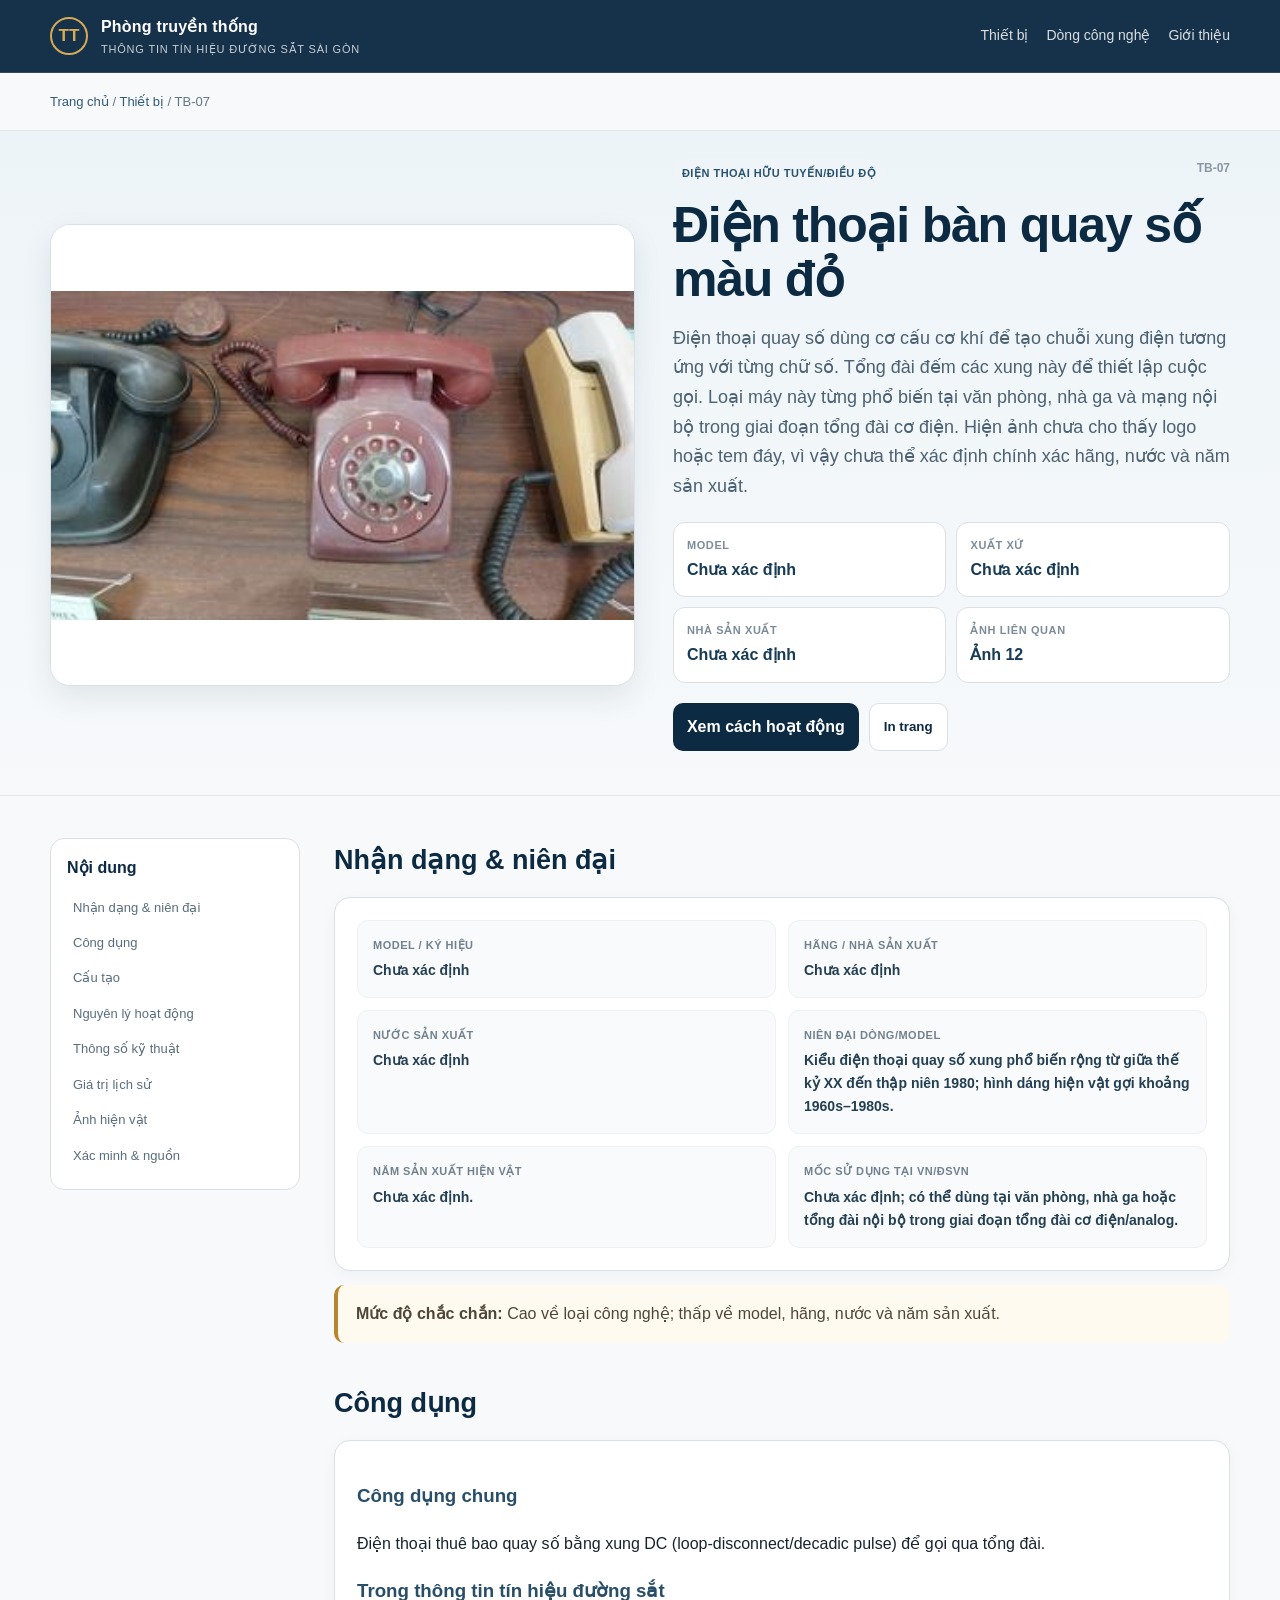
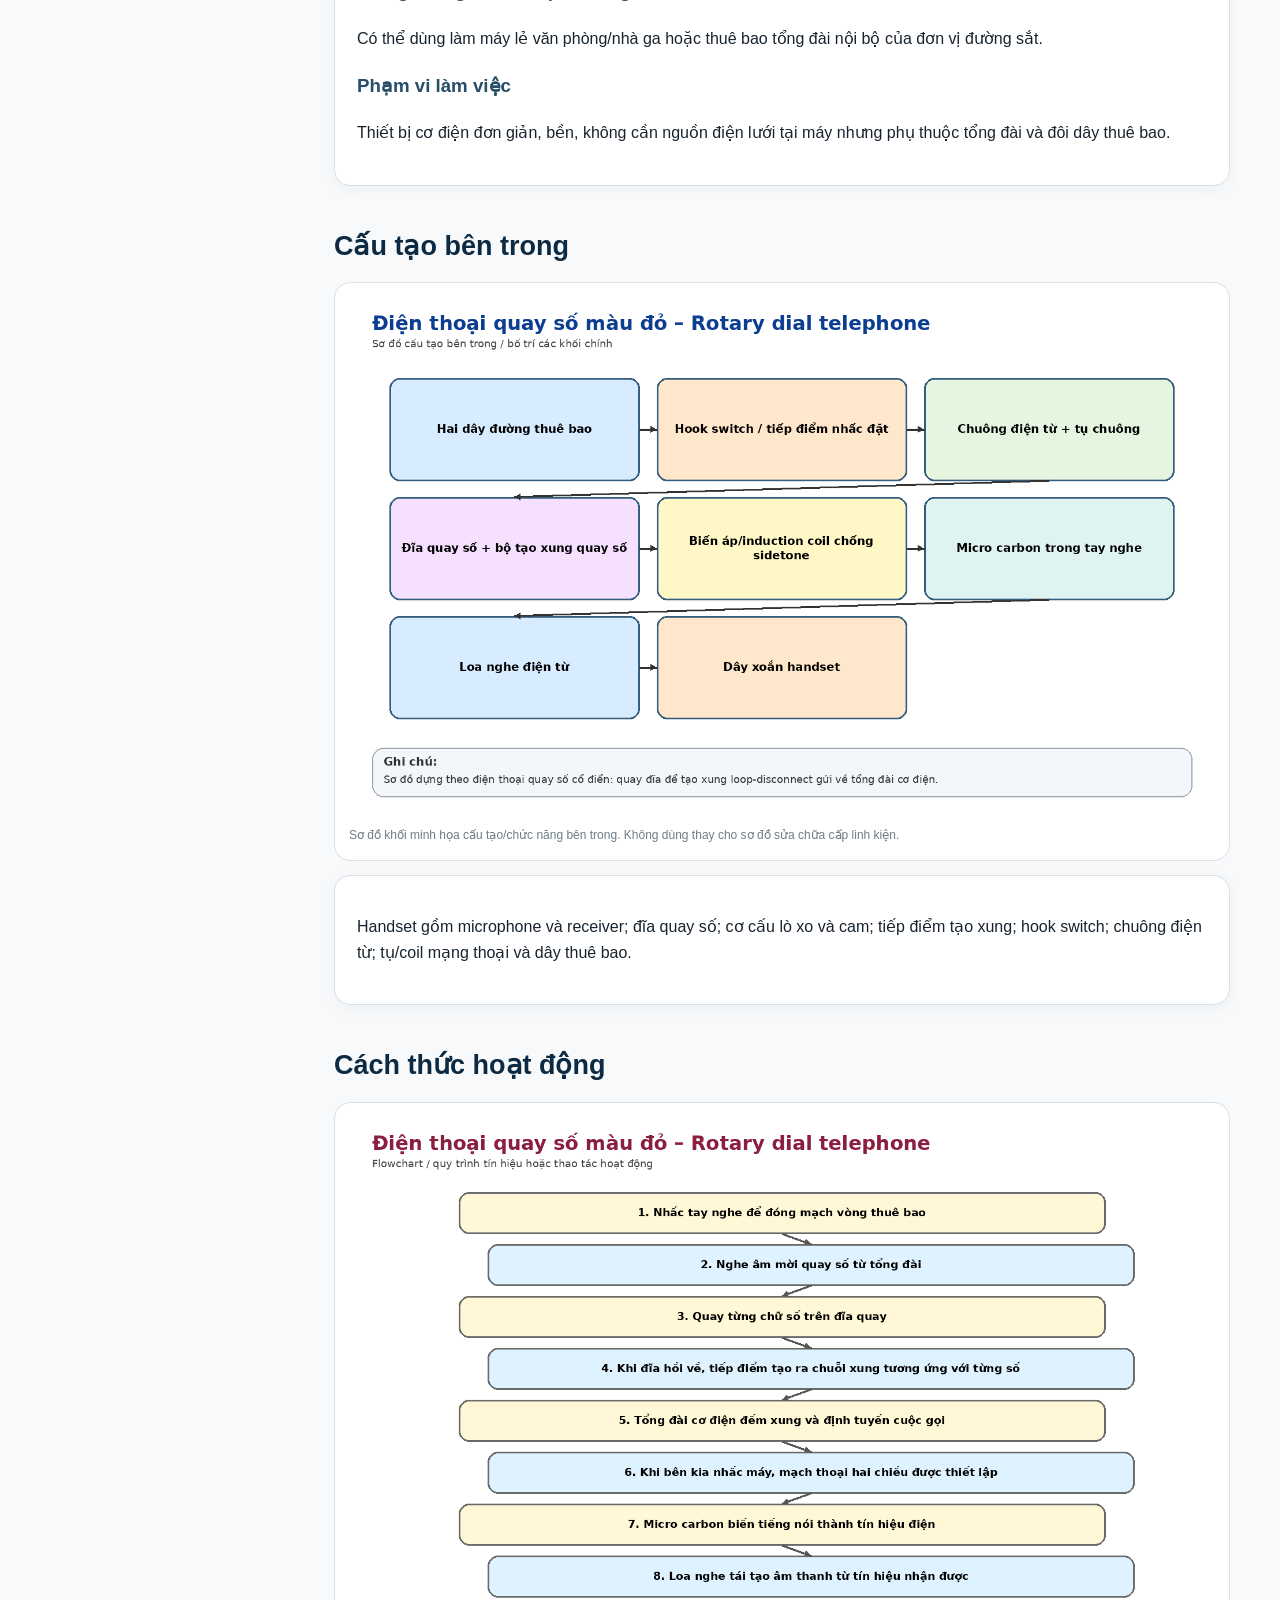
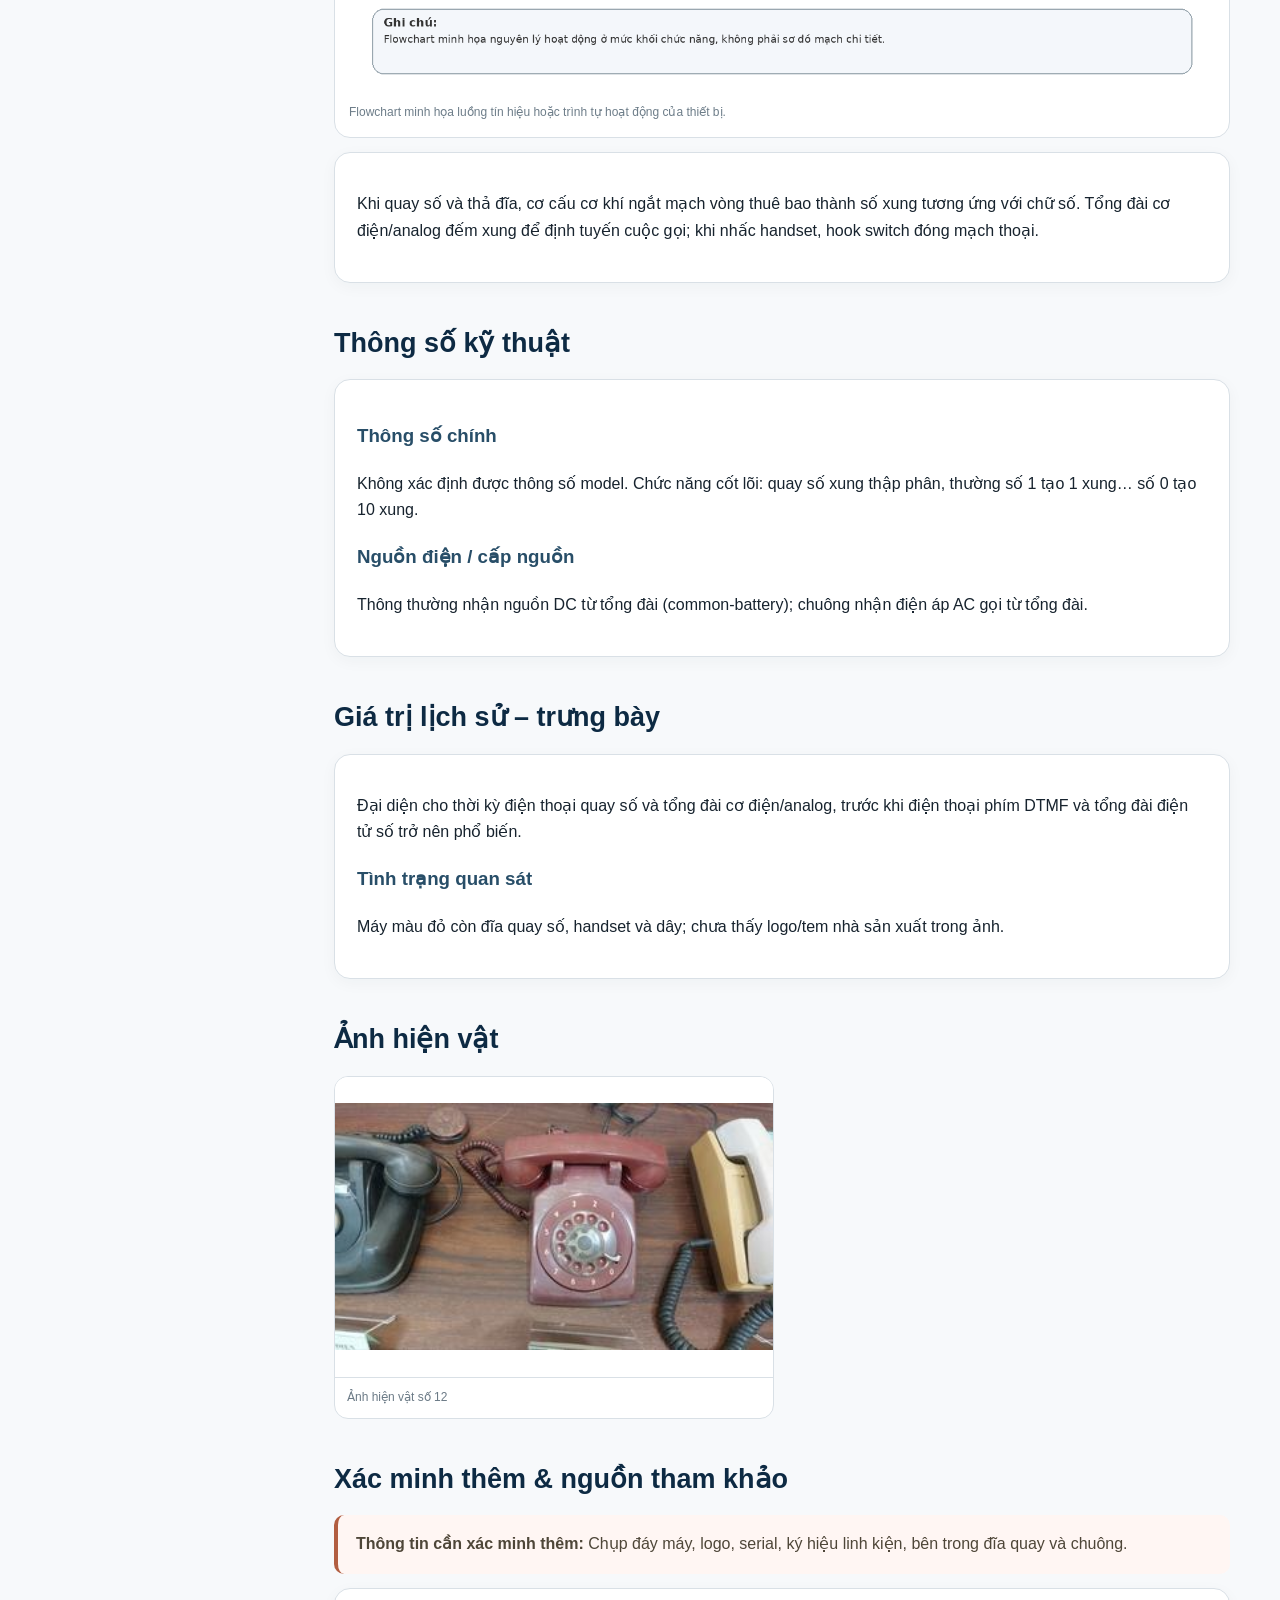
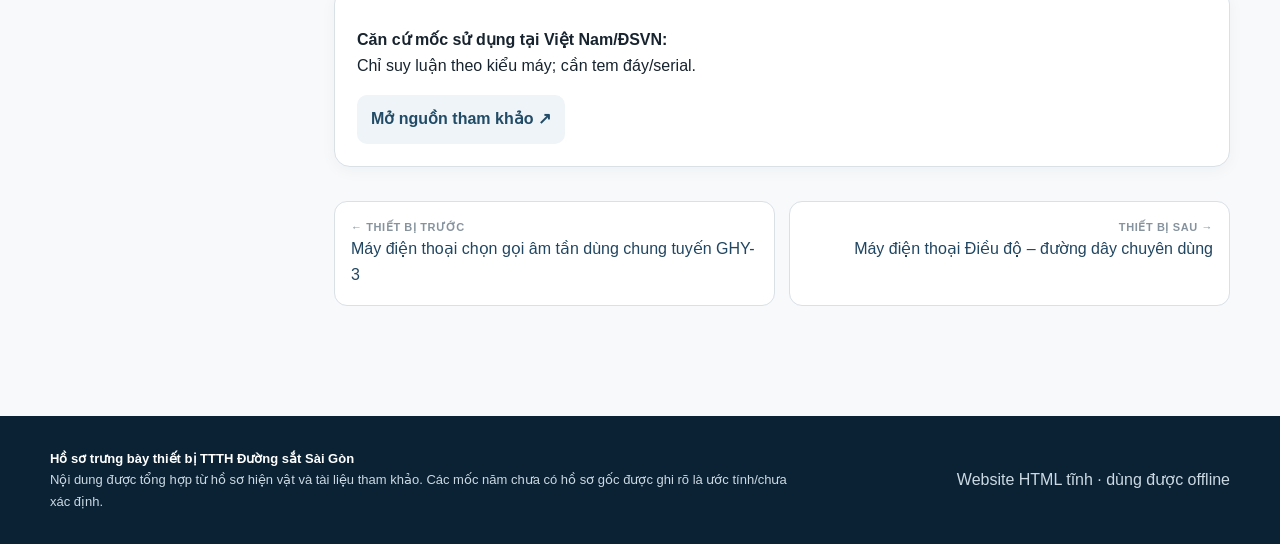
<file: thiet-bi/tb-07.html>
<!doctype html>
<html lang="vi">
  <head>
    <meta charset="utf-8" />
    <meta name="viewport" content="width=device-width,initial-scale=1" />
    <title>Điện thoại bàn quay số màu đỏ – Hồ sơ hiện vật</title>
    <meta
      name="description"
      content="Hồ sơ chi tiết Điện thoại bàn quay số màu đỏ: xuất xứ, niên đại, cấu tạo, nguyên lý và công dụng."
    />
    <link rel="stylesheet" href="../assets/css/site.css" />
  </head>
  <body>
    <header class="site-header">
      <div class="container header-inner">
        <a class="brand" href="../index.html"
          ><span class="brand-mark">TT</span
          ><span
            >Phòng truyền thống<small
              >Thông tin tín hiệu Đường sắt Sài Gòn</small
            ></span
          ></a
        >
        <nav class="nav">
          <a href="../index.html#thiet-bi">Thiết bị</a
          ><a href="../index.html#dong-thoi-gian">Dòng công nghệ</a
          ><a href="../index.html#gioi-thieu">Giới thiệu</a>
        </nav>
      </div>
    </header>
    <div class="container breadcrumb">
      <a href="../index.html">Trang chủ</a> /
      <a href="../index.html#thiet-bi">Thiết bị</a> / TB-07
    </div>
    <section class="detail-hero">
      <div class="container detail-grid">
        <div class="detail-photo">
          <img
            src="../assets/images/devices/photo_12.jpg"
            alt="Điện thoại bàn quay số màu đỏ"
          />
        </div>
        <div class="detail-info">
          <span class="badge">Điện thoại hữu tuyến/điều độ</span
          ><span class="code">TB-07</span>
          <h1>Điện thoại bàn quay số màu đỏ</h1>
          <p class="lead">
            Điện thoại quay số dùng cơ cấu cơ khí để tạo chuỗi xung điện tương
            ứng với từng chữ số. Tổng đài đếm các xung này để thiết lập cuộc
            gọi. Loại máy này từng phổ biến tại văn phòng, nhà ga và mạng nội bộ
            trong giai đoạn tổng đài cơ điện. Hiện ảnh chưa cho thấy logo hoặc
            tem đáy, vì vậy chưa thể xác định chính xác hãng, nước và năm sản
            xuất.
          </p>
          <div class="quick">
            <div><span>Model</span><b>Chưa xác định</b></div>
            <div><span>Xuất xứ</span><b>Chưa xác định</b></div>
            <div><span>Nhà sản xuất</span><b>Chưa xác định</b></div>
            <div><span>Ảnh liên quan</span><b>Ảnh 12</b></div>
          </div>
          <div class="actions">
            <a class="btn" href="#nguyen-ly">Xem cách hoạt động</a
            ><button class="btn secondary" onclick="window.print()">
              In trang
            </button>
          </div>
        </div>
      </div>
    </section>
    <div class="detail-content">
      <div class="container content-layout">
        <aside class="toc">
          <b>Nội dung</b><a href="#nhan-dang">Nhận dạng & niên đại</a
          ><a href="#cong-dung">Công dụng</a><a href="#cau-tao">Cấu tạo</a
          ><a href="#nguyen-ly">Nguyên lý hoạt động</a
          ><a href="#thong-so">Thông số kỹ thuật</a
          ><a href="#lich-su">Giá trị lịch sử</a><a href="#anh">Ảnh hiện vật</a
          ><a href="#xac-minh">Xác minh & nguồn</a>
        </aside>
        <article class="article">
          <section id="nhan-dang">
            <h2>Nhận dạng & niên đại</h2>
            <div class="info-card">
              <div class="facts">
                <div class="fact">
                  <span>Model / ký hiệu</span><b>Chưa xác định</b>
                </div>
                <div class="fact">
                  <span>Hãng / nhà sản xuất</span><b>Chưa xác định</b>
                </div>
                <div class="fact">
                  <span>Nước sản xuất</span><b>Chưa xác định</b>
                </div>
                <div class="fact">
                  <span>Niên đại dòng/model</span
                  ><b
                    >Kiểu điện thoại quay số xung phổ biến rộng từ giữa thế kỷ
                    XX đến thập niên 1980; hình dáng hiện vật gợi khoảng
                    1960s–1980s.</b
                  >
                </div>
                <div class="fact">
                  <span>Năm sản xuất hiện vật</span><b>Chưa xác định.</b>
                </div>
                <div class="fact">
                  <span>Mốc sử dụng tại VN/ĐSVN</span
                  ><b
                    >Chưa xác định; có thể dùng tại văn phòng, nhà ga hoặc tổng
                    đài nội bộ trong giai đoạn tổng đài cơ điện/analog.</b
                  >
                </div>
              </div>
            </div>
            <div class="callout" style="margin-top: 14px">
              <strong>Mức độ chắc chắn:</strong> Cao về loại công nghệ; thấp về
              model, hãng, nước và năm sản xuất.
            </div>
          </section>
          <section id="cong-dung">
            <h2>Công dụng</h2>
            <div class="info-card">
              <h3>Công dụng chung</h3>
              <p class="prose">
                Điện thoại thuê bao quay số bằng xung DC
                (loop-disconnect/decadic pulse) để gọi qua tổng đài.
              </p>
              <h3>Trong thông tin tín hiệu đường sắt</h3>
              <p class="prose">
                Có thể dùng làm máy lẻ văn phòng/nhà ga hoặc thuê bao tổng đài
                nội bộ của đơn vị đường sắt.
              </p>
              <h3>Phạm vi làm việc</h3>
              <p class="prose">
                Thiết bị cơ điện đơn giản, bền, không cần nguồn điện lưới tại
                máy nhưng phụ thuộc tổng đài và đôi dây thuê bao.
              </p>
            </div>
          </section>
          <section id="cau-tao">
            <h2>Cấu tạo bên trong</h2>
            <div class="diagram">
              <img
                src="../assets/images/diagrams/struct_07.png"
                alt="Sơ đồ cấu tạo Điện thoại bàn quay số màu đỏ"
                loading="lazy"
              />
              <div class="caption">
                Sơ đồ khối minh họa cấu tạo/chức năng bên trong. Không dùng thay
                cho sơ đồ sửa chữa cấp linh kiện.
              </div>
            </div>
            <div class="info-card" style="margin-top: 14px">
              <p class="prose">
                Handset gồm microphone và receiver; đĩa quay số; cơ cấu lò xo và
                cam; tiếp điểm tạo xung; hook switch; chuông điện từ; tụ/coil
                mạng thoại và dây thuê bao.
              </p>
            </div>
          </section>
          <section id="nguyen-ly">
            <h2>Cách thức hoạt động</h2>
            <div class="diagram">
              <img
                src="../assets/images/diagrams/flow_07.png"
                alt="Flowchart nguyên lý hoạt động Điện thoại bàn quay số màu đỏ"
                loading="lazy"
              />
              <div class="caption">
                Flowchart minh họa luồng tín hiệu hoặc trình tự hoạt động của
                thiết bị.
              </div>
            </div>
            <div class="info-card" style="margin-top: 14px">
              <p class="prose">
                Khi quay số và thả đĩa, cơ cấu cơ khí ngắt mạch vòng thuê bao
                thành số xung tương ứng với chữ số. Tổng đài cơ điện/analog đếm
                xung để định tuyến cuộc gọi; khi nhấc handset, hook switch đóng
                mạch thoại.
              </p>
            </div>
          </section>
          <section id="thong-so">
            <h2>Thông số kỹ thuật</h2>
            <div class="info-card">
              <h3>Thông số chính</h3>
              <p class="prose">
                Không xác định được thông số model. Chức năng cốt lõi: quay số
                xung thập phân, thường số 1 tạo 1 xung… số 0 tạo 10 xung.
              </p>
              <h3>Nguồn điện / cấp nguồn</h3>
              <p class="prose">
                Thông thường nhận nguồn DC từ tổng đài (common-battery); chuông
                nhận điện áp AC gọi từ tổng đài.
              </p>
            </div>
          </section>
          <section id="lich-su">
            <h2>Giá trị lịch sử – trưng bày</h2>
            <div class="info-card">
              <p>
                Đại diện cho thời kỳ điện thoại quay số và tổng đài cơ
                điện/analog, trước khi điện thoại phím DTMF và tổng đài điện tử
                số trở nên phổ biến.
              </p>
              <h3>Tình trạng quan sát</h3>
              <p>
                Máy màu đỏ còn đĩa quay số, handset và dây; chưa thấy logo/tem
                nhà sản xuất trong ảnh.
              </p>
            </div>
          </section>
          <section id="anh">
            <h2>Ảnh hiện vật</h2>
            <div class="gallery">
              <figure class="gallery-item">
                <img
                  src="../assets/images/devices/photo_12.jpg"
                  alt="Điện thoại bàn quay số màu đỏ – ảnh 12"
                  loading="lazy"
                />
                <figcaption>Ảnh hiện vật số 12</figcaption>
              </figure>
            </div>
          </section>
          <section id="xac-minh">
            <h2>Xác minh thêm & nguồn tham khảo</h2>
            <div class="callout verify">
              <strong>Thông tin cần xác minh thêm:</strong> Chụp đáy máy, logo,
              serial, ký hiệu linh kiện, bên trong đĩa quay và chuông.
            </div>
            <div class="info-card" style="margin-top: 14px">
              <p>
                <strong>Căn cứ mốc sử dụng tại Việt Nam/ĐSVN:</strong><br />Chỉ
                suy luận theo kiểu máy; cần tem đáy/serial.
              </p>
              <a
                class="source-link"
                href="https://www.cmm.gov.mo/eng/Exhibition/secondfloor/MoreInfo/2_6_1_DTMF.html"
                target="_blank"
                rel="noopener"
                >Mở nguồn tham khảo ↗</a
              >
            </div>
            <div class="pager">
              <a href="tb-06.html"
                ><span class="label-small">← Thiết bị trước</span>Máy điện thoại
                chọn gọi âm tần dùng chung tuyến GHY-3</a
              ><a href="tb-08.html"
                ><span class="label-small">Thiết bị sau →</span>Máy điện thoại
                Điều độ – đường dây chuyên dùng</a
              >
            </div>
          </section>
        </article>
      </div>
    </div>
    <footer class="site-footer">
      <div class="container footer-inner">
        <div class="footer-note">
          <strong>Hồ sơ trưng bày thiết bị TTTH Đường sắt Sài Gòn</strong
          ><br />Nội dung được tổng hợp từ hồ sơ hiện vật và tài liệu tham khảo.
          Các mốc năm chưa có hồ sơ gốc được ghi rõ là ước tính/chưa xác định.
        </div>
        <div>Website HTML tĩnh · dùng được offline</div>
      </div>
    </footer>
  </body>
</html>
</file>
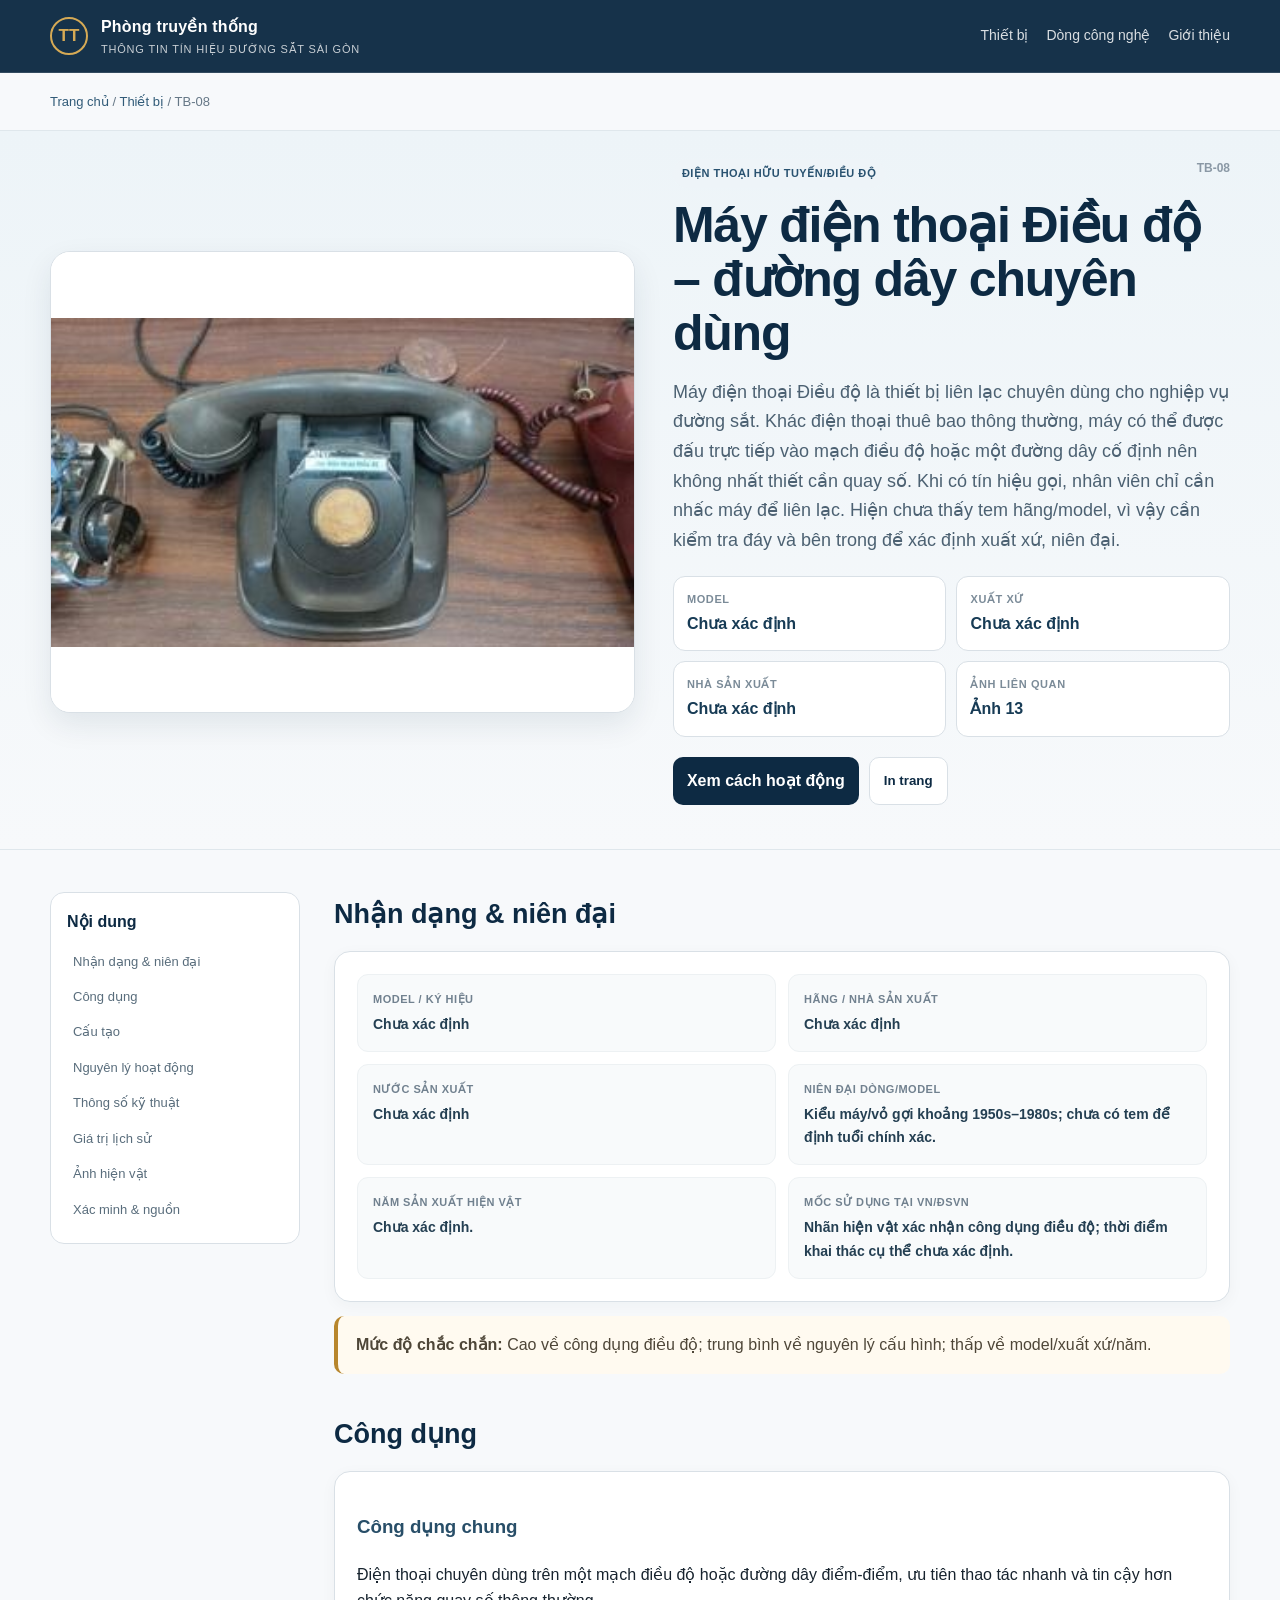
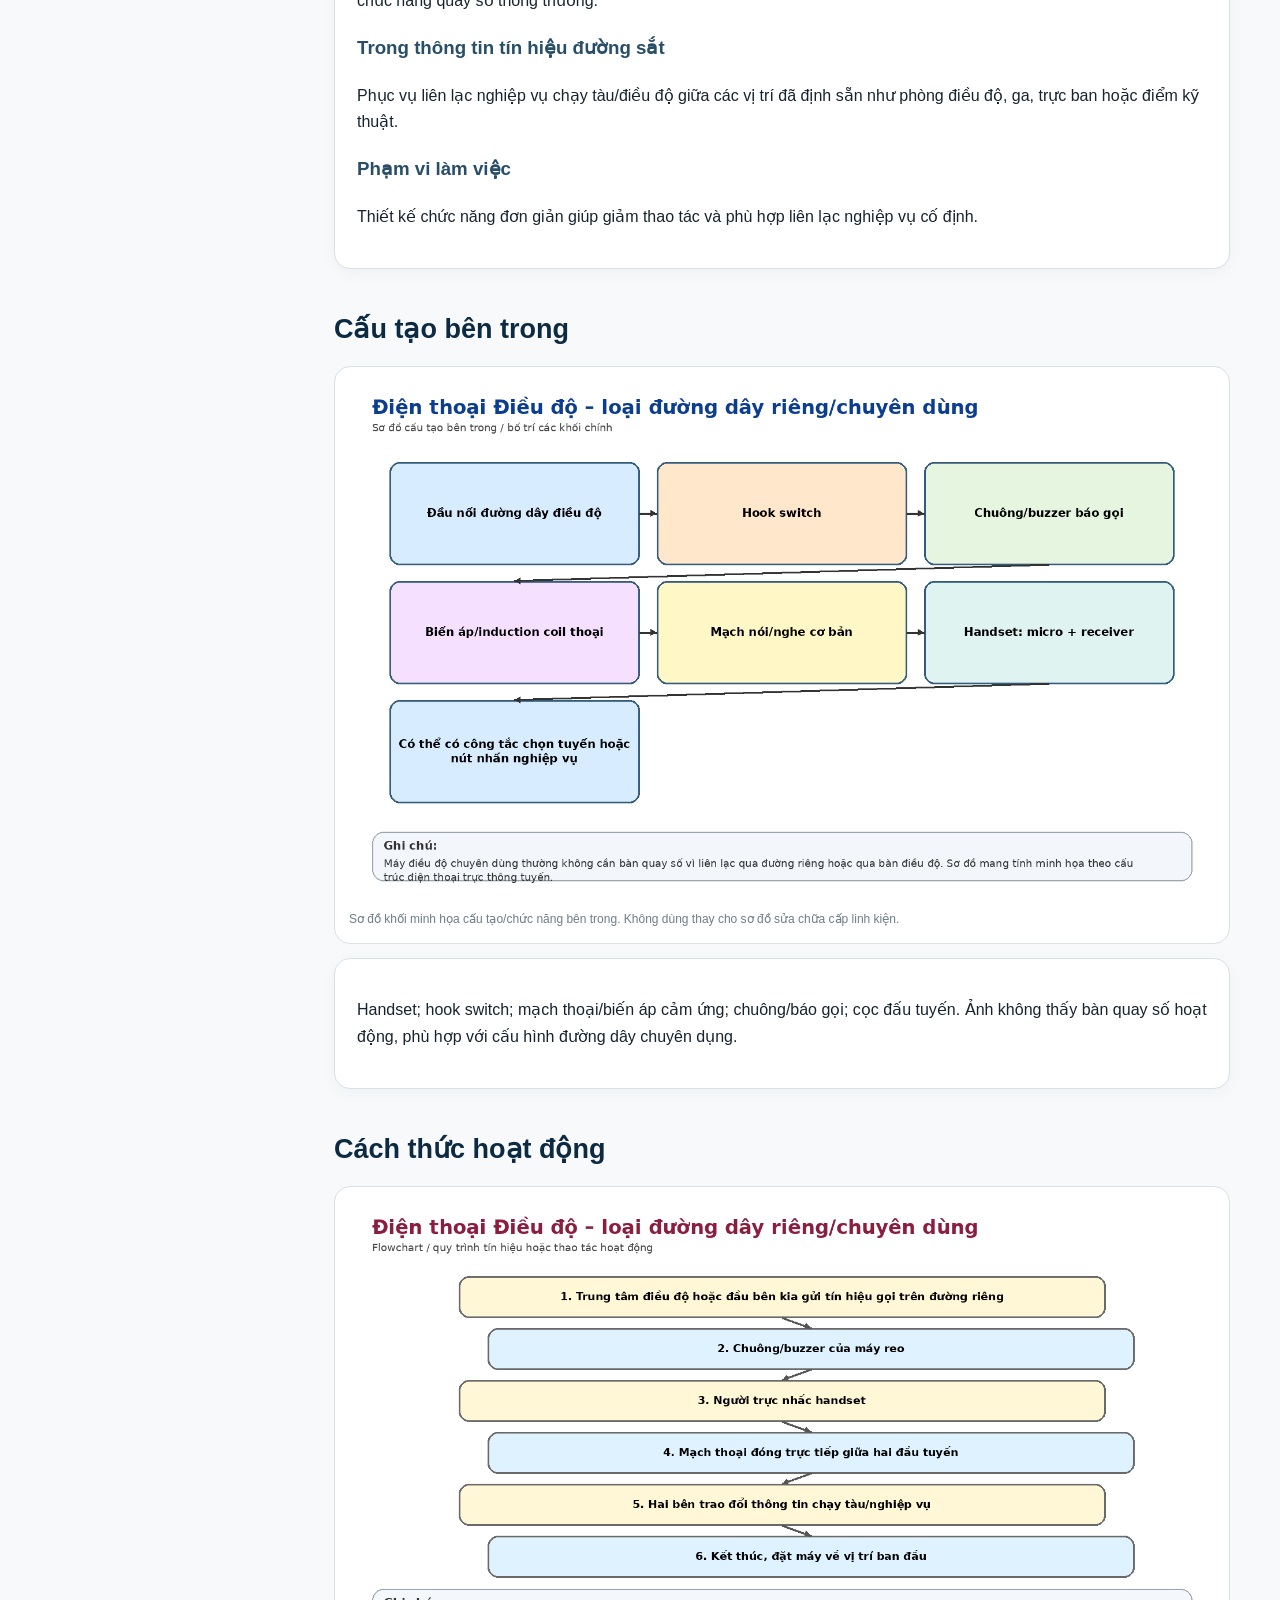
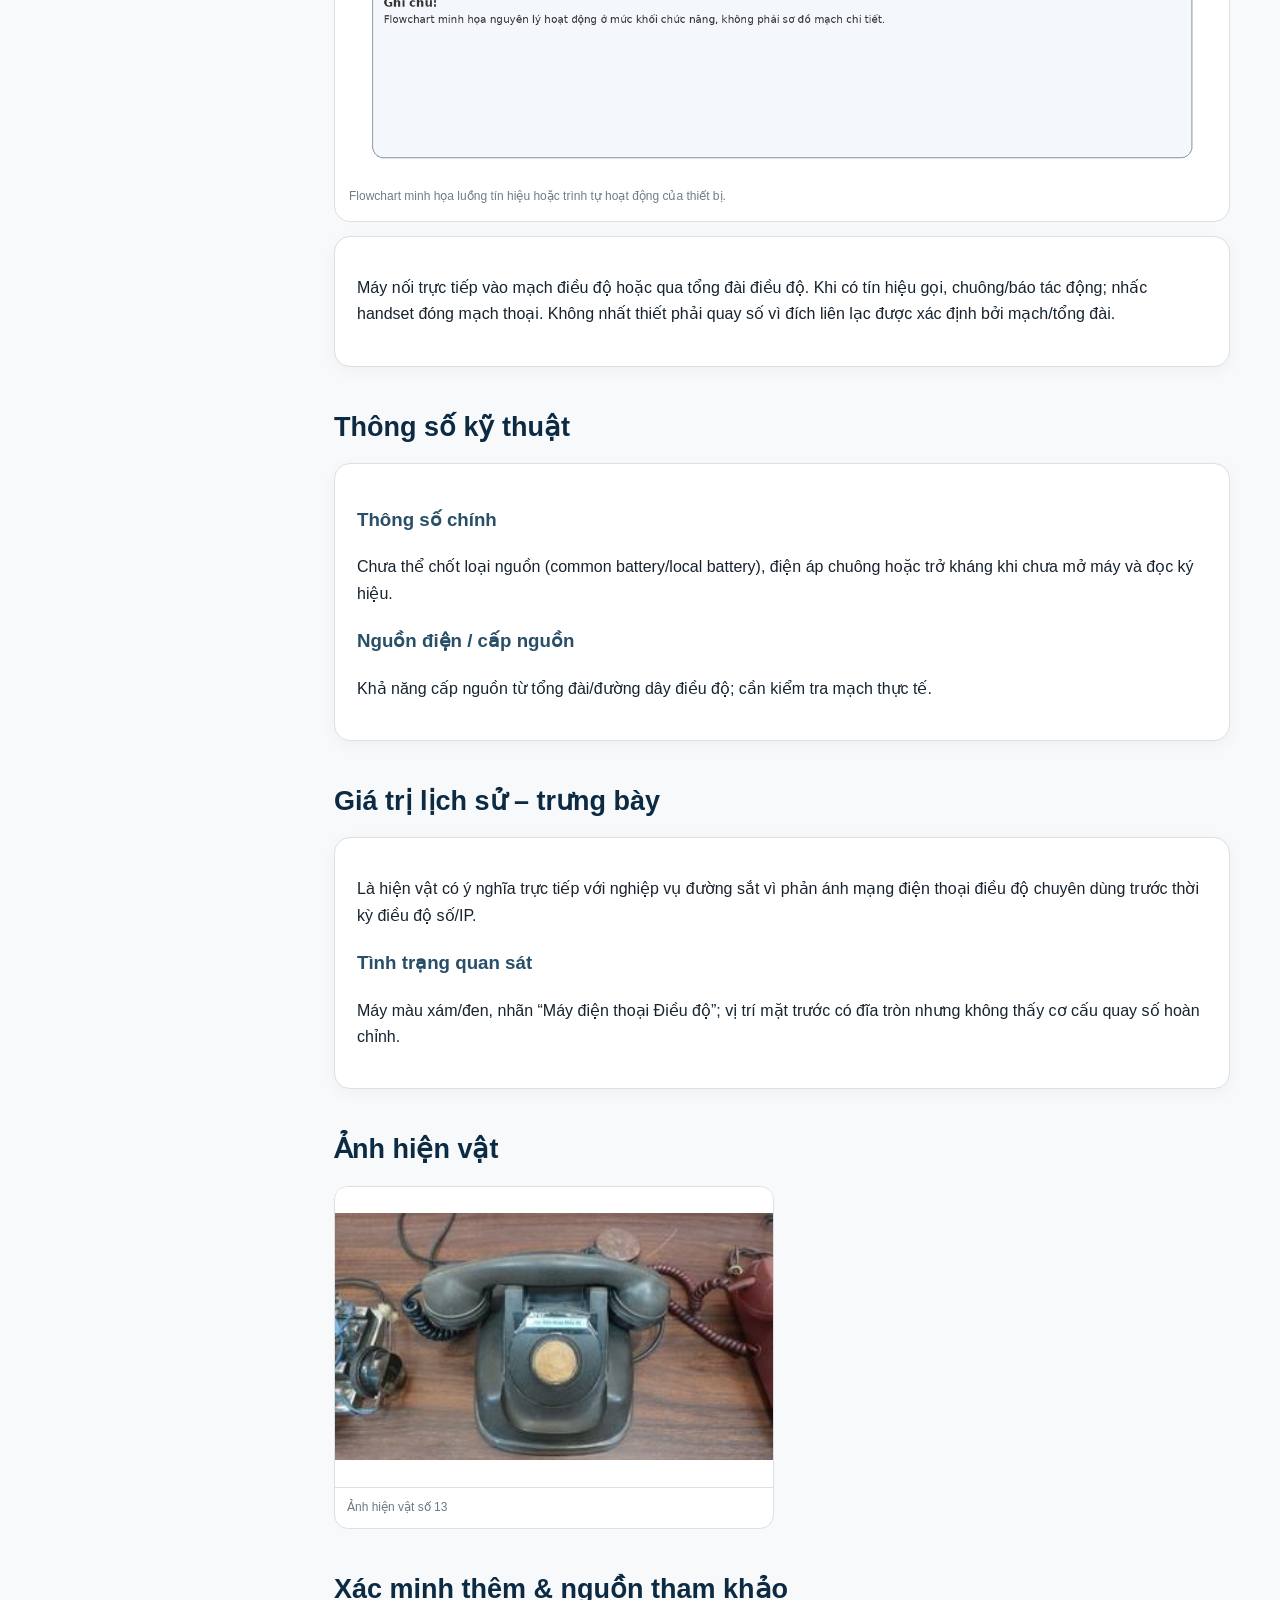
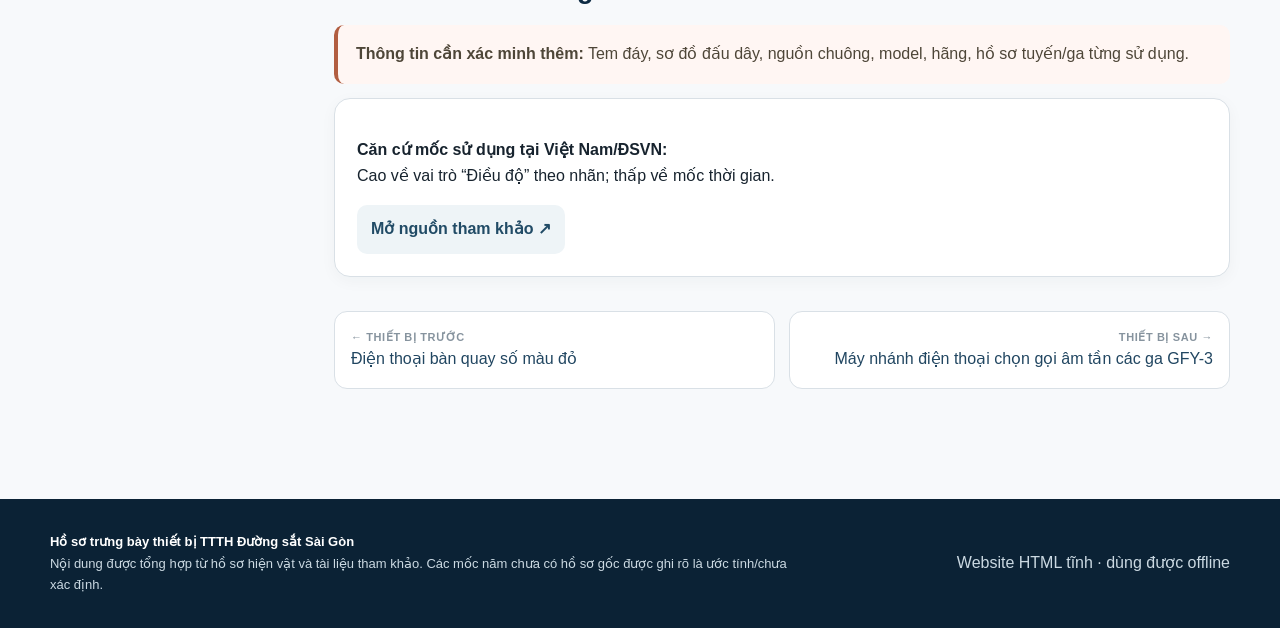
<file: thiet-bi/tb-08.html>
<!doctype html>
<html lang="vi">
  <head>
    <meta charset="utf-8" />
    <meta name="viewport" content="width=device-width,initial-scale=1" />
    <title>
      Máy điện thoại Điều độ – đường dây chuyên dùng – Hồ sơ hiện vật
    </title>
    <meta
      name="description"
      content="Hồ sơ chi tiết Máy điện thoại Điều độ – đường dây chuyên dùng: xuất xứ, niên đại, cấu tạo, nguyên lý và công dụng."
    />
    <link rel="stylesheet" href="../assets/css/site.css" />
  </head>
  <body>
    <header class="site-header">
      <div class="container header-inner">
        <a class="brand" href="../index.html"
          ><span class="brand-mark">TT</span
          ><span
            >Phòng truyền thống<small
              >Thông tin tín hiệu Đường sắt Sài Gòn</small
            ></span
          ></a
        >
        <nav class="nav">
          <a href="../index.html#thiet-bi">Thiết bị</a
          ><a href="../index.html#dong-thoi-gian">Dòng công nghệ</a
          ><a href="../index.html#gioi-thieu">Giới thiệu</a>
        </nav>
      </div>
    </header>
    <div class="container breadcrumb">
      <a href="../index.html">Trang chủ</a> /
      <a href="../index.html#thiet-bi">Thiết bị</a> / TB-08
    </div>
    <section class="detail-hero">
      <div class="container detail-grid">
        <div class="detail-photo">
          <img
            src="../assets/images/devices/photo_13.jpg"
            alt="Máy điện thoại Điều độ – đường dây chuyên dùng"
          />
        </div>
        <div class="detail-info">
          <span class="badge">Điện thoại hữu tuyến/điều độ</span
          ><span class="code">TB-08</span>
          <h1>Máy điện thoại Điều độ – đường dây chuyên dùng</h1>
          <p class="lead">
            Máy điện thoại Điều độ là thiết bị liên lạc chuyên dùng cho nghiệp
            vụ đường sắt. Khác điện thoại thuê bao thông thường, máy có thể được
            đấu trực tiếp vào mạch điều độ hoặc một đường dây cố định nên không
            nhất thiết cần quay số. Khi có tín hiệu gọi, nhân viên chỉ cần nhấc
            máy để liên lạc. Hiện chưa thấy tem hãng/model, vì vậy cần kiểm tra
            đáy và bên trong để xác định xuất xứ, niên đại.
          </p>
          <div class="quick">
            <div><span>Model</span><b>Chưa xác định</b></div>
            <div><span>Xuất xứ</span><b>Chưa xác định</b></div>
            <div><span>Nhà sản xuất</span><b>Chưa xác định</b></div>
            <div><span>Ảnh liên quan</span><b>Ảnh 13</b></div>
          </div>
          <div class="actions">
            <a class="btn" href="#nguyen-ly">Xem cách hoạt động</a
            ><button class="btn secondary" onclick="window.print()">
              In trang
            </button>
          </div>
        </div>
      </div>
    </section>
    <div class="detail-content">
      <div class="container content-layout">
        <aside class="toc">
          <b>Nội dung</b><a href="#nhan-dang">Nhận dạng & niên đại</a
          ><a href="#cong-dung">Công dụng</a><a href="#cau-tao">Cấu tạo</a
          ><a href="#nguyen-ly">Nguyên lý hoạt động</a
          ><a href="#thong-so">Thông số kỹ thuật</a
          ><a href="#lich-su">Giá trị lịch sử</a><a href="#anh">Ảnh hiện vật</a
          ><a href="#xac-minh">Xác minh & nguồn</a>
        </aside>
        <article class="article">
          <section id="nhan-dang">
            <h2>Nhận dạng & niên đại</h2>
            <div class="info-card">
              <div class="facts">
                <div class="fact">
                  <span>Model / ký hiệu</span><b>Chưa xác định</b>
                </div>
                <div class="fact">
                  <span>Hãng / nhà sản xuất</span><b>Chưa xác định</b>
                </div>
                <div class="fact">
                  <span>Nước sản xuất</span><b>Chưa xác định</b>
                </div>
                <div class="fact">
                  <span>Niên đại dòng/model</span
                  ><b
                    >Kiểu máy/vỏ gợi khoảng 1950s–1980s; chưa có tem để định
                    tuổi chính xác.</b
                  >
                </div>
                <div class="fact">
                  <span>Năm sản xuất hiện vật</span><b>Chưa xác định.</b>
                </div>
                <div class="fact">
                  <span>Mốc sử dụng tại VN/ĐSVN</span
                  ><b
                    >Nhãn hiện vật xác nhận công dụng điều độ; thời điểm khai
                    thác cụ thể chưa xác định.</b
                  >
                </div>
              </div>
            </div>
            <div class="callout" style="margin-top: 14px">
              <strong>Mức độ chắc chắn:</strong> Cao về công dụng điều độ; trung
              bình về nguyên lý cấu hình; thấp về model/xuất xứ/năm.
            </div>
          </section>
          <section id="cong-dung">
            <h2>Công dụng</h2>
            <div class="info-card">
              <h3>Công dụng chung</h3>
              <p class="prose">
                Điện thoại chuyên dùng trên một mạch điều độ hoặc đường dây
                điểm-điểm, ưu tiên thao tác nhanh và tin cậy hơn chức năng quay
                số thông thường.
              </p>
              <h3>Trong thông tin tín hiệu đường sắt</h3>
              <p class="prose">
                Phục vụ liên lạc nghiệp vụ chạy tàu/điều độ giữa các vị trí đã
                định sẵn như phòng điều độ, ga, trực ban hoặc điểm kỹ thuật.
              </p>
              <h3>Phạm vi làm việc</h3>
              <p class="prose">
                Thiết kế chức năng đơn giản giúp giảm thao tác và phù hợp liên
                lạc nghiệp vụ cố định.
              </p>
            </div>
          </section>
          <section id="cau-tao">
            <h2>Cấu tạo bên trong</h2>
            <div class="diagram">
              <img
                src="../assets/images/diagrams/struct_08.png"
                alt="Sơ đồ cấu tạo Máy điện thoại Điều độ – đường dây chuyên dùng"
                loading="lazy"
              />
              <div class="caption">
                Sơ đồ khối minh họa cấu tạo/chức năng bên trong. Không dùng thay
                cho sơ đồ sửa chữa cấp linh kiện.
              </div>
            </div>
            <div class="info-card" style="margin-top: 14px">
              <p class="prose">
                Handset; hook switch; mạch thoại/biến áp cảm ứng; chuông/báo
                gọi; cọc đấu tuyến. Ảnh không thấy bàn quay số hoạt động, phù
                hợp với cấu hình đường dây chuyên dụng.
              </p>
            </div>
          </section>
          <section id="nguyen-ly">
            <h2>Cách thức hoạt động</h2>
            <div class="diagram">
              <img
                src="../assets/images/diagrams/flow_08.png"
                alt="Flowchart nguyên lý hoạt động Máy điện thoại Điều độ – đường dây chuyên dùng"
                loading="lazy"
              />
              <div class="caption">
                Flowchart minh họa luồng tín hiệu hoặc trình tự hoạt động của
                thiết bị.
              </div>
            </div>
            <div class="info-card" style="margin-top: 14px">
              <p class="prose">
                Máy nối trực tiếp vào mạch điều độ hoặc qua tổng đài điều độ.
                Khi có tín hiệu gọi, chuông/báo tác động; nhấc handset đóng mạch
                thoại. Không nhất thiết phải quay số vì đích liên lạc được xác
                định bởi mạch/tổng đài.
              </p>
            </div>
          </section>
          <section id="thong-so">
            <h2>Thông số kỹ thuật</h2>
            <div class="info-card">
              <h3>Thông số chính</h3>
              <p class="prose">
                Chưa thể chốt loại nguồn (common battery/local battery), điện áp
                chuông hoặc trở kháng khi chưa mở máy và đọc ký hiệu.
              </p>
              <h3>Nguồn điện / cấp nguồn</h3>
              <p class="prose">
                Khả năng cấp nguồn từ tổng đài/đường dây điều độ; cần kiểm tra
                mạch thực tế.
              </p>
            </div>
          </section>
          <section id="lich-su">
            <h2>Giá trị lịch sử – trưng bày</h2>
            <div class="info-card">
              <p>
                Là hiện vật có ý nghĩa trực tiếp với nghiệp vụ đường sắt vì phản
                ánh mạng điện thoại điều độ chuyên dùng trước thời kỳ điều độ
                số/IP.
              </p>
              <h3>Tình trạng quan sát</h3>
              <p>
                Máy màu xám/đen, nhãn “Máy điện thoại Điều độ”; vị trí mặt trước
                có đĩa tròn nhưng không thấy cơ cấu quay số hoàn chỉnh.
              </p>
            </div>
          </section>
          <section id="anh">
            <h2>Ảnh hiện vật</h2>
            <div class="gallery">
              <figure class="gallery-item">
                <img
                  src="../assets/images/devices/photo_13.jpg"
                  alt="Máy điện thoại Điều độ – đường dây chuyên dùng – ảnh 13"
                  loading="lazy"
                />
                <figcaption>Ảnh hiện vật số 13</figcaption>
              </figure>
            </div>
          </section>
          <section id="xac-minh">
            <h2>Xác minh thêm & nguồn tham khảo</h2>
            <div class="callout verify">
              <strong>Thông tin cần xác minh thêm:</strong> Tem đáy, sơ đồ đấu
              dây, nguồn chuông, model, hãng, hồ sơ tuyến/ga từng sử dụng.
            </div>
            <div class="info-card" style="margin-top: 14px">
              <p>
                <strong>Căn cứ mốc sử dụng tại Việt Nam/ĐSVN:</strong><br />Cao
                về vai trò “Điều độ” theo nhãn; thấp về mốc thời gian.
              </p>
              <a
                class="source-link"
                href="https://law1.110.com/law_179192.html"
                target="_blank"
                rel="noopener"
                >Mở nguồn tham khảo ↗</a
              >
            </div>
            <div class="pager">
              <a href="tb-07.html"
                ><span class="label-small">← Thiết bị trước</span>Điện thoại bàn
                quay số màu đỏ</a
              ><a href="tb-09.html"
                ><span class="label-small">Thiết bị sau →</span>Máy nhánh điện
                thoại chọn gọi âm tần các ga GFY-3</a
              >
            </div>
          </section>
        </article>
      </div>
    </div>
    <footer class="site-footer">
      <div class="container footer-inner">
        <div class="footer-note">
          <strong>Hồ sơ trưng bày thiết bị TTTH Đường sắt Sài Gòn</strong
          ><br />Nội dung được tổng hợp từ hồ sơ hiện vật và tài liệu tham khảo.
          Các mốc năm chưa có hồ sơ gốc được ghi rõ là ước tính/chưa xác định.
        </div>
        <div>Website HTML tĩnh · dùng được offline</div>
      </div>
    </footer>
  </body>
</html>
</file>
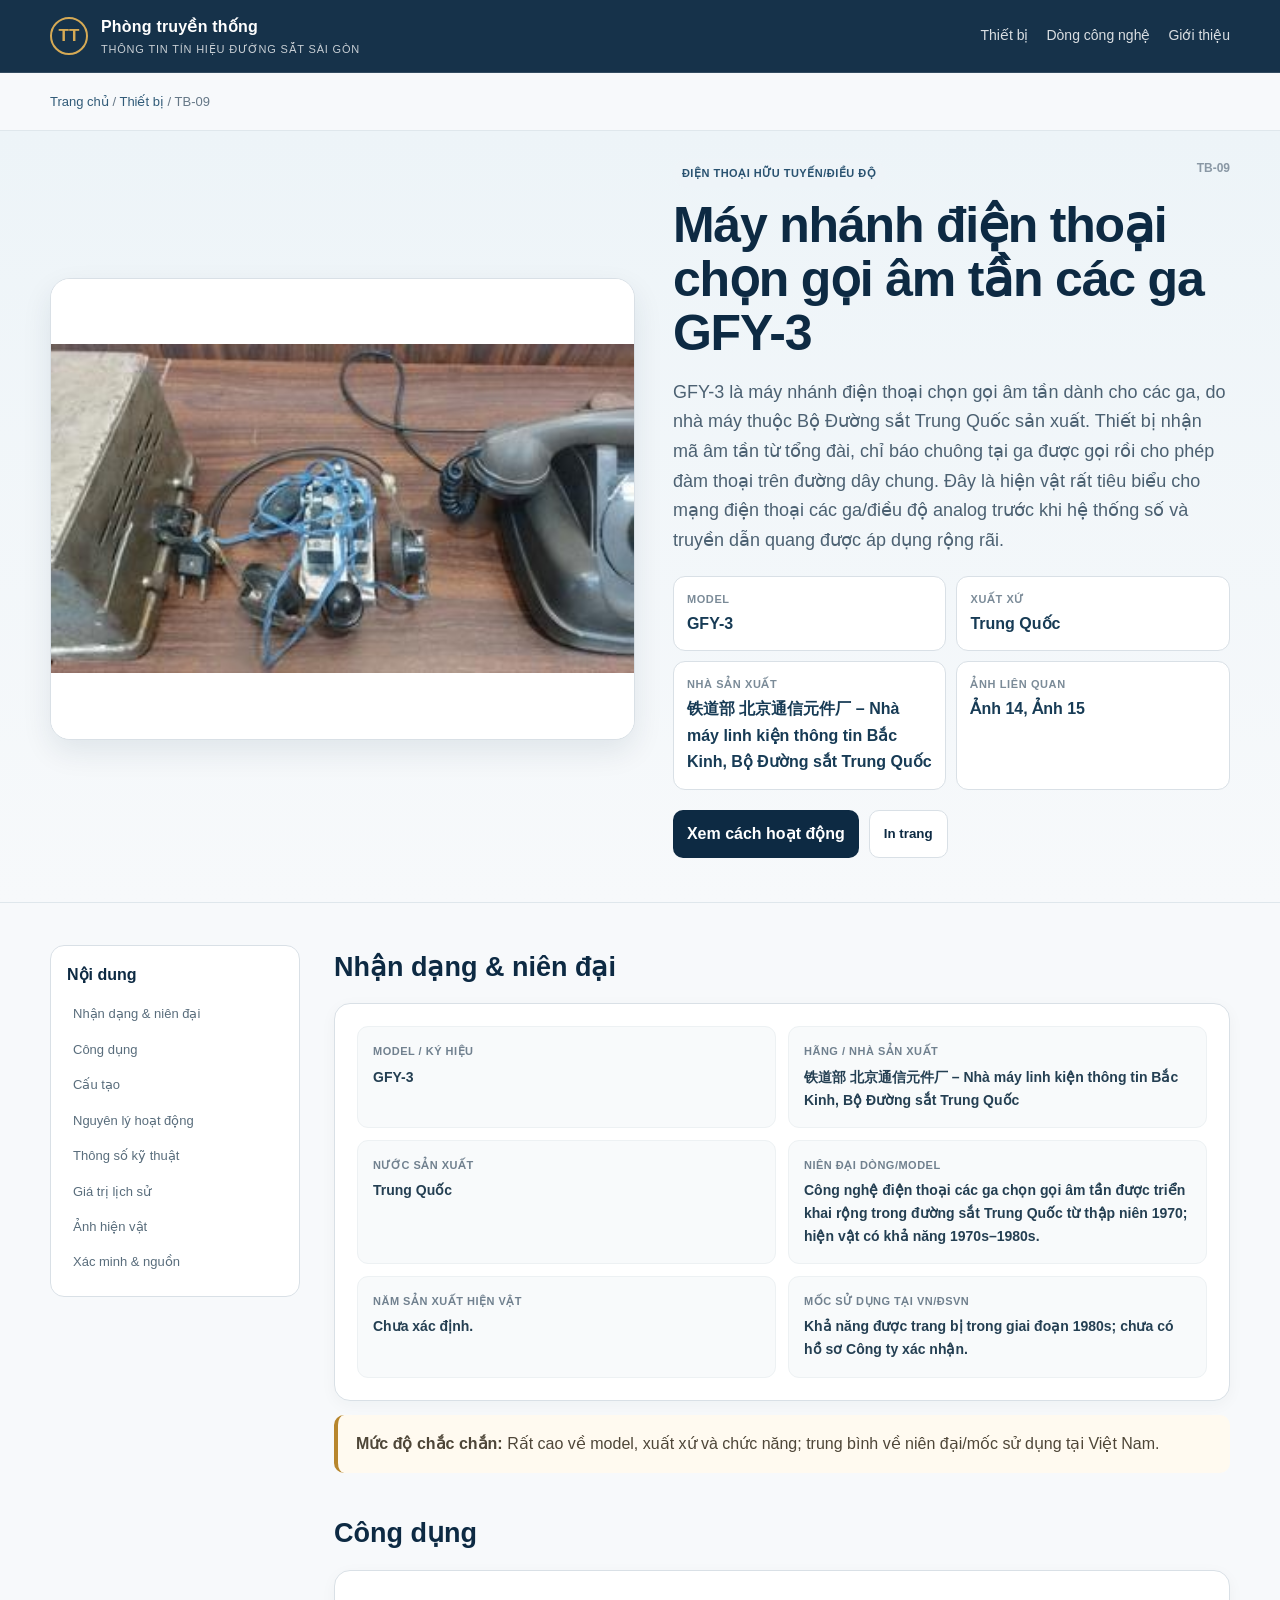
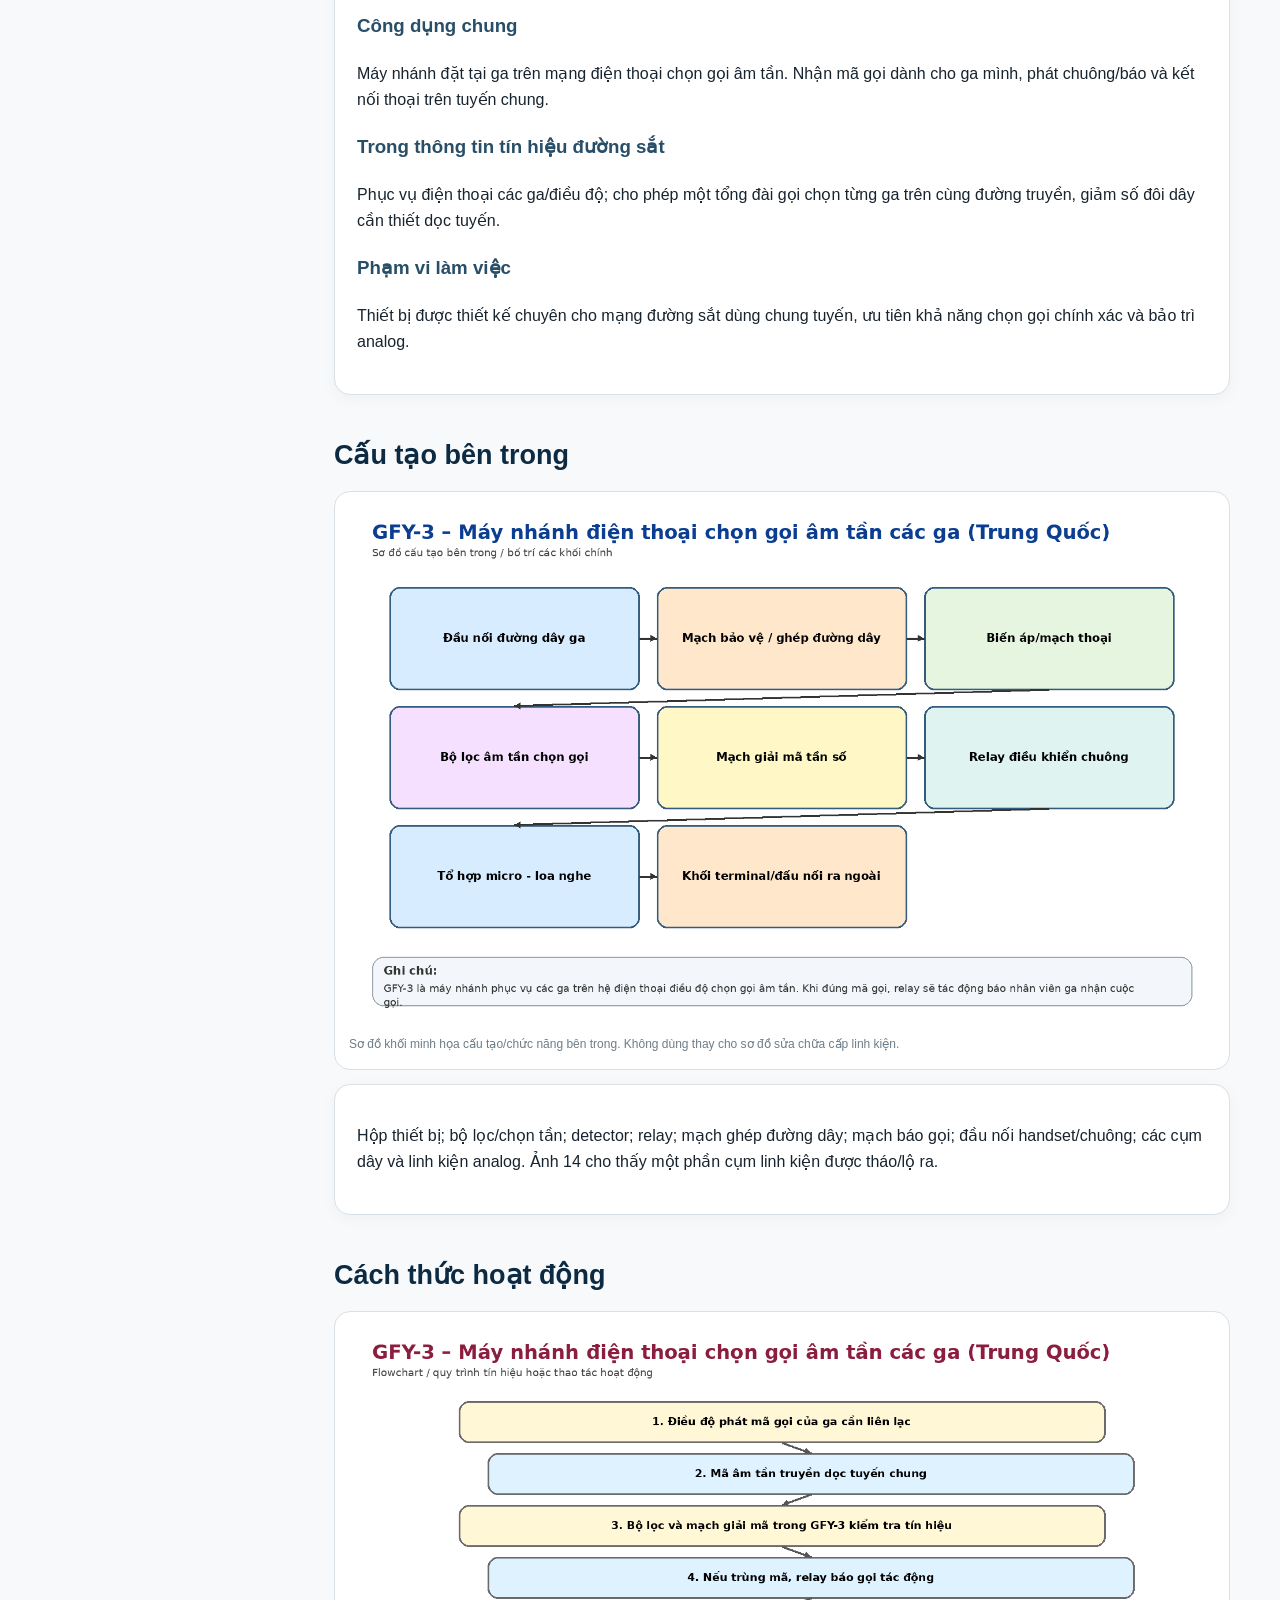
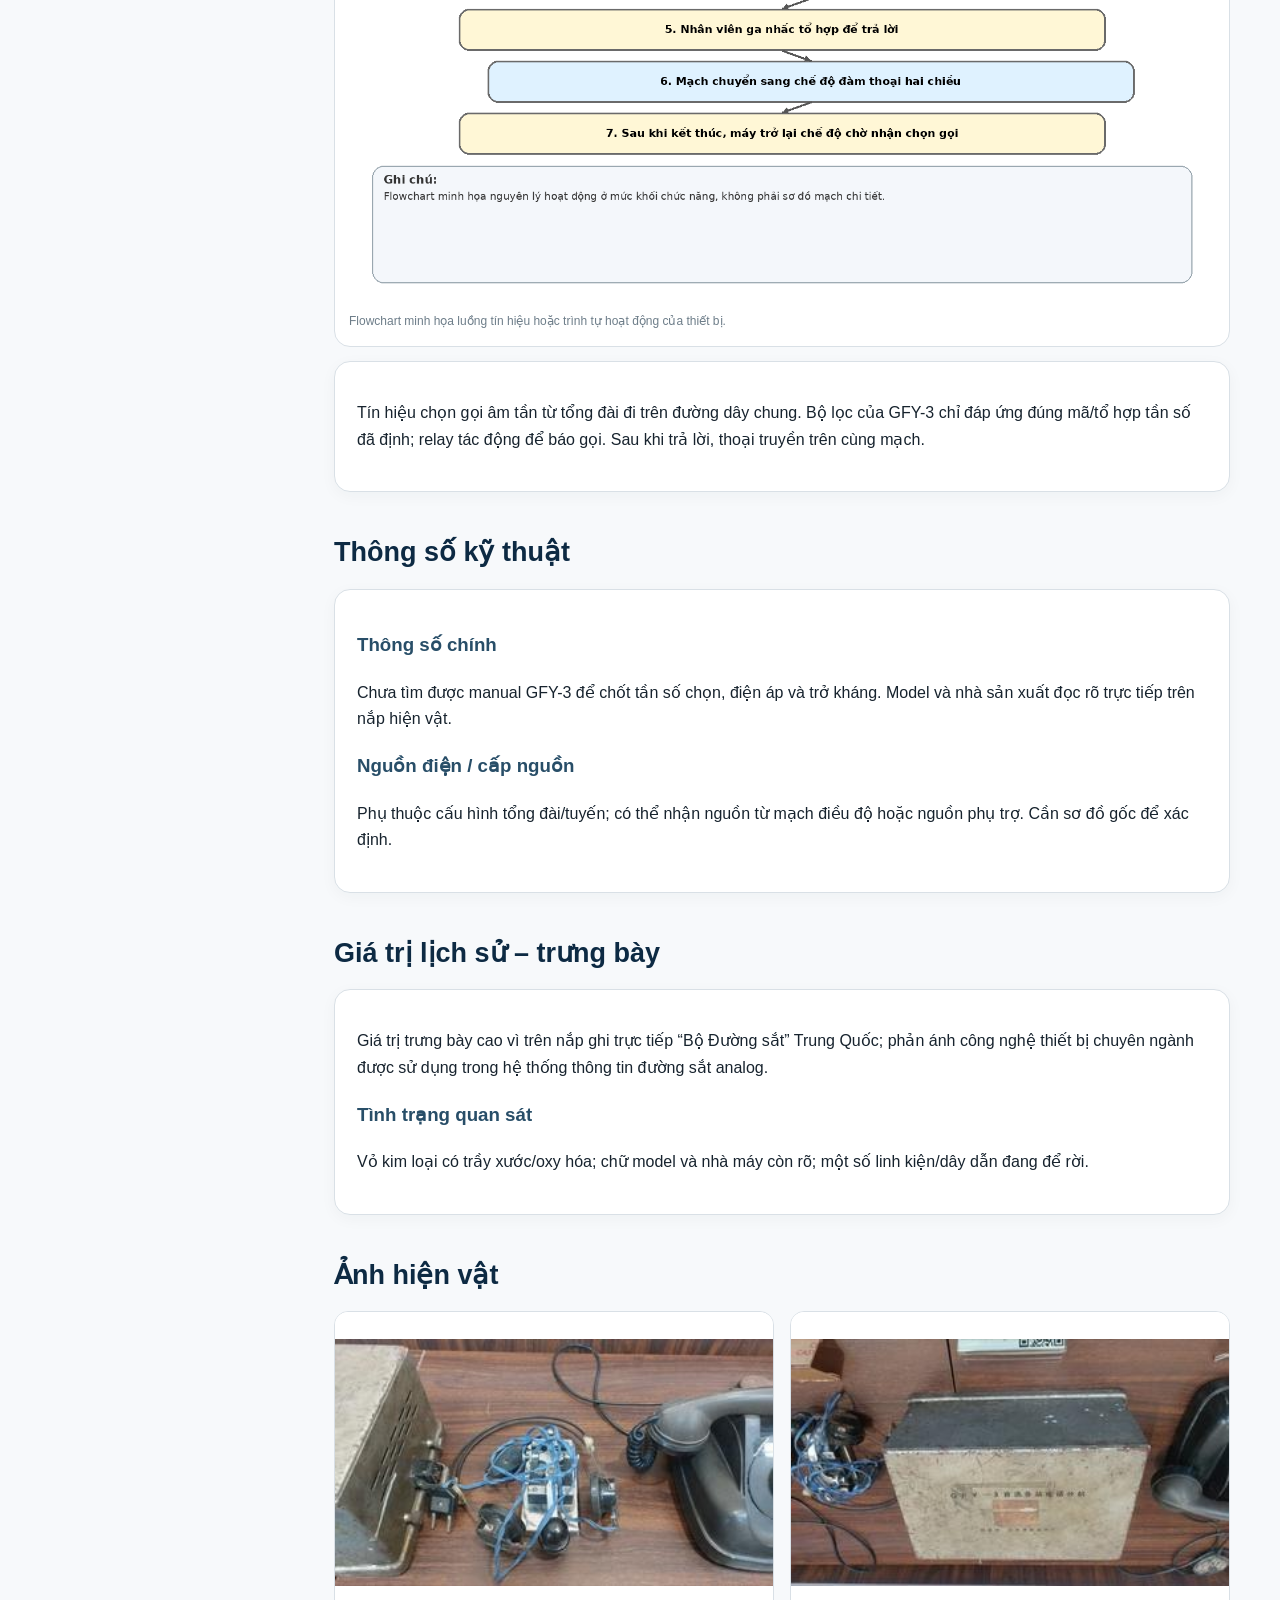
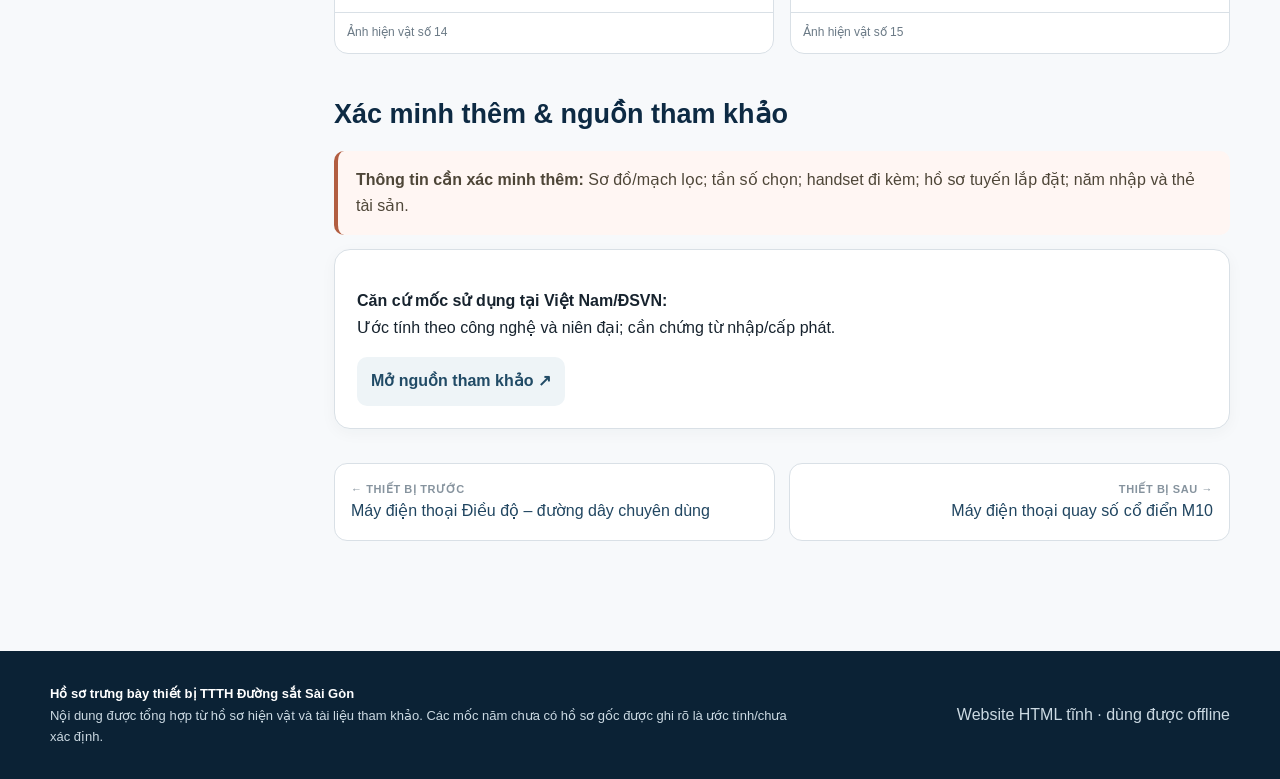
<file: thiet-bi/tb-09.html>
<!doctype html>
<html lang="vi">
  <head>
    <meta charset="utf-8" />
    <meta name="viewport" content="width=device-width,initial-scale=1" />
    <title>
      Máy nhánh điện thoại chọn gọi âm tần các ga GFY-3 – Hồ sơ hiện vật
    </title>
    <meta
      name="description"
      content="Hồ sơ chi tiết Máy nhánh điện thoại chọn gọi âm tần các ga GFY-3: xuất xứ, niên đại, cấu tạo, nguyên lý và công dụng."
    />
    <link rel="stylesheet" href="../assets/css/site.css" />
  </head>
  <body>
    <header class="site-header">
      <div class="container header-inner">
        <a class="brand" href="../index.html"
          ><span class="brand-mark">TT</span
          ><span
            >Phòng truyền thống<small
              >Thông tin tín hiệu Đường sắt Sài Gòn</small
            ></span
          ></a
        >
        <nav class="nav">
          <a href="../index.html#thiet-bi">Thiết bị</a
          ><a href="../index.html#dong-thoi-gian">Dòng công nghệ</a
          ><a href="../index.html#gioi-thieu">Giới thiệu</a>
        </nav>
      </div>
    </header>
    <div class="container breadcrumb">
      <a href="../index.html">Trang chủ</a> /
      <a href="../index.html#thiet-bi">Thiết bị</a> / TB-09
    </div>
    <section class="detail-hero">
      <div class="container detail-grid">
        <div class="detail-photo">
          <img
            src="../assets/images/devices/photo_14.jpg"
            alt="Máy nhánh điện thoại chọn gọi âm tần các ga GFY-3"
          />
        </div>
        <div class="detail-info">
          <span class="badge">Điện thoại hữu tuyến/điều độ</span
          ><span class="code">TB-09</span>
          <h1>Máy nhánh điện thoại chọn gọi âm tần các ga GFY-3</h1>
          <p class="lead">
            GFY-3 là máy nhánh điện thoại chọn gọi âm tần dành cho các ga, do
            nhà máy thuộc Bộ Đường sắt Trung Quốc sản xuất. Thiết bị nhận mã âm
            tần từ tổng đài, chỉ báo chuông tại ga được gọi rồi cho phép đàm
            thoại trên đường dây chung. Đây là hiện vật rất tiêu biểu cho mạng
            điện thoại các ga/điều độ analog trước khi hệ thống số và truyền dẫn
            quang được áp dụng rộng rãi.
          </p>
          <div class="quick">
            <div><span>Model</span><b>GFY-3</b></div>
            <div><span>Xuất xứ</span><b>Trung Quốc</b></div>
            <div>
              <span>Nhà sản xuất</span
              ><b
                >铁道部 北京通信元件厂 – Nhà máy linh kiện thông tin Bắc Kinh,
                Bộ Đường sắt Trung Quốc</b
              >
            </div>
            <div><span>Ảnh liên quan</span><b>Ảnh 14, Ảnh 15</b></div>
          </div>
          <div class="actions">
            <a class="btn" href="#nguyen-ly">Xem cách hoạt động</a
            ><button class="btn secondary" onclick="window.print()">
              In trang
            </button>
          </div>
        </div>
      </div>
    </section>
    <div class="detail-content">
      <div class="container content-layout">
        <aside class="toc">
          <b>Nội dung</b><a href="#nhan-dang">Nhận dạng & niên đại</a
          ><a href="#cong-dung">Công dụng</a><a href="#cau-tao">Cấu tạo</a
          ><a href="#nguyen-ly">Nguyên lý hoạt động</a
          ><a href="#thong-so">Thông số kỹ thuật</a
          ><a href="#lich-su">Giá trị lịch sử</a><a href="#anh">Ảnh hiện vật</a
          ><a href="#xac-minh">Xác minh & nguồn</a>
        </aside>
        <article class="article">
          <section id="nhan-dang">
            <h2>Nhận dạng & niên đại</h2>
            <div class="info-card">
              <div class="facts">
                <div class="fact"><span>Model / ký hiệu</span><b>GFY-3</b></div>
                <div class="fact">
                  <span>Hãng / nhà sản xuất</span
                  ><b
                    >铁道部 北京通信元件厂 – Nhà máy linh kiện thông tin Bắc
                    Kinh, Bộ Đường sắt Trung Quốc</b
                  >
                </div>
                <div class="fact">
                  <span>Nước sản xuất</span><b>Trung Quốc</b>
                </div>
                <div class="fact">
                  <span>Niên đại dòng/model</span
                  ><b
                    >Công nghệ điện thoại các ga chọn gọi âm tần được triển khai
                    rộng trong đường sắt Trung Quốc từ thập niên 1970; hiện vật
                    có khả năng 1970s–1980s.</b
                  >
                </div>
                <div class="fact">
                  <span>Năm sản xuất hiện vật</span><b>Chưa xác định.</b>
                </div>
                <div class="fact">
                  <span>Mốc sử dụng tại VN/ĐSVN</span
                  ><b
                    >Khả năng được trang bị trong giai đoạn 1980s; chưa có hồ sơ
                    Công ty xác nhận.</b
                  >
                </div>
              </div>
            </div>
            <div class="callout" style="margin-top: 14px">
              <strong>Mức độ chắc chắn:</strong> Rất cao về model, xuất xứ và
              chức năng; trung bình về niên đại/mốc sử dụng tại Việt Nam.
            </div>
          </section>
          <section id="cong-dung">
            <h2>Công dụng</h2>
            <div class="info-card">
              <h3>Công dụng chung</h3>
              <p class="prose">
                Máy nhánh đặt tại ga trên mạng điện thoại chọn gọi âm tần. Nhận
                mã gọi dành cho ga mình, phát chuông/báo và kết nối thoại trên
                tuyến chung.
              </p>
              <h3>Trong thông tin tín hiệu đường sắt</h3>
              <p class="prose">
                Phục vụ điện thoại các ga/điều độ; cho phép một tổng đài gọi
                chọn từng ga trên cùng đường truyền, giảm số đôi dây cần thiết
                dọc tuyến.
              </p>
              <h3>Phạm vi làm việc</h3>
              <p class="prose">
                Thiết bị được thiết kế chuyên cho mạng đường sắt dùng chung
                tuyến, ưu tiên khả năng chọn gọi chính xác và bảo trì analog.
              </p>
            </div>
          </section>
          <section id="cau-tao">
            <h2>Cấu tạo bên trong</h2>
            <div class="diagram">
              <img
                src="../assets/images/diagrams/struct_09.png"
                alt="Sơ đồ cấu tạo Máy nhánh điện thoại chọn gọi âm tần các ga GFY-3"
                loading="lazy"
              />
              <div class="caption">
                Sơ đồ khối minh họa cấu tạo/chức năng bên trong. Không dùng thay
                cho sơ đồ sửa chữa cấp linh kiện.
              </div>
            </div>
            <div class="info-card" style="margin-top: 14px">
              <p class="prose">
                Hộp thiết bị; bộ lọc/chọn tần; detector; relay; mạch ghép đường
                dây; mạch báo gọi; đầu nối handset/chuông; các cụm dây và linh
                kiện analog. Ảnh 14 cho thấy một phần cụm linh kiện được tháo/lộ
                ra.
              </p>
            </div>
          </section>
          <section id="nguyen-ly">
            <h2>Cách thức hoạt động</h2>
            <div class="diagram">
              <img
                src="../assets/images/diagrams/flow_09.png"
                alt="Flowchart nguyên lý hoạt động Máy nhánh điện thoại chọn gọi âm tần các ga GFY-3"
                loading="lazy"
              />
              <div class="caption">
                Flowchart minh họa luồng tín hiệu hoặc trình tự hoạt động của
                thiết bị.
              </div>
            </div>
            <div class="info-card" style="margin-top: 14px">
              <p class="prose">
                Tín hiệu chọn gọi âm tần từ tổng đài đi trên đường dây chung. Bộ
                lọc của GFY-3 chỉ đáp ứng đúng mã/tổ hợp tần số đã định; relay
                tác động để báo gọi. Sau khi trả lời, thoại truyền trên cùng
                mạch.
              </p>
            </div>
          </section>
          <section id="thong-so">
            <h2>Thông số kỹ thuật</h2>
            <div class="info-card">
              <h3>Thông số chính</h3>
              <p class="prose">
                Chưa tìm được manual GFY-3 để chốt tần số chọn, điện áp và trở
                kháng. Model và nhà sản xuất đọc rõ trực tiếp trên nắp hiện vật.
              </p>
              <h3>Nguồn điện / cấp nguồn</h3>
              <p class="prose">
                Phụ thuộc cấu hình tổng đài/tuyến; có thể nhận nguồn từ mạch
                điều độ hoặc nguồn phụ trợ. Cần sơ đồ gốc để xác định.
              </p>
            </div>
          </section>
          <section id="lich-su">
            <h2>Giá trị lịch sử – trưng bày</h2>
            <div class="info-card">
              <p>
                Giá trị trưng bày cao vì trên nắp ghi trực tiếp “Bộ Đường sắt”
                Trung Quốc; phản ánh công nghệ thiết bị chuyên ngành được sử
                dụng trong hệ thống thông tin đường sắt analog.
              </p>
              <h3>Tình trạng quan sát</h3>
              <p>
                Vỏ kim loại có trầy xước/oxy hóa; chữ model và nhà máy còn rõ;
                một số linh kiện/dây dẫn đang để rời.
              </p>
            </div>
          </section>
          <section id="anh">
            <h2>Ảnh hiện vật</h2>
            <div class="gallery">
              <figure class="gallery-item">
                <img
                  src="../assets/images/devices/photo_14.jpg"
                  alt="Máy nhánh điện thoại chọn gọi âm tần các ga GFY-3 – ảnh 14"
                  loading="lazy"
                />
                <figcaption>Ảnh hiện vật số 14</figcaption>
              </figure>
              <figure class="gallery-item">
                <img
                  src="../assets/images/devices/photo_15.jpg"
                  alt="Máy nhánh điện thoại chọn gọi âm tần các ga GFY-3 – ảnh 15"
                  loading="lazy"
                />
                <figcaption>Ảnh hiện vật số 15</figcaption>
              </figure>
            </div>
          </section>
          <section id="xac-minh">
            <h2>Xác minh thêm & nguồn tham khảo</h2>
            <div class="callout verify">
              <strong>Thông tin cần xác minh thêm:</strong> Sơ đồ/mạch lọc; tần
              số chọn; handset đi kèm; hồ sơ tuyến lắp đặt; năm nhập và thẻ tài
              sản.
            </div>
            <div class="info-card" style="margin-top: 14px">
              <p>
                <strong>Căn cứ mốc sử dụng tại Việt Nam/ĐSVN:</strong><br />Ước
                tính theo công nghệ và niên đại; cần chứng từ nhập/cấp phát.
              </p>
              <a
                class="source-link"
                href="https://www.hljszw.org.cn/home/book/info/get_id/110640.html"
                target="_blank"
                rel="noopener"
                >Mở nguồn tham khảo ↗</a
              >
            </div>
            <div class="pager">
              <a href="tb-08.html"
                ><span class="label-small">← Thiết bị trước</span>Máy điện thoại
                Điều độ – đường dây chuyên dùng</a
              ><a href="tb-10.html"
                ><span class="label-small">Thiết bị sau →</span>Máy điện thoại
                quay số cổ điển M10</a
              >
            </div>
          </section>
        </article>
      </div>
    </div>
    <footer class="site-footer">
      <div class="container footer-inner">
        <div class="footer-note">
          <strong>Hồ sơ trưng bày thiết bị TTTH Đường sắt Sài Gòn</strong
          ><br />Nội dung được tổng hợp từ hồ sơ hiện vật và tài liệu tham khảo.
          Các mốc năm chưa có hồ sơ gốc được ghi rõ là ước tính/chưa xác định.
        </div>
        <div>Website HTML tĩnh · dùng được offline</div>
      </div>
    </footer>
  </body>
</html>
</file>
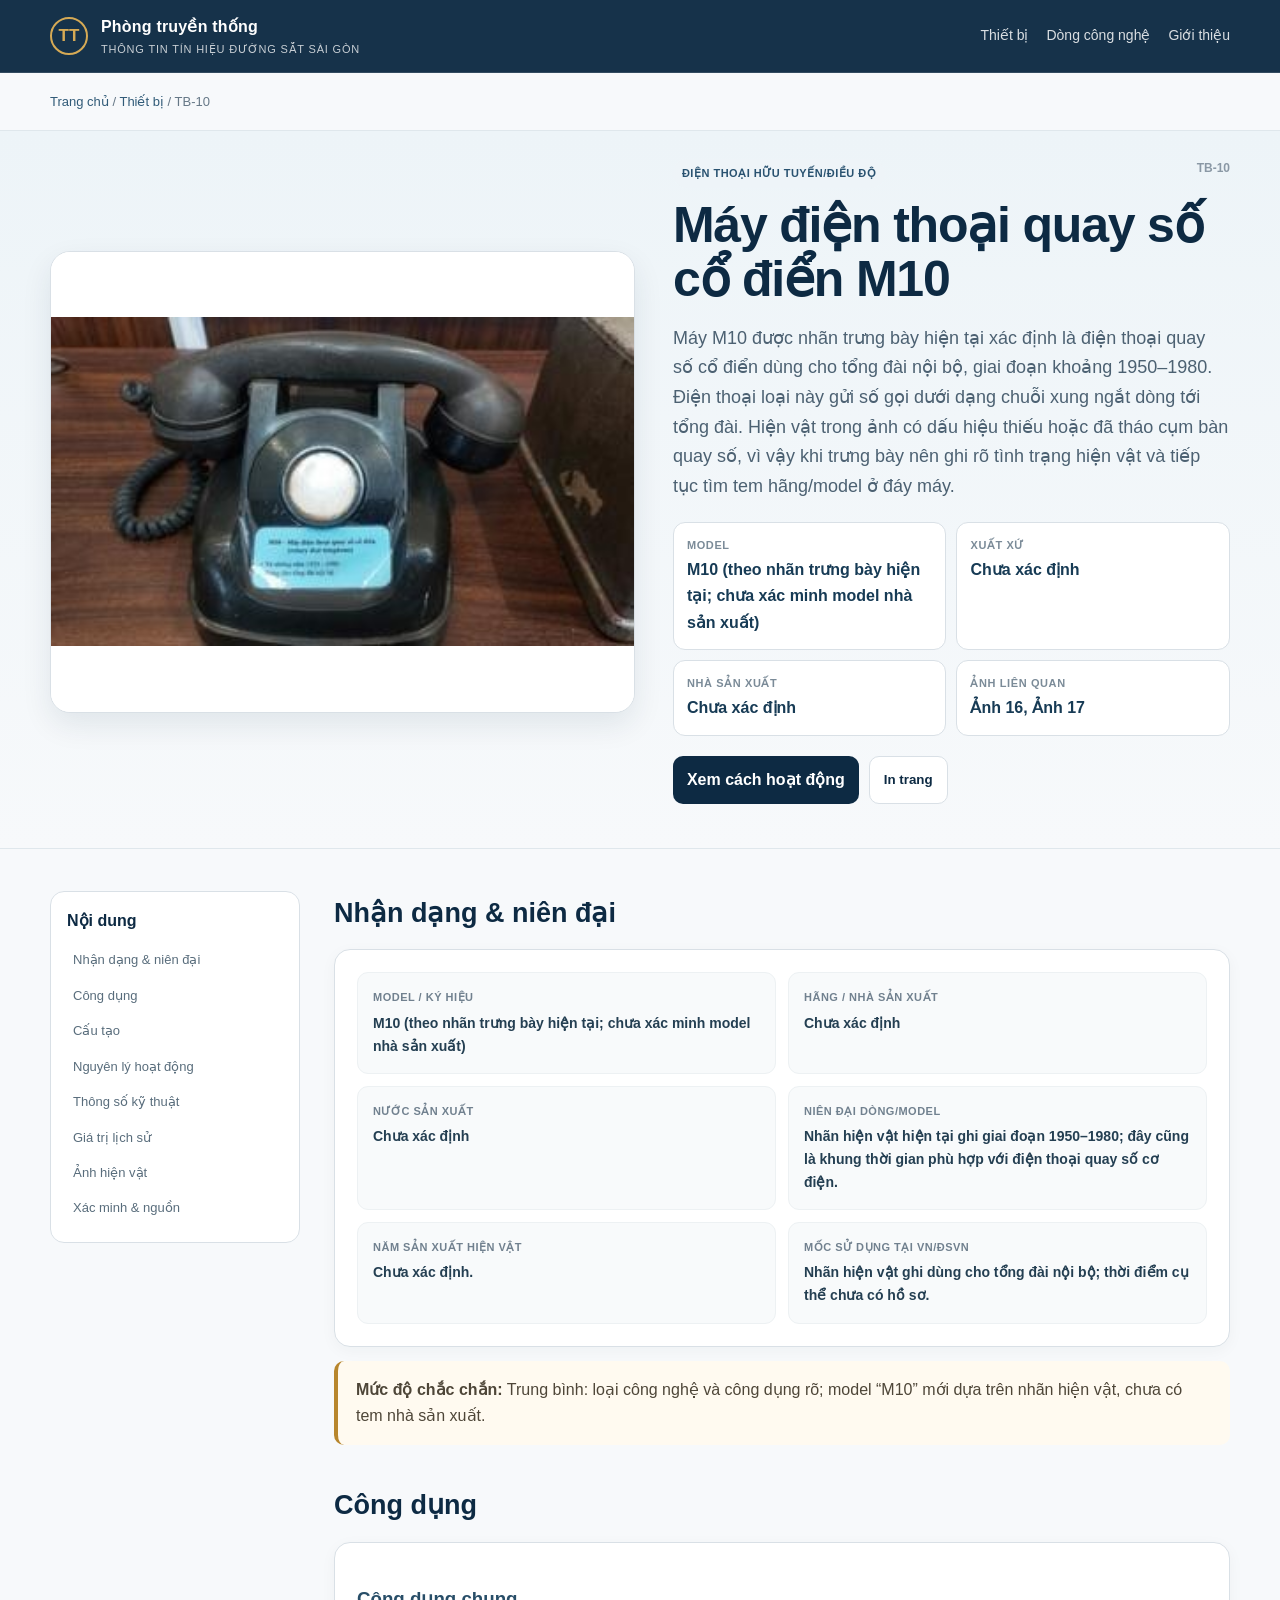
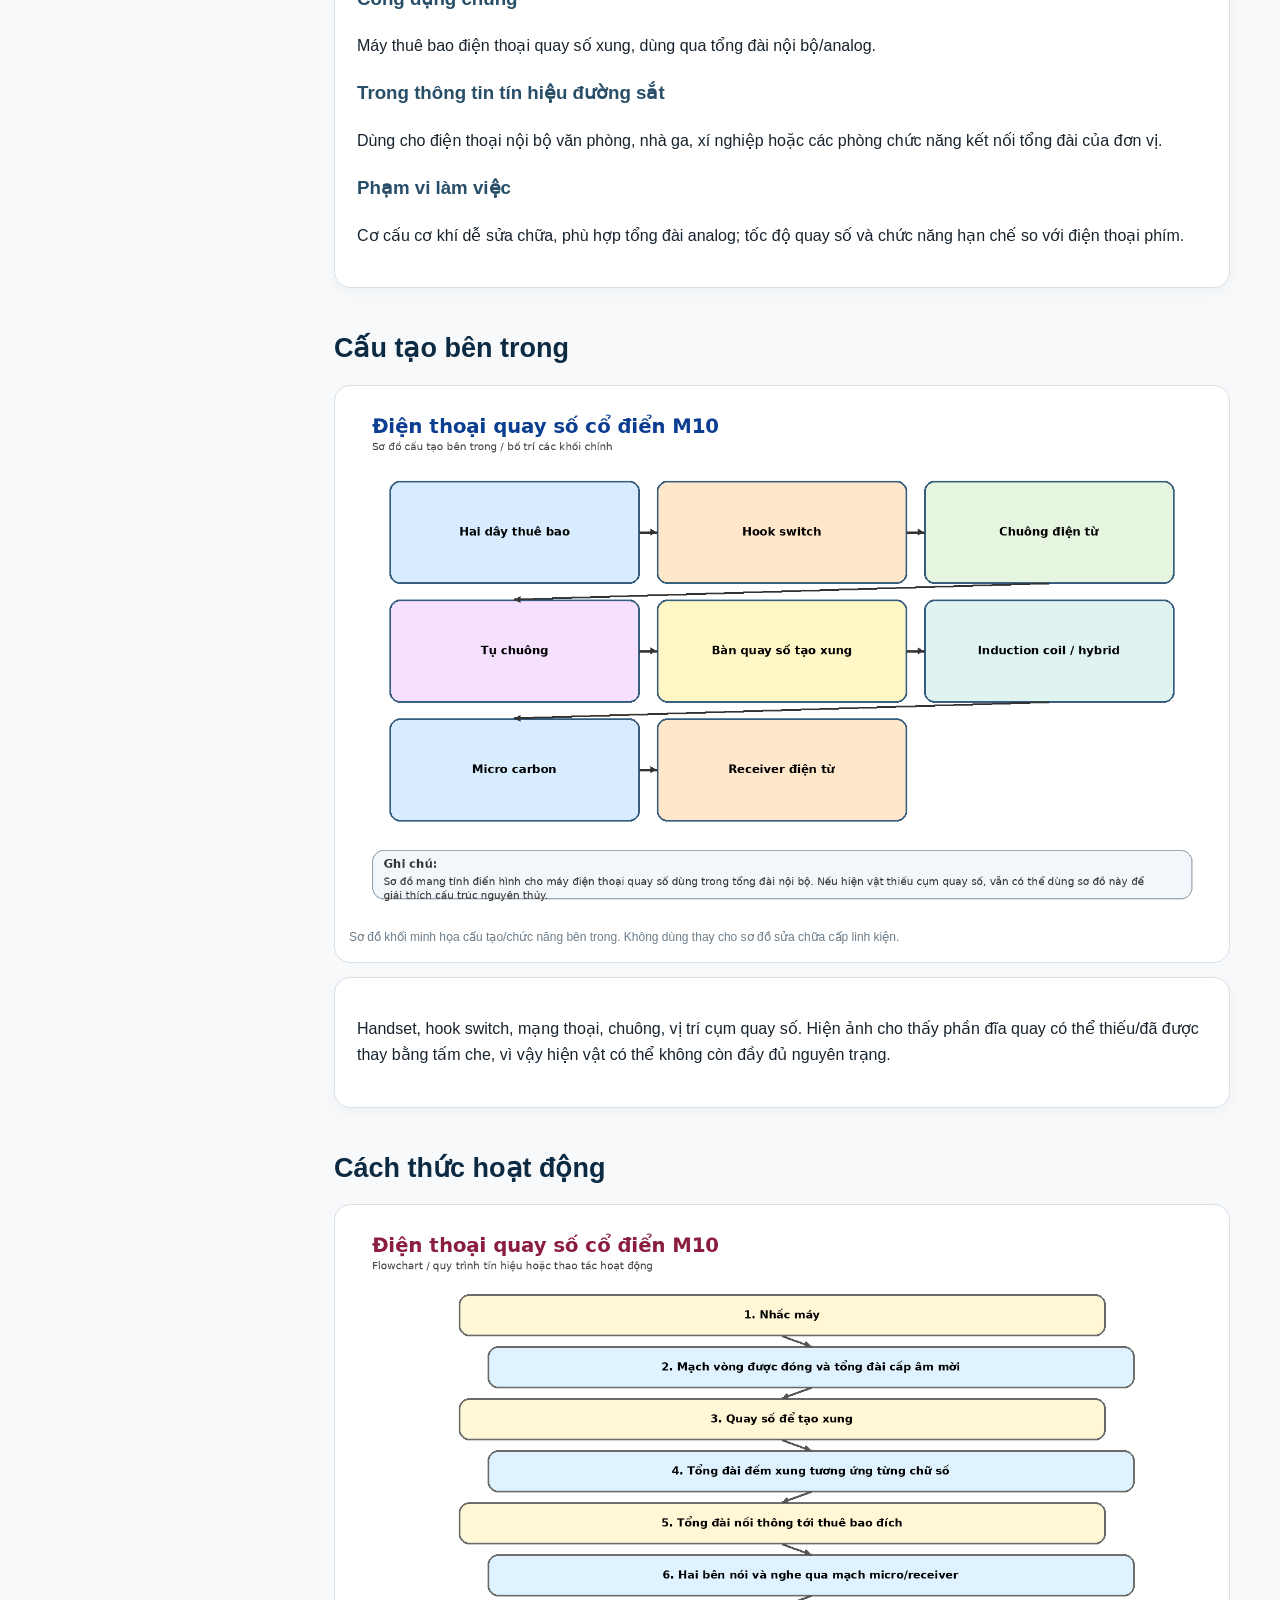
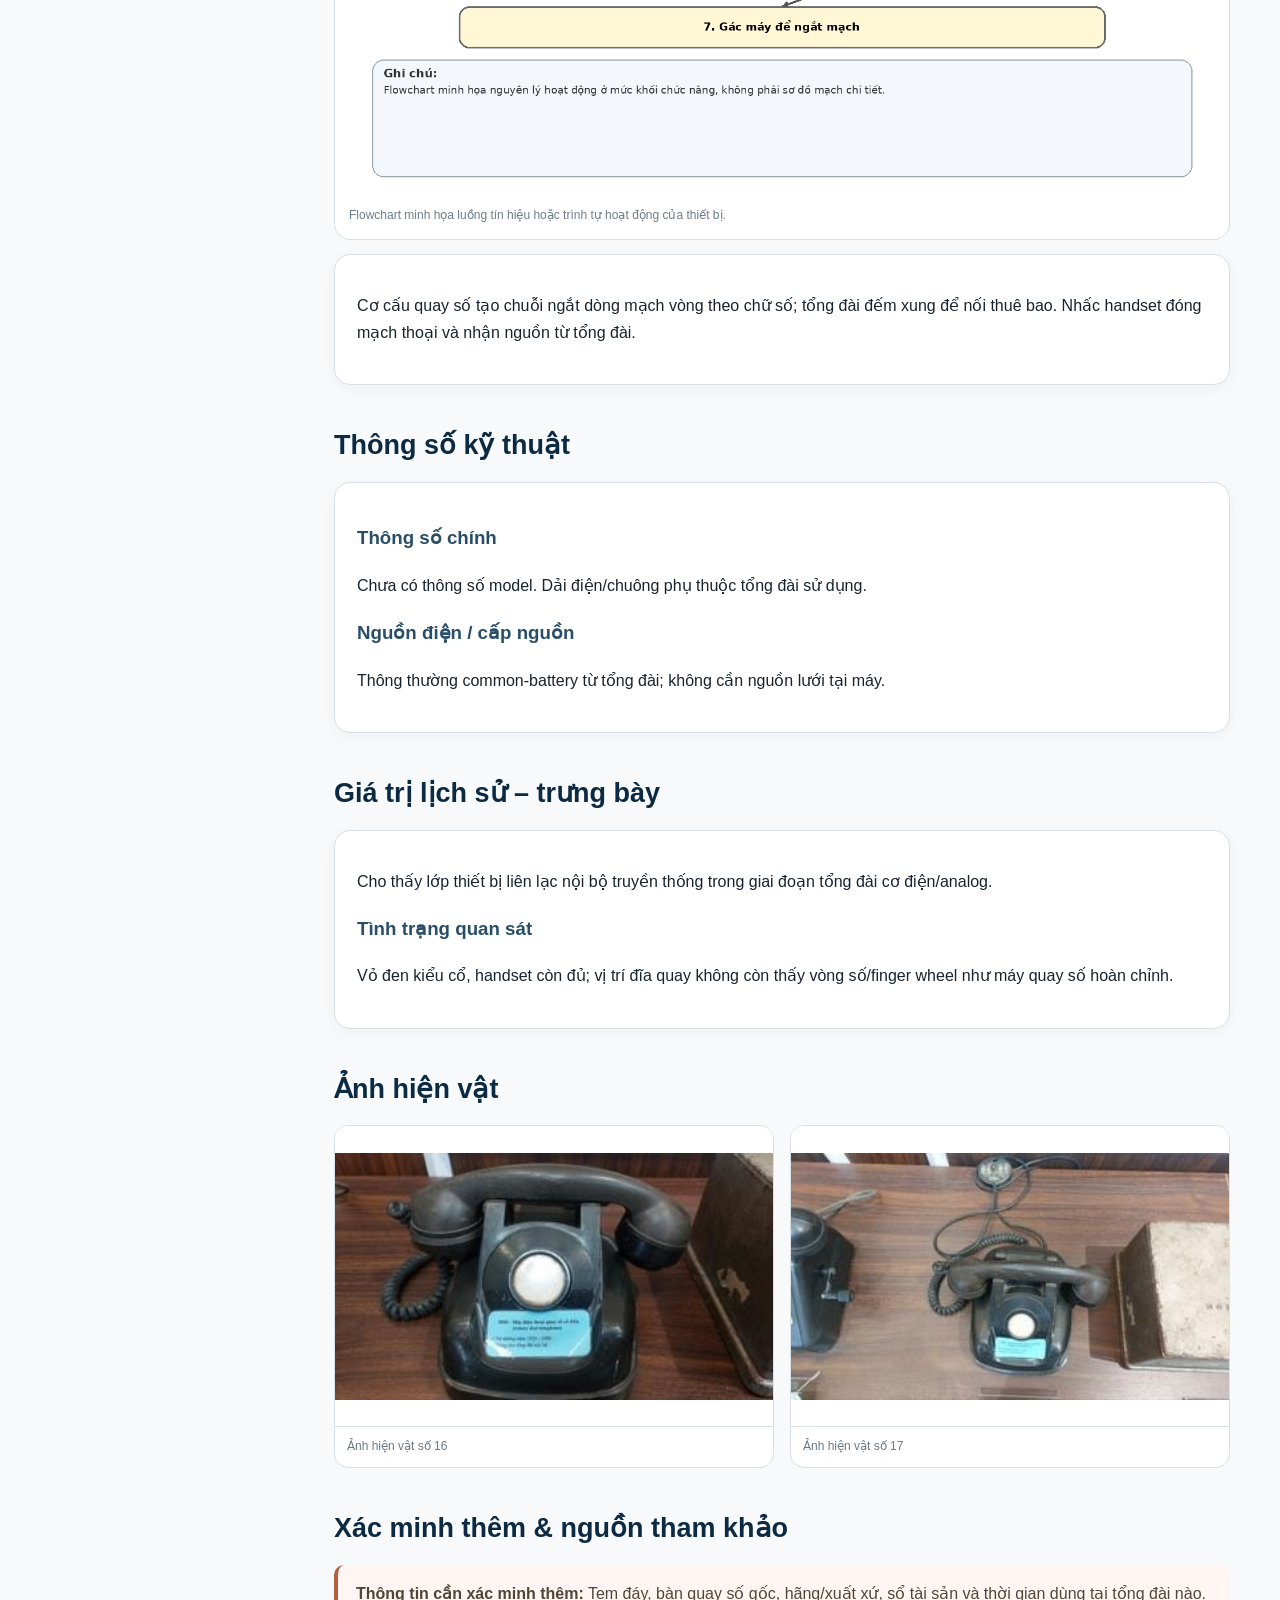
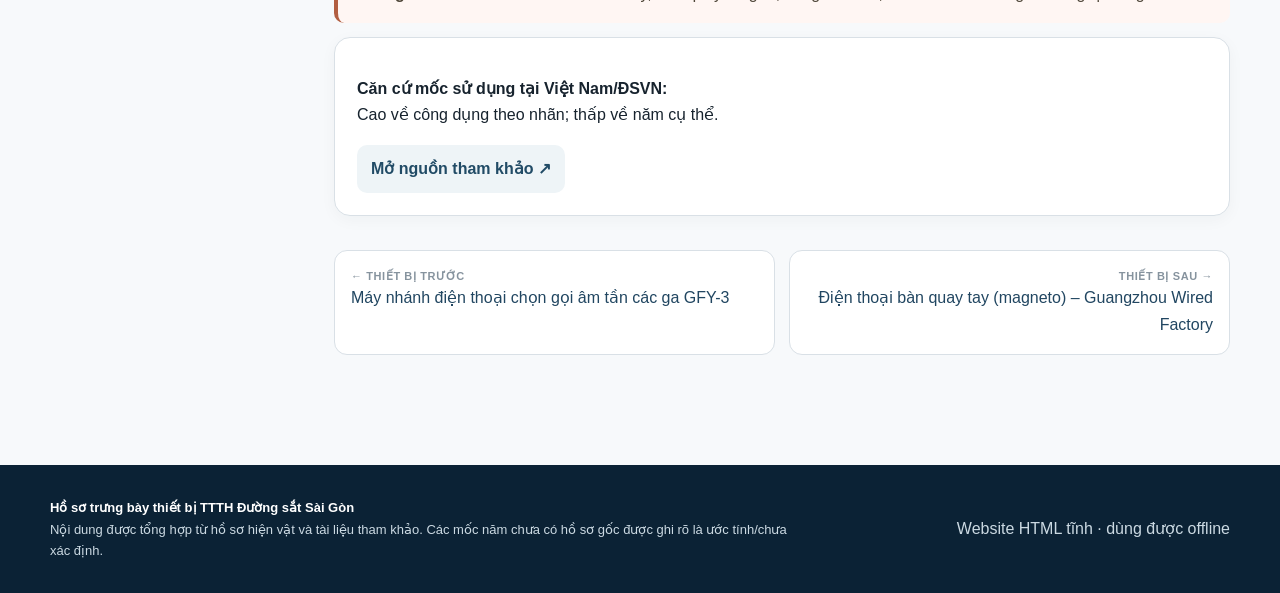
<file: thiet-bi/tb-10.html>
<!doctype html>
<html lang="vi">
  <head>
    <meta charset="utf-8" />
    <meta name="viewport" content="width=device-width,initial-scale=1" />
    <title>Máy điện thoại quay số cổ điển M10 – Hồ sơ hiện vật</title>
    <meta
      name="description"
      content="Hồ sơ chi tiết Máy điện thoại quay số cổ điển M10: xuất xứ, niên đại, cấu tạo, nguyên lý và công dụng."
    />
    <link rel="stylesheet" href="../assets/css/site.css" />
  </head>
  <body>
    <header class="site-header">
      <div class="container header-inner">
        <a class="brand" href="../index.html"
          ><span class="brand-mark">TT</span
          ><span
            >Phòng truyền thống<small
              >Thông tin tín hiệu Đường sắt Sài Gòn</small
            ></span
          ></a
        >
        <nav class="nav">
          <a href="../index.html#thiet-bi">Thiết bị</a
          ><a href="../index.html#dong-thoi-gian">Dòng công nghệ</a
          ><a href="../index.html#gioi-thieu">Giới thiệu</a>
        </nav>
      </div>
    </header>
    <div class="container breadcrumb">
      <a href="../index.html">Trang chủ</a> /
      <a href="../index.html#thiet-bi">Thiết bị</a> / TB-10
    </div>
    <section class="detail-hero">
      <div class="container detail-grid">
        <div class="detail-photo">
          <img
            src="../assets/images/devices/photo_16.jpg"
            alt="Máy điện thoại quay số cổ điển M10"
          />
        </div>
        <div class="detail-info">
          <span class="badge">Điện thoại hữu tuyến/điều độ</span
          ><span class="code">TB-10</span>
          <h1>Máy điện thoại quay số cổ điển M10</h1>
          <p class="lead">
            Máy M10 được nhãn trưng bày hiện tại xác định là điện thoại quay số
            cổ điển dùng cho tổng đài nội bộ, giai đoạn khoảng 1950–1980. Điện
            thoại loại này gửi số gọi dưới dạng chuỗi xung ngắt dòng tới tổng
            đài. Hiện vật trong ảnh có dấu hiệu thiếu hoặc đã tháo cụm bàn quay
            số, vì vậy khi trưng bày nên ghi rõ tình trạng hiện vật và tiếp tục
            tìm tem hãng/model ở đáy máy.
          </p>
          <div class="quick">
            <div>
              <span>Model</span
              ><b
                >M10 (theo nhãn trưng bày hiện tại; chưa xác minh model nhà sản
                xuất)</b
              >
            </div>
            <div><span>Xuất xứ</span><b>Chưa xác định</b></div>
            <div><span>Nhà sản xuất</span><b>Chưa xác định</b></div>
            <div><span>Ảnh liên quan</span><b>Ảnh 16, Ảnh 17</b></div>
          </div>
          <div class="actions">
            <a class="btn" href="#nguyen-ly">Xem cách hoạt động</a
            ><button class="btn secondary" onclick="window.print()">
              In trang
            </button>
          </div>
        </div>
      </div>
    </section>
    <div class="detail-content">
      <div class="container content-layout">
        <aside class="toc">
          <b>Nội dung</b><a href="#nhan-dang">Nhận dạng & niên đại</a
          ><a href="#cong-dung">Công dụng</a><a href="#cau-tao">Cấu tạo</a
          ><a href="#nguyen-ly">Nguyên lý hoạt động</a
          ><a href="#thong-so">Thông số kỹ thuật</a
          ><a href="#lich-su">Giá trị lịch sử</a><a href="#anh">Ảnh hiện vật</a
          ><a href="#xac-minh">Xác minh & nguồn</a>
        </aside>
        <article class="article">
          <section id="nhan-dang">
            <h2>Nhận dạng & niên đại</h2>
            <div class="info-card">
              <div class="facts">
                <div class="fact">
                  <span>Model / ký hiệu</span
                  ><b
                    >M10 (theo nhãn trưng bày hiện tại; chưa xác minh model nhà
                    sản xuất)</b
                  >
                </div>
                <div class="fact">
                  <span>Hãng / nhà sản xuất</span><b>Chưa xác định</b>
                </div>
                <div class="fact">
                  <span>Nước sản xuất</span><b>Chưa xác định</b>
                </div>
                <div class="fact">
                  <span>Niên đại dòng/model</span
                  ><b
                    >Nhãn hiện vật hiện tại ghi giai đoạn 1950–1980; đây cũng là
                    khung thời gian phù hợp với điện thoại quay số cơ điện.</b
                  >
                </div>
                <div class="fact">
                  <span>Năm sản xuất hiện vật</span><b>Chưa xác định.</b>
                </div>
                <div class="fact">
                  <span>Mốc sử dụng tại VN/ĐSVN</span
                  ><b
                    >Nhãn hiện vật ghi dùng cho tổng đài nội bộ; thời điểm cụ
                    thể chưa có hồ sơ.</b
                  >
                </div>
              </div>
            </div>
            <div class="callout" style="margin-top: 14px">
              <strong>Mức độ chắc chắn:</strong> Trung bình: loại công nghệ và
              công dụng rõ; model “M10” mới dựa trên nhãn hiện vật, chưa có tem
              nhà sản xuất.
            </div>
          </section>
          <section id="cong-dung">
            <h2>Công dụng</h2>
            <div class="info-card">
              <h3>Công dụng chung</h3>
              <p class="prose">
                Máy thuê bao điện thoại quay số xung, dùng qua tổng đài nội
                bộ/analog.
              </p>
              <h3>Trong thông tin tín hiệu đường sắt</h3>
              <p class="prose">
                Dùng cho điện thoại nội bộ văn phòng, nhà ga, xí nghiệp hoặc các
                phòng chức năng kết nối tổng đài của đơn vị.
              </p>
              <h3>Phạm vi làm việc</h3>
              <p class="prose">
                Cơ cấu cơ khí dễ sửa chữa, phù hợp tổng đài analog; tốc độ quay
                số và chức năng hạn chế so với điện thoại phím.
              </p>
            </div>
          </section>
          <section id="cau-tao">
            <h2>Cấu tạo bên trong</h2>
            <div class="diagram">
              <img
                src="../assets/images/diagrams/struct_10.png"
                alt="Sơ đồ cấu tạo Máy điện thoại quay số cổ điển M10"
                loading="lazy"
              />
              <div class="caption">
                Sơ đồ khối minh họa cấu tạo/chức năng bên trong. Không dùng thay
                cho sơ đồ sửa chữa cấp linh kiện.
              </div>
            </div>
            <div class="info-card" style="margin-top: 14px">
              <p class="prose">
                Handset, hook switch, mạng thoại, chuông, vị trí cụm quay số.
                Hiện ảnh cho thấy phần đĩa quay có thể thiếu/đã được thay bằng
                tấm che, vì vậy hiện vật có thể không còn đầy đủ nguyên trạng.
              </p>
            </div>
          </section>
          <section id="nguyen-ly">
            <h2>Cách thức hoạt động</h2>
            <div class="diagram">
              <img
                src="../assets/images/diagrams/flow_10.png"
                alt="Flowchart nguyên lý hoạt động Máy điện thoại quay số cổ điển M10"
                loading="lazy"
              />
              <div class="caption">
                Flowchart minh họa luồng tín hiệu hoặc trình tự hoạt động của
                thiết bị.
              </div>
            </div>
            <div class="info-card" style="margin-top: 14px">
              <p class="prose">
                Cơ cấu quay số tạo chuỗi ngắt dòng mạch vòng theo chữ số; tổng
                đài đếm xung để nối thuê bao. Nhấc handset đóng mạch thoại và
                nhận nguồn từ tổng đài.
              </p>
            </div>
          </section>
          <section id="thong-so">
            <h2>Thông số kỹ thuật</h2>
            <div class="info-card">
              <h3>Thông số chính</h3>
              <p class="prose">
                Chưa có thông số model. Dải điện/chuông phụ thuộc tổng đài sử
                dụng.
              </p>
              <h3>Nguồn điện / cấp nguồn</h3>
              <p class="prose">
                Thông thường common-battery từ tổng đài; không cần nguồn lưới
                tại máy.
              </p>
            </div>
          </section>
          <section id="lich-su">
            <h2>Giá trị lịch sử – trưng bày</h2>
            <div class="info-card">
              <p>
                Cho thấy lớp thiết bị liên lạc nội bộ truyền thống trong giai
                đoạn tổng đài cơ điện/analog.
              </p>
              <h3>Tình trạng quan sát</h3>
              <p>
                Vỏ đen kiểu cổ, handset còn đủ; vị trí đĩa quay không còn thấy
                vòng số/finger wheel như máy quay số hoàn chỉnh.
              </p>
            </div>
          </section>
          <section id="anh">
            <h2>Ảnh hiện vật</h2>
            <div class="gallery">
              <figure class="gallery-item">
                <img
                  src="../assets/images/devices/photo_16.jpg"
                  alt="Máy điện thoại quay số cổ điển M10 – ảnh 16"
                  loading="lazy"
                />
                <figcaption>Ảnh hiện vật số 16</figcaption>
              </figure>
              <figure class="gallery-item">
                <img
                  src="../assets/images/devices/photo_17.jpg"
                  alt="Máy điện thoại quay số cổ điển M10 – ảnh 17"
                  loading="lazy"
                />
                <figcaption>Ảnh hiện vật số 17</figcaption>
              </figure>
            </div>
          </section>
          <section id="xac-minh">
            <h2>Xác minh thêm & nguồn tham khảo</h2>
            <div class="callout verify">
              <strong>Thông tin cần xác minh thêm:</strong> Tem đáy, bàn quay số
              gốc, hãng/xuất xứ, sổ tài sản và thời gian dùng tại tổng đài nào.
            </div>
            <div class="info-card" style="margin-top: 14px">
              <p>
                <strong>Căn cứ mốc sử dụng tại Việt Nam/ĐSVN:</strong><br />Cao
                về công dụng theo nhãn; thấp về năm cụ thể.
              </p>
              <a
                class="source-link"
                href="https://www.cmm.gov.mo/eng/Exhibition/secondfloor/MoreInfo/2_6_1_DTMF.html"
                target="_blank"
                rel="noopener"
                >Mở nguồn tham khảo ↗</a
              >
            </div>
            <div class="pager">
              <a href="tb-09.html"
                ><span class="label-small">← Thiết bị trước</span>Máy nhánh điện
                thoại chọn gọi âm tần các ga GFY-3</a
              ><a href="tb-11.html"
                ><span class="label-small">Thiết bị sau →</span>Điện thoại bàn
                quay tay (magneto) – Guangzhou Wired Factory</a
              >
            </div>
          </section>
        </article>
      </div>
    </div>
    <footer class="site-footer">
      <div class="container footer-inner">
        <div class="footer-note">
          <strong>Hồ sơ trưng bày thiết bị TTTH Đường sắt Sài Gòn</strong
          ><br />Nội dung được tổng hợp từ hồ sơ hiện vật và tài liệu tham khảo.
          Các mốc năm chưa có hồ sơ gốc được ghi rõ là ước tính/chưa xác định.
        </div>
        <div>Website HTML tĩnh · dùng được offline</div>
      </div>
    </footer>
  </body>
</html>
</file>
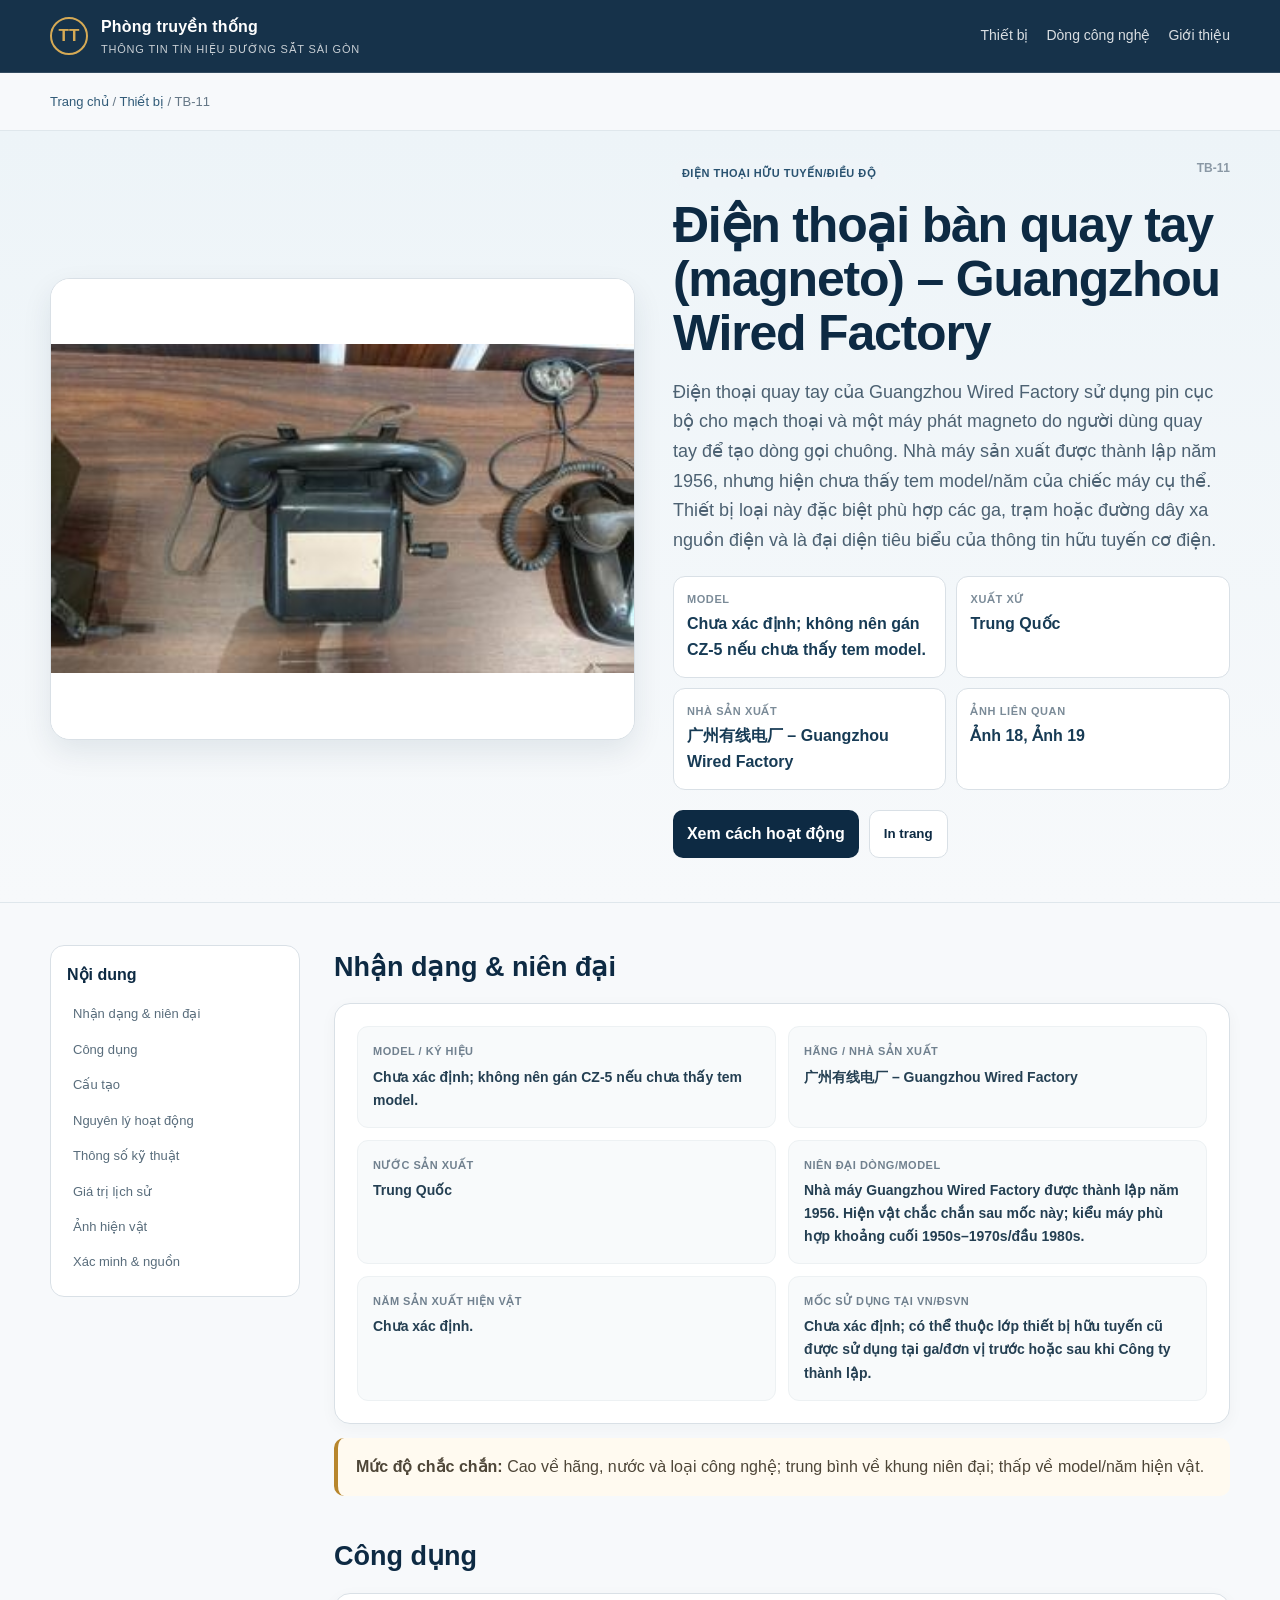
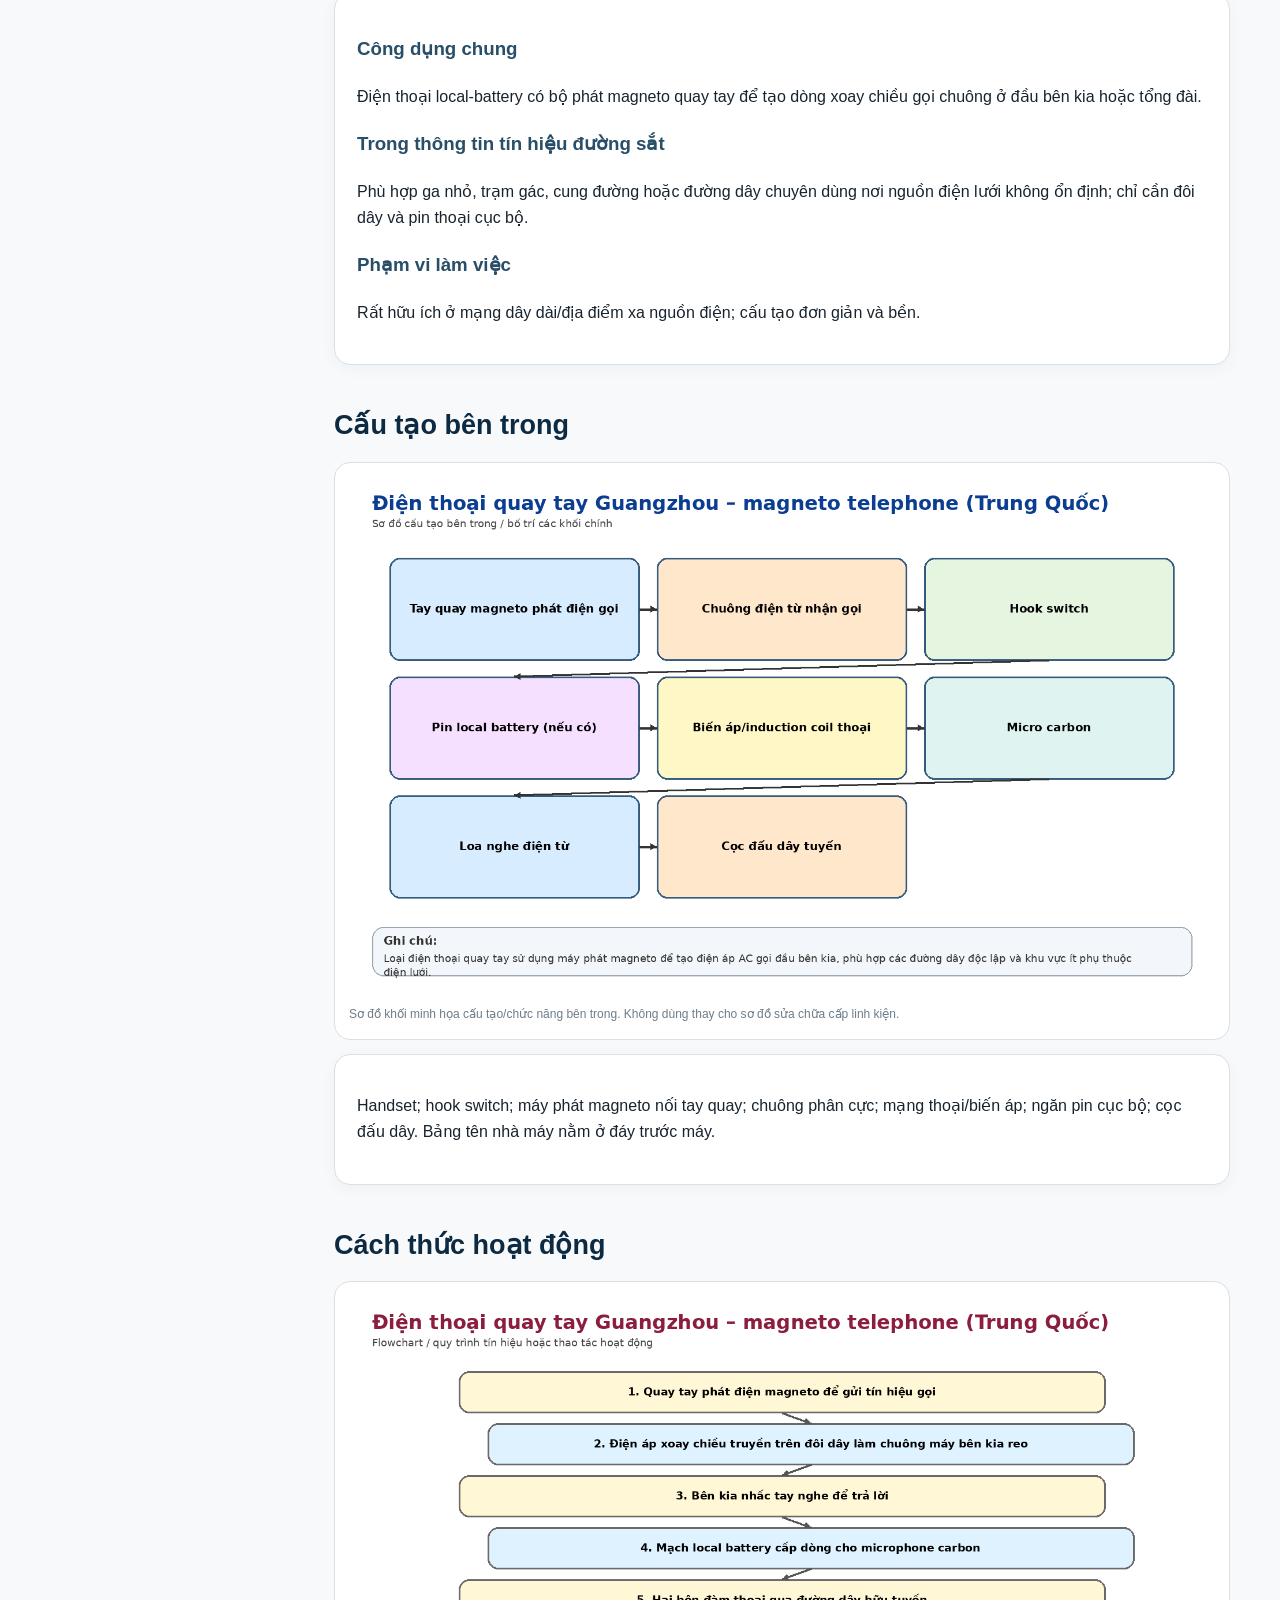
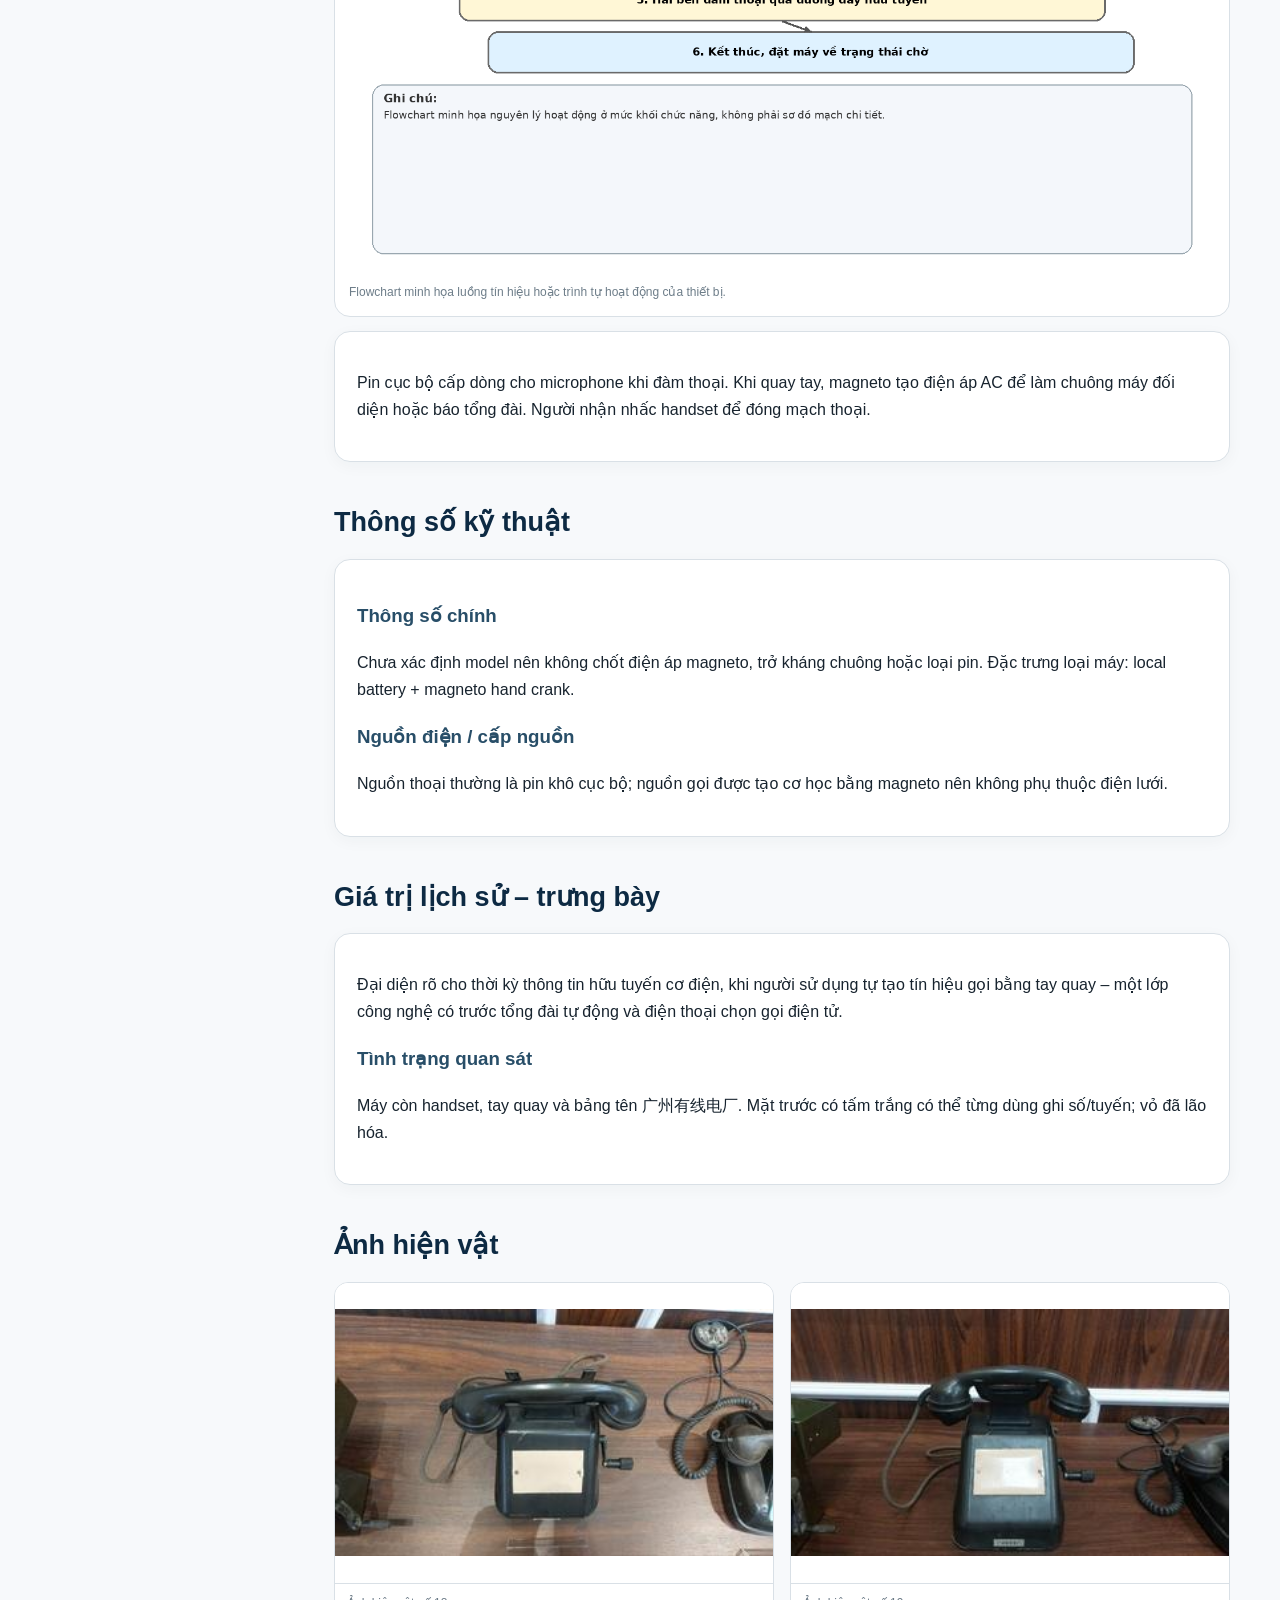
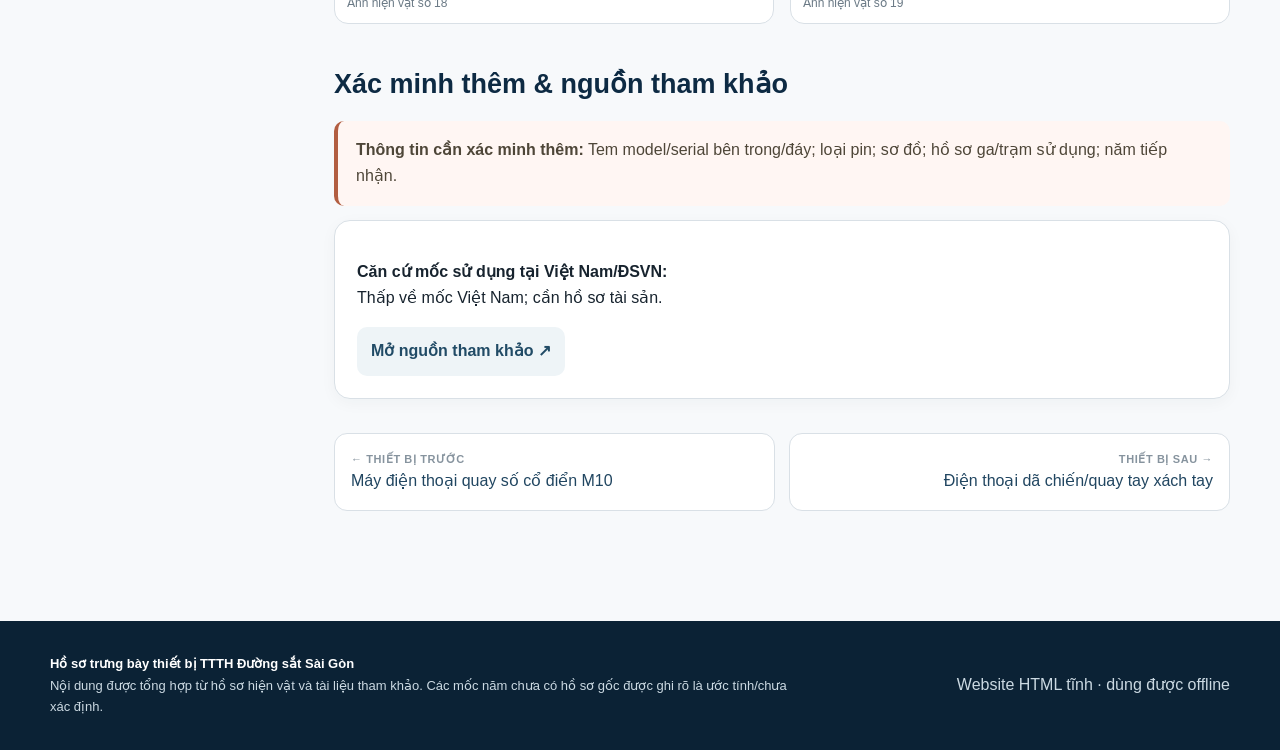
<file: thiet-bi/tb-11.html>
<!doctype html>
<html lang="vi">
  <head>
    <meta charset="utf-8" />
    <meta name="viewport" content="width=device-width,initial-scale=1" />
    <title>
      Điện thoại bàn quay tay (magneto) – Guangzhou Wired Factory – Hồ sơ hiện
      vật
    </title>
    <meta
      name="description"
      content="Hồ sơ chi tiết Điện thoại bàn quay tay (magneto) – Guangzhou Wired Factory: xuất xứ, niên đại, cấu tạo, nguyên lý và công dụng."
    />
    <link rel="stylesheet" href="../assets/css/site.css" />
  </head>
  <body>
    <header class="site-header">
      <div class="container header-inner">
        <a class="brand" href="../index.html"
          ><span class="brand-mark">TT</span
          ><span
            >Phòng truyền thống<small
              >Thông tin tín hiệu Đường sắt Sài Gòn</small
            ></span
          ></a
        >
        <nav class="nav">
          <a href="../index.html#thiet-bi">Thiết bị</a
          ><a href="../index.html#dong-thoi-gian">Dòng công nghệ</a
          ><a href="../index.html#gioi-thieu">Giới thiệu</a>
        </nav>
      </div>
    </header>
    <div class="container breadcrumb">
      <a href="../index.html">Trang chủ</a> /
      <a href="../index.html#thiet-bi">Thiết bị</a> / TB-11
    </div>
    <section class="detail-hero">
      <div class="container detail-grid">
        <div class="detail-photo">
          <img
            src="../assets/images/devices/photo_18.jpg"
            alt="Điện thoại bàn quay tay (magneto) – Guangzhou Wired Factory"
          />
        </div>
        <div class="detail-info">
          <span class="badge">Điện thoại hữu tuyến/điều độ</span
          ><span class="code">TB-11</span>
          <h1>Điện thoại bàn quay tay (magneto) – Guangzhou Wired Factory</h1>
          <p class="lead">
            Điện thoại quay tay của Guangzhou Wired Factory sử dụng pin cục bộ
            cho mạch thoại và một máy phát magneto do người dùng quay tay để tạo
            dòng gọi chuông. Nhà máy sản xuất được thành lập năm 1956, nhưng
            hiện chưa thấy tem model/năm của chiếc máy cụ thể. Thiết bị loại này
            đặc biệt phù hợp các ga, trạm hoặc đường dây xa nguồn điện và là đại
            diện tiêu biểu của thông tin hữu tuyến cơ điện.
          </p>
          <div class="quick">
            <div>
              <span>Model</span
              ><b>Chưa xác định; không nên gán CZ-5 nếu chưa thấy tem model.</b>
            </div>
            <div><span>Xuất xứ</span><b>Trung Quốc</b></div>
            <div>
              <span>Nhà sản xuất</span
              ><b>广州有线电厂 – Guangzhou Wired Factory</b>
            </div>
            <div><span>Ảnh liên quan</span><b>Ảnh 18, Ảnh 19</b></div>
          </div>
          <div class="actions">
            <a class="btn" href="#nguyen-ly">Xem cách hoạt động</a
            ><button class="btn secondary" onclick="window.print()">
              In trang
            </button>
          </div>
        </div>
      </div>
    </section>
    <div class="detail-content">
      <div class="container content-layout">
        <aside class="toc">
          <b>Nội dung</b><a href="#nhan-dang">Nhận dạng & niên đại</a
          ><a href="#cong-dung">Công dụng</a><a href="#cau-tao">Cấu tạo</a
          ><a href="#nguyen-ly">Nguyên lý hoạt động</a
          ><a href="#thong-so">Thông số kỹ thuật</a
          ><a href="#lich-su">Giá trị lịch sử</a><a href="#anh">Ảnh hiện vật</a
          ><a href="#xac-minh">Xác minh & nguồn</a>
        </aside>
        <article class="article">
          <section id="nhan-dang">
            <h2>Nhận dạng & niên đại</h2>
            <div class="info-card">
              <div class="facts">
                <div class="fact">
                  <span>Model / ký hiệu</span
                  ><b
                    >Chưa xác định; không nên gán CZ-5 nếu chưa thấy tem
                    model.</b
                  >
                </div>
                <div class="fact">
                  <span>Hãng / nhà sản xuất</span
                  ><b>广州有线电厂 – Guangzhou Wired Factory</b>
                </div>
                <div class="fact">
                  <span>Nước sản xuất</span><b>Trung Quốc</b>
                </div>
                <div class="fact">
                  <span>Niên đại dòng/model</span
                  ><b
                    >Nhà máy Guangzhou Wired Factory được thành lập năm 1956.
                    Hiện vật chắc chắn sau mốc này; kiểu máy phù hợp khoảng cuối
                    1950s–1970s/đầu 1980s.</b
                  >
                </div>
                <div class="fact">
                  <span>Năm sản xuất hiện vật</span><b>Chưa xác định.</b>
                </div>
                <div class="fact">
                  <span>Mốc sử dụng tại VN/ĐSVN</span
                  ><b
                    >Chưa xác định; có thể thuộc lớp thiết bị hữu tuyến cũ được
                    sử dụng tại ga/đơn vị trước hoặc sau khi Công ty thành
                    lập.</b
                  >
                </div>
              </div>
            </div>
            <div class="callout" style="margin-top: 14px">
              <strong>Mức độ chắc chắn:</strong> Cao về hãng, nước và loại công
              nghệ; trung bình về khung niên đại; thấp về model/năm hiện vật.
            </div>
          </section>
          <section id="cong-dung">
            <h2>Công dụng</h2>
            <div class="info-card">
              <h3>Công dụng chung</h3>
              <p class="prose">
                Điện thoại local-battery có bộ phát magneto quay tay để tạo dòng
                xoay chiều gọi chuông ở đầu bên kia hoặc tổng đài.
              </p>
              <h3>Trong thông tin tín hiệu đường sắt</h3>
              <p class="prose">
                Phù hợp ga nhỏ, trạm gác, cung đường hoặc đường dây chuyên dùng
                nơi nguồn điện lưới không ổn định; chỉ cần đôi dây và pin thoại
                cục bộ.
              </p>
              <h3>Phạm vi làm việc</h3>
              <p class="prose">
                Rất hữu ích ở mạng dây dài/địa điểm xa nguồn điện; cấu tạo đơn
                giản và bền.
              </p>
            </div>
          </section>
          <section id="cau-tao">
            <h2>Cấu tạo bên trong</h2>
            <div class="diagram">
              <img
                src="../assets/images/diagrams/struct_11.png"
                alt="Sơ đồ cấu tạo Điện thoại bàn quay tay (magneto) – Guangzhou Wired Factory"
                loading="lazy"
              />
              <div class="caption">
                Sơ đồ khối minh họa cấu tạo/chức năng bên trong. Không dùng thay
                cho sơ đồ sửa chữa cấp linh kiện.
              </div>
            </div>
            <div class="info-card" style="margin-top: 14px">
              <p class="prose">
                Handset; hook switch; máy phát magneto nối tay quay; chuông phân
                cực; mạng thoại/biến áp; ngăn pin cục bộ; cọc đấu dây. Bảng tên
                nhà máy nằm ở đáy trước máy.
              </p>
            </div>
          </section>
          <section id="nguyen-ly">
            <h2>Cách thức hoạt động</h2>
            <div class="diagram">
              <img
                src="../assets/images/diagrams/flow_11.png"
                alt="Flowchart nguyên lý hoạt động Điện thoại bàn quay tay (magneto) – Guangzhou Wired Factory"
                loading="lazy"
              />
              <div class="caption">
                Flowchart minh họa luồng tín hiệu hoặc trình tự hoạt động của
                thiết bị.
              </div>
            </div>
            <div class="info-card" style="margin-top: 14px">
              <p class="prose">
                Pin cục bộ cấp dòng cho microphone khi đàm thoại. Khi quay tay,
                magneto tạo điện áp AC để làm chuông máy đối diện hoặc báo tổng
                đài. Người nhận nhấc handset để đóng mạch thoại.
              </p>
            </div>
          </section>
          <section id="thong-so">
            <h2>Thông số kỹ thuật</h2>
            <div class="info-card">
              <h3>Thông số chính</h3>
              <p class="prose">
                Chưa xác định model nên không chốt điện áp magneto, trở kháng
                chuông hoặc loại pin. Đặc trưng loại máy: local battery +
                magneto hand crank.
              </p>
              <h3>Nguồn điện / cấp nguồn</h3>
              <p class="prose">
                Nguồn thoại thường là pin khô cục bộ; nguồn gọi được tạo cơ học
                bằng magneto nên không phụ thuộc điện lưới.
              </p>
            </div>
          </section>
          <section id="lich-su">
            <h2>Giá trị lịch sử – trưng bày</h2>
            <div class="info-card">
              <p>
                Đại diện rõ cho thời kỳ thông tin hữu tuyến cơ điện, khi người
                sử dụng tự tạo tín hiệu gọi bằng tay quay – một lớp công nghệ có
                trước tổng đài tự động và điện thoại chọn gọi điện tử.
              </p>
              <h3>Tình trạng quan sát</h3>
              <p>
                Máy còn handset, tay quay và bảng tên 广州有线电厂. Mặt trước có
                tấm trắng có thể từng dùng ghi số/tuyến; vỏ đã lão hóa.
              </p>
            </div>
          </section>
          <section id="anh">
            <h2>Ảnh hiện vật</h2>
            <div class="gallery">
              <figure class="gallery-item">
                <img
                  src="../assets/images/devices/photo_18.jpg"
                  alt="Điện thoại bàn quay tay (magneto) – Guangzhou Wired Factory – ảnh 18"
                  loading="lazy"
                />
                <figcaption>Ảnh hiện vật số 18</figcaption>
              </figure>
              <figure class="gallery-item">
                <img
                  src="../assets/images/devices/photo_19.jpg"
                  alt="Điện thoại bàn quay tay (magneto) – Guangzhou Wired Factory – ảnh 19"
                  loading="lazy"
                />
                <figcaption>Ảnh hiện vật số 19</figcaption>
              </figure>
            </div>
          </section>
          <section id="xac-minh">
            <h2>Xác minh thêm & nguồn tham khảo</h2>
            <div class="callout verify">
              <strong>Thông tin cần xác minh thêm:</strong> Tem model/serial bên
              trong/đáy; loại pin; sơ đồ; hồ sơ ga/trạm sử dụng; năm tiếp nhận.
            </div>
            <div class="info-card" style="margin-top: 14px">
              <p>
                <strong>Căn cứ mốc sử dụng tại Việt Nam/ĐSVN:</strong><br />Thấp
                về mốc Việt Nam; cần hồ sơ tài sản.
              </p>
              <a
                class="source-link"
                href="https://www.gytchina.com/show_list.php?id=1"
                target="_blank"
                rel="noopener"
                >Mở nguồn tham khảo ↗</a
              >
            </div>
            <div class="pager">
              <a href="tb-10.html"
                ><span class="label-small">← Thiết bị trước</span>Máy điện thoại
                quay số cổ điển M10</a
              ><a href="tb-12.html"
                ><span class="label-small">Thiết bị sau →</span>Điện thoại dã
                chiến/quay tay xách tay</a
              >
            </div>
          </section>
        </article>
      </div>
    </div>
    <footer class="site-footer">
      <div class="container footer-inner">
        <div class="footer-note">
          <strong>Hồ sơ trưng bày thiết bị TTTH Đường sắt Sài Gòn</strong
          ><br />Nội dung được tổng hợp từ hồ sơ hiện vật và tài liệu tham khảo.
          Các mốc năm chưa có hồ sơ gốc được ghi rõ là ước tính/chưa xác định.
        </div>
        <div>Website HTML tĩnh · dùng được offline</div>
      </div>
    </footer>
  </body>
</html>
</file>
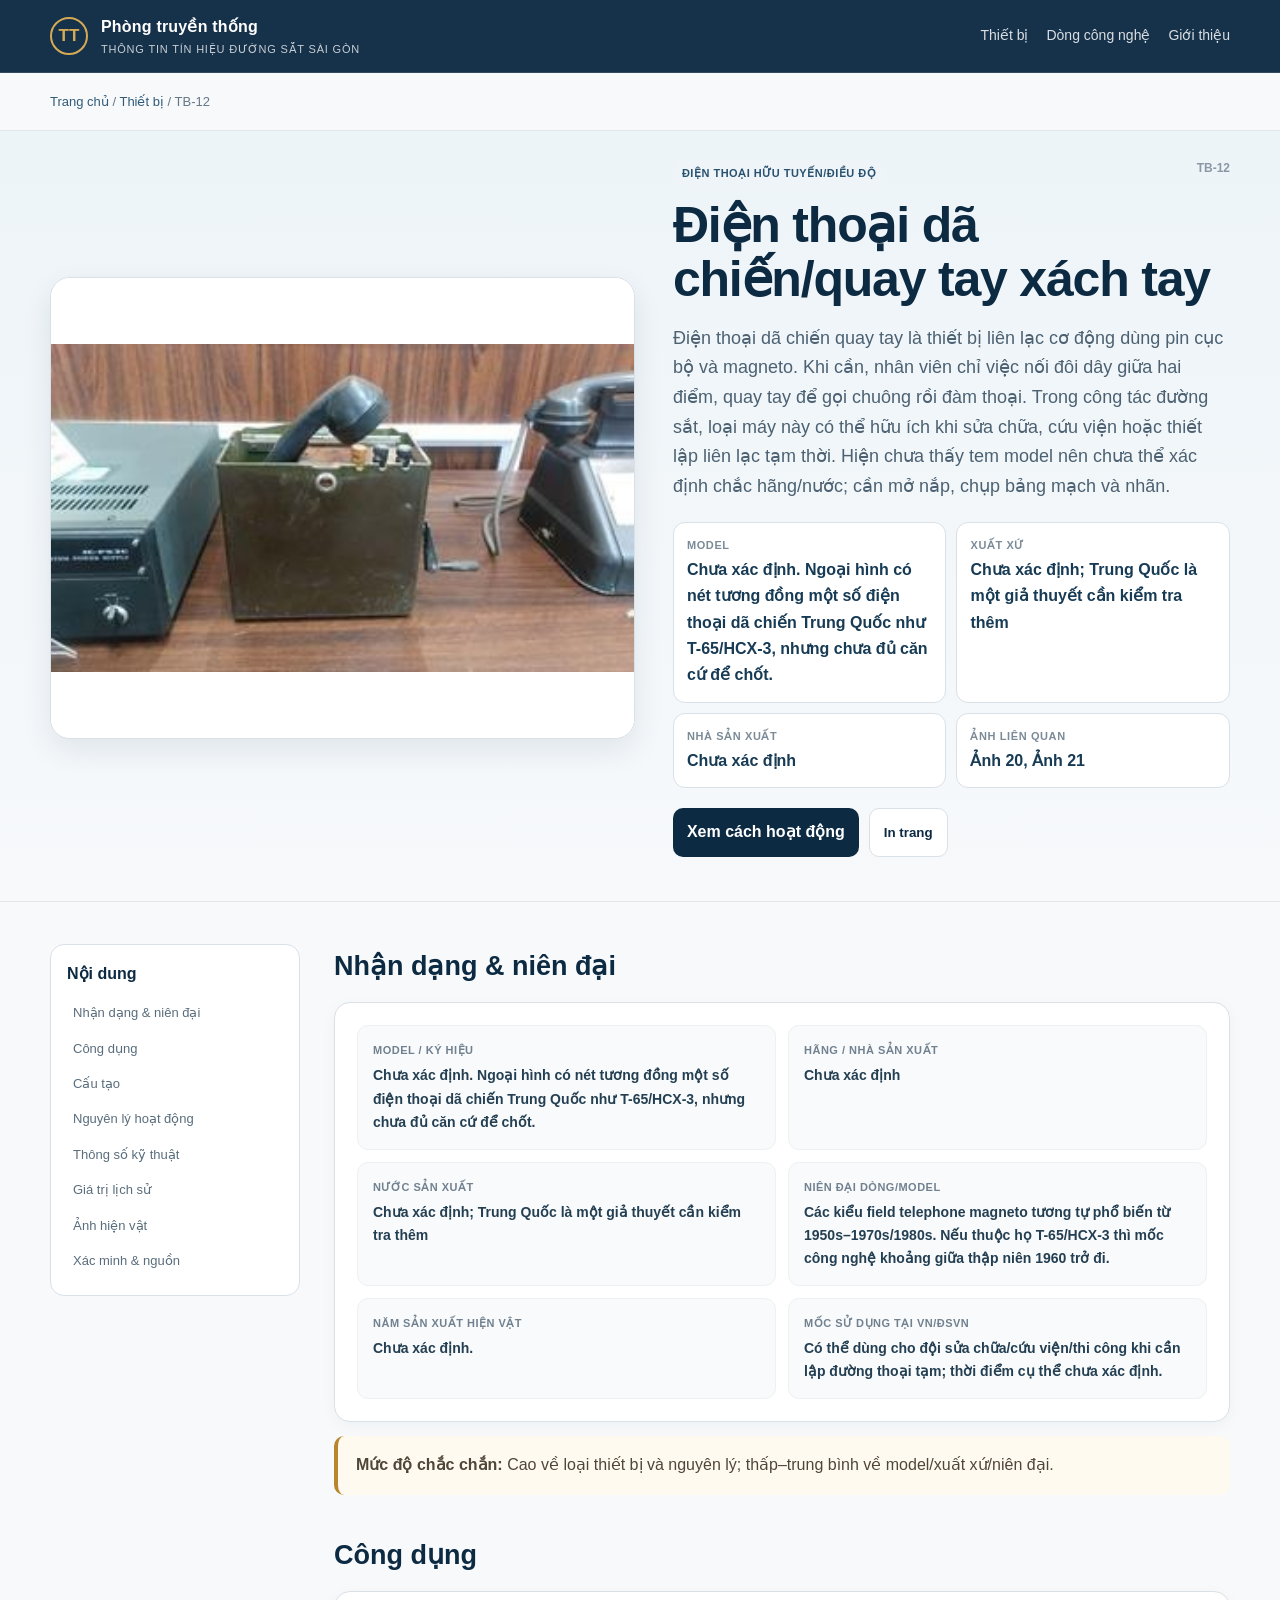
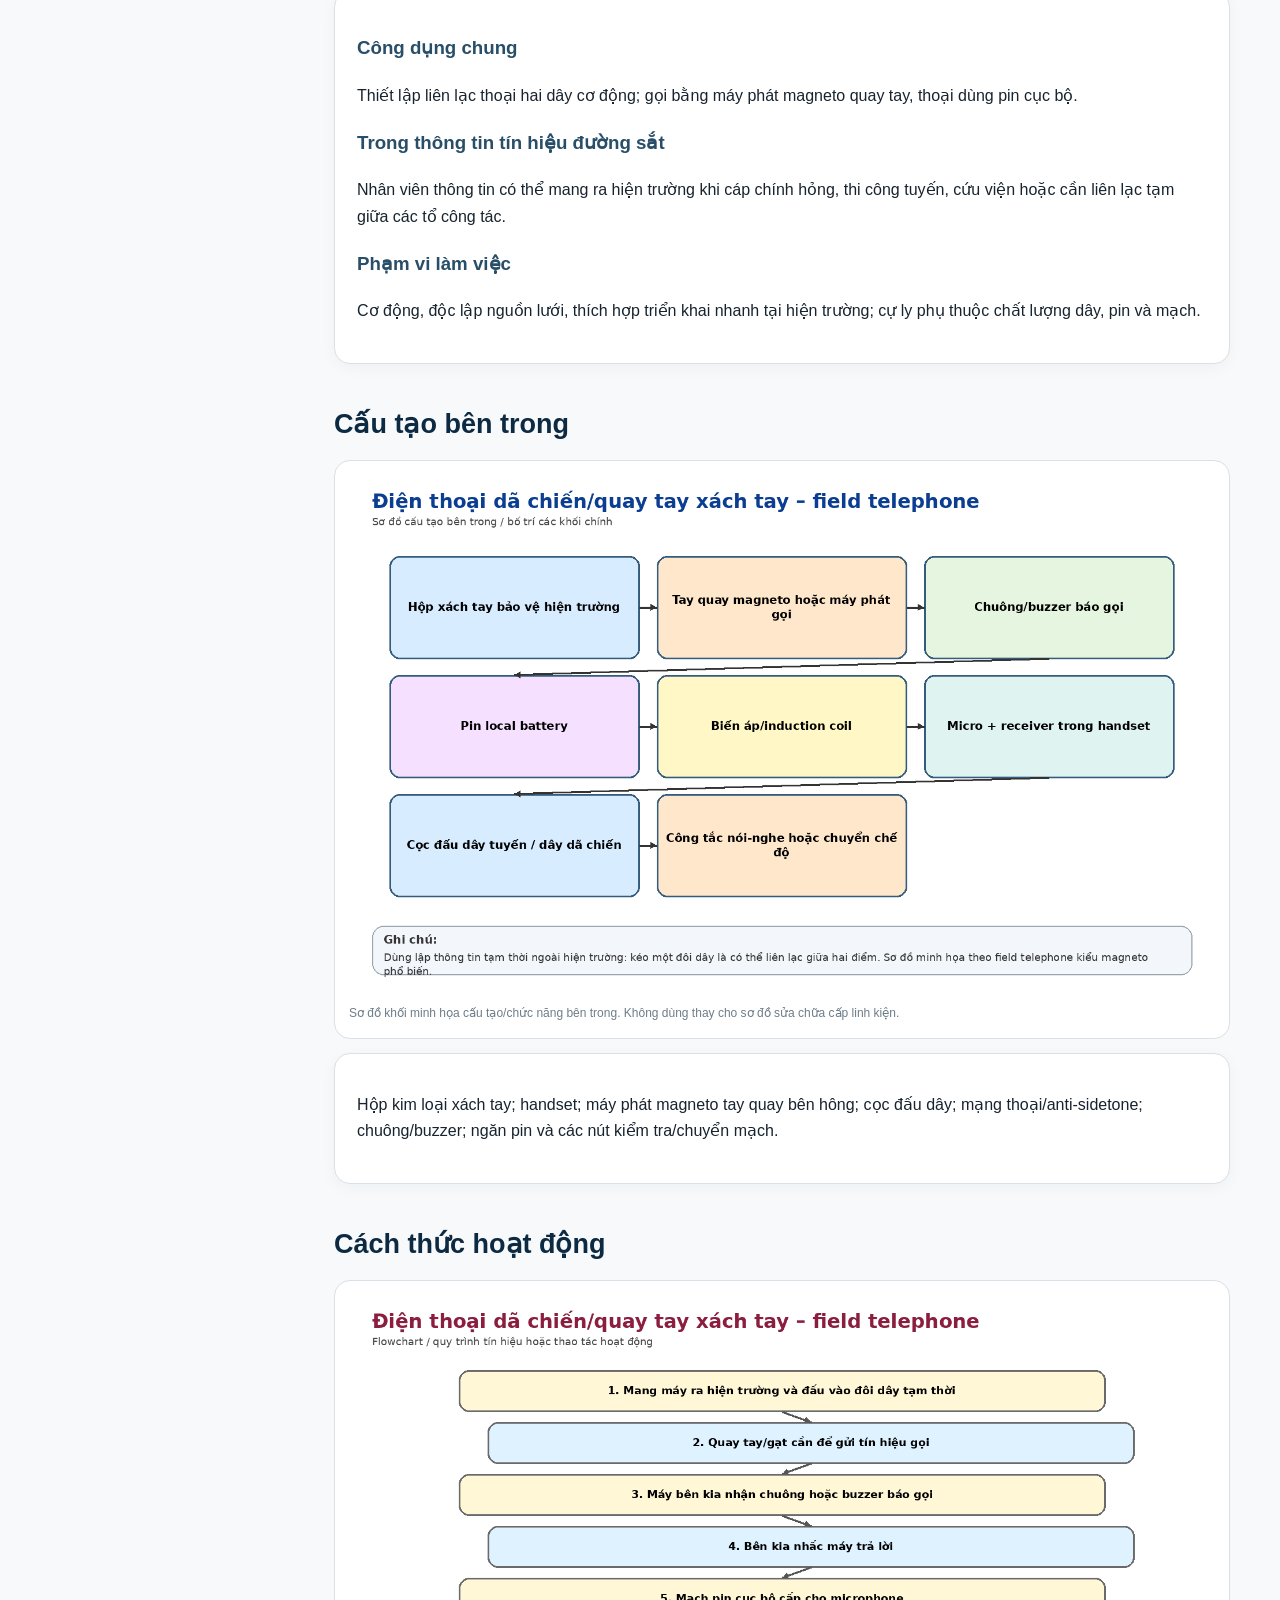
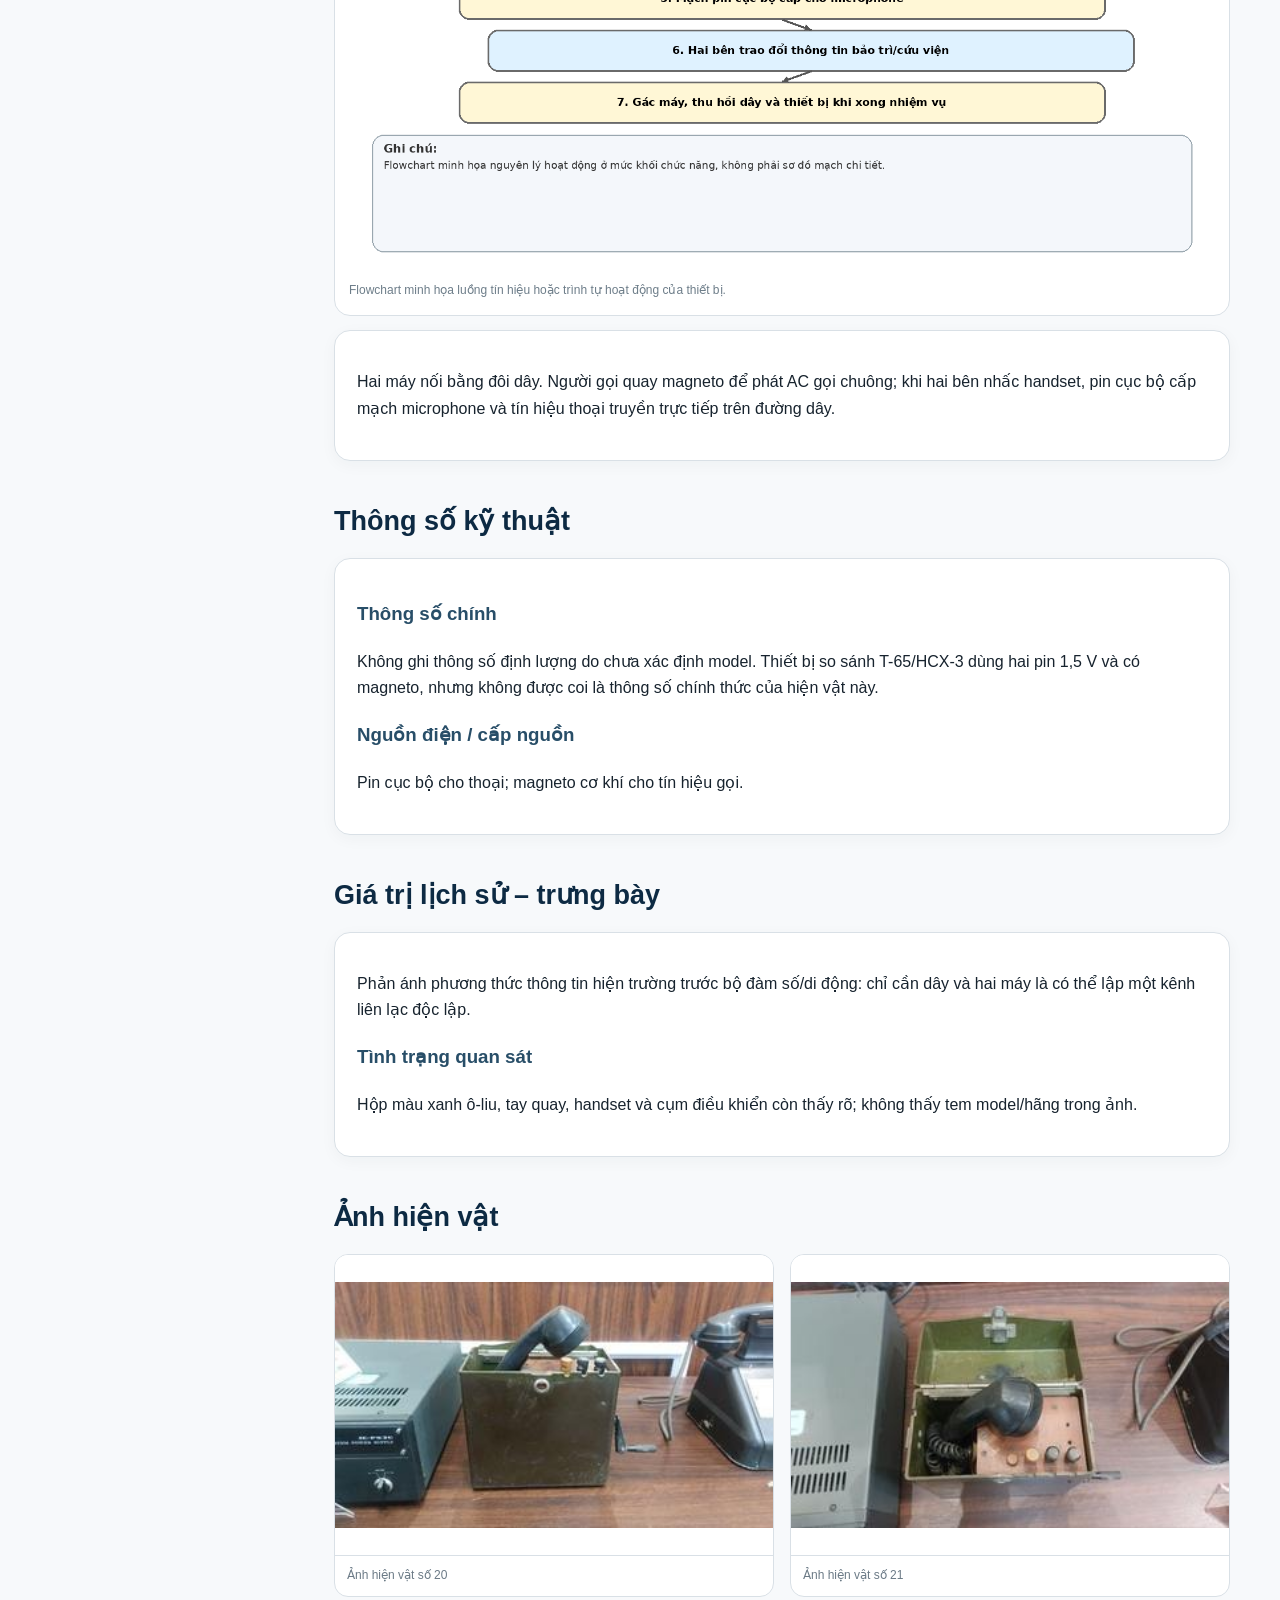
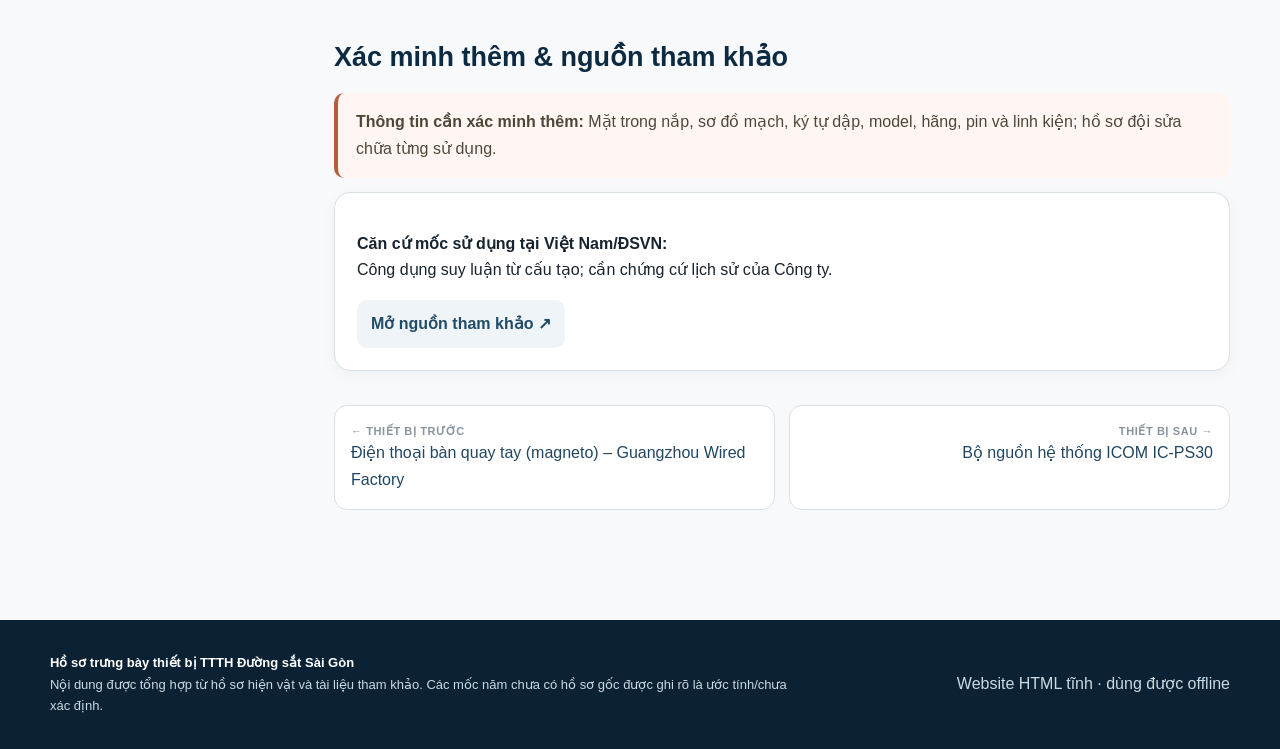
<file: thiet-bi/tb-12.html>
<!doctype html>
<html lang="vi">
  <head>
    <meta charset="utf-8" />
    <meta name="viewport" content="width=device-width,initial-scale=1" />
    <title>Điện thoại dã chiến/quay tay xách tay – Hồ sơ hiện vật</title>
    <meta
      name="description"
      content="Hồ sơ chi tiết Điện thoại dã chiến/quay tay xách tay: xuất xứ, niên đại, cấu tạo, nguyên lý và công dụng."
    />
    <link rel="stylesheet" href="../assets/css/site.css" />
  </head>
  <body>
    <header class="site-header">
      <div class="container header-inner">
        <a class="brand" href="../index.html"
          ><span class="brand-mark">TT</span
          ><span
            >Phòng truyền thống<small
              >Thông tin tín hiệu Đường sắt Sài Gòn</small
            ></span
          ></a
        >
        <nav class="nav">
          <a href="../index.html#thiet-bi">Thiết bị</a
          ><a href="../index.html#dong-thoi-gian">Dòng công nghệ</a
          ><a href="../index.html#gioi-thieu">Giới thiệu</a>
        </nav>
      </div>
    </header>
    <div class="container breadcrumb">
      <a href="../index.html">Trang chủ</a> /
      <a href="../index.html#thiet-bi">Thiết bị</a> / TB-12
    </div>
    <section class="detail-hero">
      <div class="container detail-grid">
        <div class="detail-photo">
          <img
            src="../assets/images/devices/photo_20.jpg"
            alt="Điện thoại dã chiến/quay tay xách tay"
          />
        </div>
        <div class="detail-info">
          <span class="badge">Điện thoại hữu tuyến/điều độ</span
          ><span class="code">TB-12</span>
          <h1>Điện thoại dã chiến/quay tay xách tay</h1>
          <p class="lead">
            Điện thoại dã chiến quay tay là thiết bị liên lạc cơ động dùng pin
            cục bộ và magneto. Khi cần, nhân viên chỉ việc nối đôi dây giữa hai
            điểm, quay tay để gọi chuông rồi đàm thoại. Trong công tác đường
            sắt, loại máy này có thể hữu ích khi sửa chữa, cứu viện hoặc thiết
            lập liên lạc tạm thời. Hiện chưa thấy tem model nên chưa thể xác
            định chắc hãng/nước; cần mở nắp, chụp bảng mạch và nhãn.
          </p>
          <div class="quick">
            <div>
              <span>Model</span
              ><b
                >Chưa xác định. Ngoại hình có nét tương đồng một số điện thoại
                dã chiến Trung Quốc như T-65/HCX-3, nhưng chưa đủ căn cứ để
                chốt.</b
              >
            </div>
            <div>
              <span>Xuất xứ</span
              ><b
                >Chưa xác định; Trung Quốc là một giả thuyết cần kiểm tra
                thêm</b
              >
            </div>
            <div><span>Nhà sản xuất</span><b>Chưa xác định</b></div>
            <div><span>Ảnh liên quan</span><b>Ảnh 20, Ảnh 21</b></div>
          </div>
          <div class="actions">
            <a class="btn" href="#nguyen-ly">Xem cách hoạt động</a
            ><button class="btn secondary" onclick="window.print()">
              In trang
            </button>
          </div>
        </div>
      </div>
    </section>
    <div class="detail-content">
      <div class="container content-layout">
        <aside class="toc">
          <b>Nội dung</b><a href="#nhan-dang">Nhận dạng & niên đại</a
          ><a href="#cong-dung">Công dụng</a><a href="#cau-tao">Cấu tạo</a
          ><a href="#nguyen-ly">Nguyên lý hoạt động</a
          ><a href="#thong-so">Thông số kỹ thuật</a
          ><a href="#lich-su">Giá trị lịch sử</a><a href="#anh">Ảnh hiện vật</a
          ><a href="#xac-minh">Xác minh & nguồn</a>
        </aside>
        <article class="article">
          <section id="nhan-dang">
            <h2>Nhận dạng & niên đại</h2>
            <div class="info-card">
              <div class="facts">
                <div class="fact">
                  <span>Model / ký hiệu</span
                  ><b
                    >Chưa xác định. Ngoại hình có nét tương đồng một số điện
                    thoại dã chiến Trung Quốc như T-65/HCX-3, nhưng chưa đủ căn
                    cứ để chốt.</b
                  >
                </div>
                <div class="fact">
                  <span>Hãng / nhà sản xuất</span><b>Chưa xác định</b>
                </div>
                <div class="fact">
                  <span>Nước sản xuất</span
                  ><b
                    >Chưa xác định; Trung Quốc là một giả thuyết cần kiểm tra
                    thêm</b
                  >
                </div>
                <div class="fact">
                  <span>Niên đại dòng/model</span
                  ><b
                    >Các kiểu field telephone magneto tương tự phổ biến từ
                    1950s–1970s/1980s. Nếu thuộc họ T-65/HCX-3 thì mốc công nghệ
                    khoảng giữa thập niên 1960 trở đi.</b
                  >
                </div>
                <div class="fact">
                  <span>Năm sản xuất hiện vật</span><b>Chưa xác định.</b>
                </div>
                <div class="fact">
                  <span>Mốc sử dụng tại VN/ĐSVN</span
                  ><b
                    >Có thể dùng cho đội sửa chữa/cứu viện/thi công khi cần lập
                    đường thoại tạm; thời điểm cụ thể chưa xác định.</b
                  >
                </div>
              </div>
            </div>
            <div class="callout" style="margin-top: 14px">
              <strong>Mức độ chắc chắn:</strong> Cao về loại thiết bị và nguyên
              lý; thấp–trung bình về model/xuất xứ/niên đại.
            </div>
          </section>
          <section id="cong-dung">
            <h2>Công dụng</h2>
            <div class="info-card">
              <h3>Công dụng chung</h3>
              <p class="prose">
                Thiết lập liên lạc thoại hai dây cơ động; gọi bằng máy phát
                magneto quay tay, thoại dùng pin cục bộ.
              </p>
              <h3>Trong thông tin tín hiệu đường sắt</h3>
              <p class="prose">
                Nhân viên thông tin có thể mang ra hiện trường khi cáp chính
                hỏng, thi công tuyến, cứu viện hoặc cần liên lạc tạm giữa các tổ
                công tác.
              </p>
              <h3>Phạm vi làm việc</h3>
              <p class="prose">
                Cơ động, độc lập nguồn lưới, thích hợp triển khai nhanh tại hiện
                trường; cự ly phụ thuộc chất lượng dây, pin và mạch.
              </p>
            </div>
          </section>
          <section id="cau-tao">
            <h2>Cấu tạo bên trong</h2>
            <div class="diagram">
              <img
                src="../assets/images/diagrams/struct_12.png"
                alt="Sơ đồ cấu tạo Điện thoại dã chiến/quay tay xách tay"
                loading="lazy"
              />
              <div class="caption">
                Sơ đồ khối minh họa cấu tạo/chức năng bên trong. Không dùng thay
                cho sơ đồ sửa chữa cấp linh kiện.
              </div>
            </div>
            <div class="info-card" style="margin-top: 14px">
              <p class="prose">
                Hộp kim loại xách tay; handset; máy phát magneto tay quay bên
                hông; cọc đấu dây; mạng thoại/anti-sidetone; chuông/buzzer; ngăn
                pin và các nút kiểm tra/chuyển mạch.
              </p>
            </div>
          </section>
          <section id="nguyen-ly">
            <h2>Cách thức hoạt động</h2>
            <div class="diagram">
              <img
                src="../assets/images/diagrams/flow_12.png"
                alt="Flowchart nguyên lý hoạt động Điện thoại dã chiến/quay tay xách tay"
                loading="lazy"
              />
              <div class="caption">
                Flowchart minh họa luồng tín hiệu hoặc trình tự hoạt động của
                thiết bị.
              </div>
            </div>
            <div class="info-card" style="margin-top: 14px">
              <p class="prose">
                Hai máy nối bằng đôi dây. Người gọi quay magneto để phát AC gọi
                chuông; khi hai bên nhấc handset, pin cục bộ cấp mạch microphone
                và tín hiệu thoại truyền trực tiếp trên đường dây.
              </p>
            </div>
          </section>
          <section id="thong-so">
            <h2>Thông số kỹ thuật</h2>
            <div class="info-card">
              <h3>Thông số chính</h3>
              <p class="prose">
                Không ghi thông số định lượng do chưa xác định model. Thiết bị
                so sánh T-65/HCX-3 dùng hai pin 1,5 V và có magneto, nhưng không
                được coi là thông số chính thức của hiện vật này.
              </p>
              <h3>Nguồn điện / cấp nguồn</h3>
              <p class="prose">
                Pin cục bộ cho thoại; magneto cơ khí cho tín hiệu gọi.
              </p>
            </div>
          </section>
          <section id="lich-su">
            <h2>Giá trị lịch sử – trưng bày</h2>
            <div class="info-card">
              <p>
                Phản ánh phương thức thông tin hiện trường trước bộ đàm số/di
                động: chỉ cần dây và hai máy là có thể lập một kênh liên lạc độc
                lập.
              </p>
              <h3>Tình trạng quan sát</h3>
              <p>
                Hộp màu xanh ô-liu, tay quay, handset và cụm điều khiển còn thấy
                rõ; không thấy tem model/hãng trong ảnh.
              </p>
            </div>
          </section>
          <section id="anh">
            <h2>Ảnh hiện vật</h2>
            <div class="gallery">
              <figure class="gallery-item">
                <img
                  src="../assets/images/devices/photo_20.jpg"
                  alt="Điện thoại dã chiến/quay tay xách tay – ảnh 20"
                  loading="lazy"
                />
                <figcaption>Ảnh hiện vật số 20</figcaption>
              </figure>
              <figure class="gallery-item">
                <img
                  src="../assets/images/devices/photo_21.jpg"
                  alt="Điện thoại dã chiến/quay tay xách tay – ảnh 21"
                  loading="lazy"
                />
                <figcaption>Ảnh hiện vật số 21</figcaption>
              </figure>
            </div>
          </section>
          <section id="xac-minh">
            <h2>Xác minh thêm & nguồn tham khảo</h2>
            <div class="callout verify">
              <strong>Thông tin cần xác minh thêm:</strong> Mặt trong nắp, sơ đồ
              mạch, ký tự dập, model, hãng, pin và linh kiện; hồ sơ đội sửa chữa
              từng sử dụng.
            </div>
            <div class="info-card" style="margin-top: 14px">
              <p>
                <strong>Căn cứ mốc sử dụng tại Việt Nam/ĐSVN:</strong><br />Công
                dụng suy luận từ cấu tạo; cần chứng cứ lịch sử của Công ty.
              </p>
              <a
                class="source-link"
                href="https://fieldphones.org/episode66/index.html"
                target="_blank"
                rel="noopener"
                >Mở nguồn tham khảo ↗</a
              >
            </div>
            <div class="pager">
              <a href="tb-11.html"
                ><span class="label-small">← Thiết bị trước</span>Điện thoại bàn
                quay tay (magneto) – Guangzhou Wired Factory</a
              ><a href="tb-13.html"
                ><span class="label-small">Thiết bị sau →</span>Bộ nguồn hệ
                thống ICOM IC-PS30</a
              >
            </div>
          </section>
        </article>
      </div>
    </div>
    <footer class="site-footer">
      <div class="container footer-inner">
        <div class="footer-note">
          <strong>Hồ sơ trưng bày thiết bị TTTH Đường sắt Sài Gòn</strong
          ><br />Nội dung được tổng hợp từ hồ sơ hiện vật và tài liệu tham khảo.
          Các mốc năm chưa có hồ sơ gốc được ghi rõ là ước tính/chưa xác định.
        </div>
        <div>Website HTML tĩnh · dùng được offline</div>
      </div>
    </footer>
  </body>
</html>
</file>
<file: assets/css/site.css>
:root {
  --navy: #0d2a43;
  --navy2: #163d5c;
  --ink: #17232e;
  --muted: #617180;
  --paper: #f5f1e8;
  --card: #ffffff;
  --gold: #b7862d;
  --gold2: #d6aa55;
  --line: #d9e0e6;
  --soft: #eef3f6;
  --success: #276749;
  --warn: #8a5b10;
  --shadow: 0 12px 30px rgba(13, 42, 67, 0.09);
  --radius: 18px;
}
* {
  box-sizing: border-box;
}
html {
  scroll-behavior: smooth;
}
body {
  margin: 0;
  font-family:
    Inter,
    Segoe UI,
    Arial,
    sans-serif;
  color: var(--ink);
  background: #f7f9fb;
  line-height: 1.65;
}
a {
  color: inherit;
  text-decoration: none;
}
img {
  max-width: 100%;
  display: block;
}
.container {
  width: min(1180px, calc(100% - 36px));
  margin: auto;
}
.site-header {
  position: sticky;
  top: 0;
  z-index: 30;
  background: rgba(13, 42, 67, 0.96);
  backdrop-filter: blur(10px);
  color: white;
  border-bottom: 1px solid rgba(255, 255, 255, 0.12);
}
.header-inner {
  height: 72px;
  display: flex;
  align-items: center;
  justify-content: space-between;
  gap: 20px;
}
.brand {
  display: flex;
  align-items: center;
  gap: 13px;
  font-weight: 800;
  letter-spacing: 0.2px;
}
.brand-mark {
  width: 38px;
  height: 38px;
  border: 2px solid var(--gold2);
  border-radius: 50%;
  display: grid;
  place-items: center;
  color: var(--gold2);
  font-size: 17px;
}
.brand small {
  display: block;
  font-weight: 500;
  opacity: 0.76;
  font-size: 11px;
  letter-spacing: 0.8px;
  text-transform: uppercase;
}
.nav {
  display: flex;
  align-items: center;
  gap: 18px;
  font-size: 14px;
}
.nav a {
  opacity: 0.84;
}
.nav a:hover {
  opacity: 1;
  color: #f2c766;
}
.hero {
  background: linear-gradient(135deg, #0d2a43 0%, #173e5d 68%, #245572 100%);
  color: white;
  padding: 72px 0 64px;
  position: relative;
  overflow: hidden;
}
.hero:after {
  content: "";
  position: absolute;
  right: -120px;
  top: -120px;
  width: 420px;
  height: 420px;
  border: 1px solid rgba(255, 255, 255, 0.12);
  border-radius: 50%;
  box-shadow:
    0 0 0 60px rgba(255, 255, 255, 0.035),
    0 0 0 120px rgba(255, 255, 255, 0.025);
}
.hero-grid {
  display: grid;
  grid-template-columns: 1.25fr 0.75fr;
  gap: 42px;
  align-items: center;
  position: relative;
  z-index: 2;
}
.eyebrow {
  color: #f0c56c;
  font-size: 13px;
  font-weight: 800;
  letter-spacing: 1.3px;
  text-transform: uppercase;
}
h1 {
  font-size: clamp(34px, 5vw, 58px);
  line-height: 1.08;
  margin: 12px 0 18px;
  letter-spacing: -1.2px;
}
.hero p {
  font-size: 18px;
  color: #d8e5ed;
  max-width: 780px;
  margin: 0;
}
.hero-panel {
  background: rgba(255, 255, 255, 0.08);
  border: 1px solid rgba(255, 255, 255, 0.15);
  border-radius: 22px;
  padding: 24px;
  box-shadow: var(--shadow);
}
.stats {
  display: grid;
  grid-template-columns: repeat(2, 1fr);
  gap: 14px;
}
.stat {
  padding: 18px;
  background: rgba(255, 255, 255, 0.075);
  border-radius: 14px;
}
.stat b {
  display: block;
  font-size: 30px;
  color: #ffd686;
}
.stat span {
  font-size: 12px;
  opacity: 0.82;
  text-transform: uppercase;
  letter-spacing: 0.7px;
}
.section {
  padding: 56px 0;
}
.section-title {
  display: flex;
  justify-content: space-between;
  align-items: end;
  gap: 24px;
  margin-bottom: 24px;
}
.section-title h2 {
  margin: 0;
  font-size: 30px;
  color: var(--navy);
}
.section-title p {
  margin: 0;
  color: var(--muted);
  max-width: 650px;
}
.toolbar {
  display: flex;
  gap: 12px;
  flex-wrap: wrap;
  margin: 0 0 26px;
}
.search {
  flex: 1;
  min-width: 250px;
  position: relative;
}
.search input {
  width: 100%;
  border: 1px solid var(--line);
  border-radius: 12px;
  padding: 12px 14px;
  font: inherit;
  background: white;
}
.filters {
  display: flex;
  gap: 8px;
  flex-wrap: wrap;
}
.filter-btn {
  border: 1px solid var(--line);
  background: white;
  padding: 10px 14px;
  border-radius: 999px;
  cursor: pointer;
  font-weight: 700;
  color: #425363;
}
.filter-btn.active {
  background: var(--navy);
  color: white;
  border-color: var(--navy);
}
.grid {
  display: grid;
  grid-template-columns: repeat(3, 1fr);
  gap: 22px;
}
.device-card {
  background: white;
  border: 1px solid #e3e8ed;
  border-radius: 18px;
  overflow: hidden;
  box-shadow: 0 6px 22px rgba(25, 48, 66, 0.05);
  transition:
    0.22s transform,
    0.22s box-shadow;
}
.device-card:hover {
  transform: translateY(-4px);
  box-shadow: var(--shadow);
}
.card-img {
  height: 215px;
  background: #e9eef2;
  overflow: hidden;
}
.card-img img {
  width: 100%;
  height: 100%;
  object-fit: cover;
}
.card-body {
  padding: 20px;
}
.badge {
  display: inline-flex;
  padding: 5px 9px;
  border-radius: 999px;
  background: #eef4f8;
  color: #295270;
  font-size: 11px;
  font-weight: 800;
  text-transform: uppercase;
  letter-spacing: 0.5px;
}
.code {
  float: right;
  color: #8a98a5;
  font-size: 12px;
  font-weight: 800;
}
.device-card h3 {
  margin: 12px 0 8px;
  font-size: 20px;
  line-height: 1.3;
  color: var(--navy);
}
.meta {
  color: var(--muted);
  font-size: 13px;
}
.card-link {
  display: inline-block;
  margin-top: 14px;
  color: #9c6b16;
  font-weight: 800;
}
.timeline {
  display: grid;
  grid-template-columns: repeat(4, 1fr);
  gap: 14px;
}
.timeline-item {
  background: white;
  border-left: 4px solid var(--gold);
  padding: 18px;
  border-radius: 12px;
  box-shadow: 0 4px 18px rgba(20, 44, 62, 0.05);
}
.timeline-item b {
  display: block;
  color: var(--navy);
  margin-bottom: 4px;
}
.site-footer {
  background: #0b2235;
  color: #cbd9e2;
  padding: 32px 0;
  margin-top: 30px;
}
.footer-inner {
  display: flex;
  justify-content: space-between;
  gap: 20px;
  align-items: center;
}
.footer-note {
  font-size: 13px;
  max-width: 760px;
}
.footer-inner strong {
  color: white;
}
/* Detail */
.breadcrumb {
  font-size: 13px;
  color: #657786;
  padding: 18px 0;
}
.breadcrumb a {
  color: #315b78;
}
.detail-hero {
  background: linear-gradient(180deg, #edf4f8, #f7f9fb);
  border-top: 1px solid #dfe7ec;
  border-bottom: 1px solid #dfe7ec;
  padding: 28px 0 44px;
}
.detail-grid {
  display: grid;
  grid-template-columns: 1.05fr 1fr;
  gap: 38px;
  align-items: center;
}
.detail-photo {
  background: white;
  border: 1px solid var(--line);
  border-radius: 20px;
  overflow: hidden;
  box-shadow: var(--shadow);
}
.detail-photo img {
  width: 100%;
  height: 460px;
  object-fit: contain;
  background: #fff;
}
.detail-info h1 {
  font-size: clamp(32px, 4vw, 50px);
  color: var(--navy);
  margin: 10px 0 12px;
}
.lead {
  font-size: 18px;
  color: #4c6172;
}
.quick {
  display: grid;
  grid-template-columns: repeat(2, 1fr);
  gap: 10px;
  margin-top: 20px;
}
.quick div {
  background: white;
  border: 1px solid var(--line);
  padding: 13px;
  border-radius: 12px;
}
.quick span {
  display: block;
  font-size: 11px;
  color: #7b8b98;
  text-transform: uppercase;
  font-weight: 800;
  letter-spacing: 0.6px;
}
.quick b {
  display: block;
  margin-top: 3px;
  color: #173b55;
}
.actions {
  display: flex;
  gap: 10px;
  flex-wrap: wrap;
  margin-top: 20px;
}
.btn {
  display: inline-flex;
  align-items: center;
  gap: 7px;
  border: 0;
  border-radius: 10px;
  padding: 11px 14px;
  background: var(--navy);
  color: white;
  font-weight: 800;
  cursor: pointer;
}
.btn.secondary {
  background: white;
  color: var(--navy);
  border: 1px solid var(--line);
}
.detail-content {
  padding: 42px 0;
}
.content-layout {
  display: grid;
  grid-template-columns: 250px 1fr;
  gap: 34px;
}
.toc {
  position: sticky;
  top: 92px;
  align-self: start;
  background: white;
  border: 1px solid var(--line);
  border-radius: 14px;
  padding: 16px;
}
.toc b {
  display: block;
  color: var(--navy);
  margin-bottom: 8px;
}
.toc a {
  display: block;
  padding: 7px 6px;
  color: #596d7c;
  font-size: 13px;
  border-radius: 7px;
}
.toc a:hover {
  background: #f0f5f8;
  color: var(--navy);
}
.article section {
  scroll-margin-top: 96px;
  margin-bottom: 38px;
}
.article h2 {
  color: var(--navy);
  font-size: 27px;
  margin: 0 0 14px;
}
.article h3 {
  color: #284e68;
}
.info-card {
  background: white;
  border: 1px solid var(--line);
  border-radius: 16px;
  padding: 22px;
  box-shadow: 0 4px 16px rgba(20, 44, 62, 0.04);
}
.facts {
  display: grid;
  grid-template-columns: repeat(2, 1fr);
  gap: 12px;
}
.fact {
  padding: 15px;
  background: #f8fafb;
  border-radius: 11px;
  border: 1px solid #edf1f3;
}
.fact span {
  display: block;
  font-size: 11px;
  text-transform: uppercase;
  color: #71818f;
  font-weight: 800;
  letter-spacing: 0.5px;
}
.fact b {
  display: block;
  margin-top: 5px;
  font-size: 14px;
  color: #243f52;
}
.prose {
  white-space: normal;
}
.diagram {
  background: white;
  border: 1px solid var(--line);
  border-radius: 16px;
  padding: 14px;
}
.diagram img {
  width: 100%;
  border-radius: 10px;
}
.caption {
  font-size: 12px;
  color: #6d7d89;
  margin-top: 9px;
}
.callout {
  border-left: 4px solid var(--gold);
  background: #fffaf0;
  padding: 16px 18px;
  border-radius: 10px;
  color: #4e4638;
}
.verify {
  border-left-color: #b25e41;
  background: #fff6f3;
}
.gallery {
  display: grid;
  grid-template-columns: repeat(2, 1fr);
  gap: 16px;
}
.gallery-item {
  margin: 0;
  background: white;
  border: 1px solid var(--line);
  border-radius: 14px;
  overflow: hidden;
}
.gallery-item img {
  width: 100%;
  height: 300px;
  object-fit: contain;
  background: #fff;
}
.gallery-item figcaption {
  padding: 10px 12px;
  font-size: 12px;
  color: #6b7a86;
  border-top: 1px solid var(--line);
}
.source-link {
  display: inline-block;
  padding: 11px 14px;
  border-radius: 10px;
  background: #eef4f7;
  color: #214b66;
  font-weight: 800;
}
.pager {
  display: flex;
  justify-content: space-between;
  gap: 14px;
  margin-top: 34px;
}
.pager a {
  flex: 1;
  background: white;
  border: 1px solid var(--line);
  padding: 16px;
  border-radius: 13px;
  color: #214661;
}
.pager a:last-child {
  text-align: right;
}
.label-small {
  font-size: 11px;
  text-transform: uppercase;
  color: #86939e;
  font-weight: 800;
  letter-spacing: 0.6px;
  display: block;
}
.empty {
  display: none;
  text-align: center;
  padding: 38px;
  color: #72818d;
}
@media (max-width: 900px) {
  .hero-grid,
  .detail-grid,
  .content-layout {
    grid-template-columns: 1fr;
  }
  .grid {
    grid-template-columns: repeat(2, 1fr);
  }
  .timeline {
    grid-template-columns: repeat(2, 1fr);
  }
  .toc {
    position: static;
  }
  .detail-photo img {
    height: 380px;
  }
  .nav {
    display: none;
  }
}
@media (max-width: 620px) {
  .container {
    width: min(100% - 22px, 1180px);
  }
  .hero {
    padding: 48px 0;
  }
  .grid,
  .facts,
  .gallery,
  .quick,
  .timeline {
    grid-template-columns: 1fr;
  }
  .header-inner {
    height: 64px;
  }
  .brand {
    font-size: 13px;
  }
  .brand small {
    display: none;
  }
  .card-img {
    height: 200px;
  }
  .detail-photo img {
    height: 300px;
  }
  .section {
    padding: 40px 0;
  }
  .footer-inner {
    flex-direction: column;
    align-items: flex-start;
  }
}
@media print {
  .site-header,
  .toc,
  .actions,
  .pager,
  .site-footer,
  .breadcrumb {
    display: none !important;
  }
  .detail-content,
  .detail-hero {
    padding: 0;
  }
  .content-layout,
  .detail-grid {
    display: block;
  }
  .detail-photo {
    box-shadow: none;
  }
  .article section {
    break-inside: avoid;
  }
  .diagram img {
    max-height: 750px;
    object-fit: contain;
  }
}
</file>
